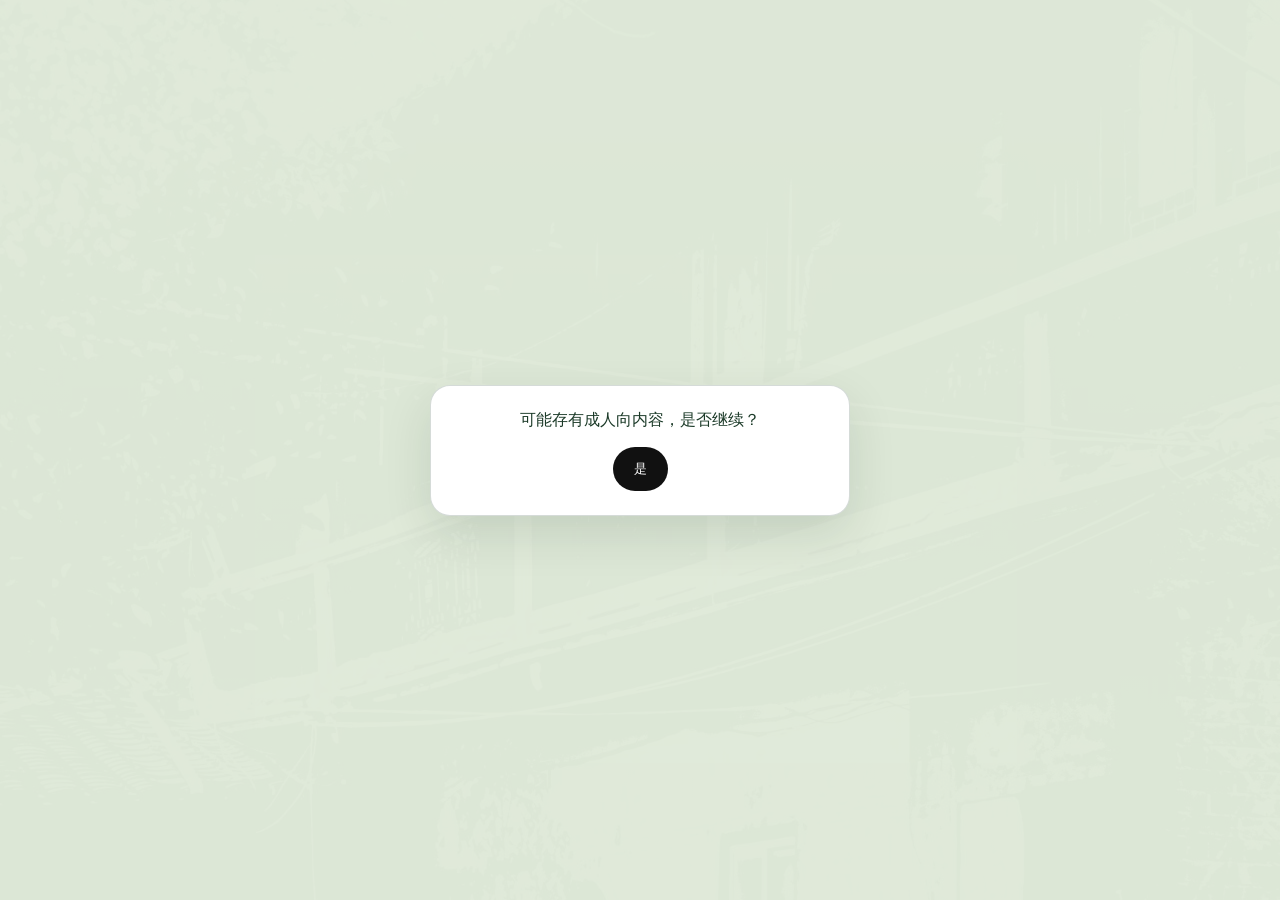
<file: index.html>
<!DOCTYPE html>
<html lang="zh-CN">
<head>
  <meta charset="UTF-8">
  <meta name="viewport" content="width=device-width, initial-scale=1.0">
  <title>Lakis' ROOM</title>
  <link rel="stylesheet" href="styles.css">
</head>
<body>
  <div id="gate" class="gate">
    <div class="gate__card">
      <p class="gate__text">可能存有成人向内容，是否继续？</p>
      <div class="gate__actions">
        <button id="gateEnter" class="button button--solid" type="button">是</button>
      </div>
    </div>
  </div>

  <main id="home" class="home hidden">
    <div class="home__top-actions">
      <a id="publishEntry" class="home__top-button" href="publish.html">发布</a>
      <a id="messageEntry" class="home__top-button hidden" href="messages.html">消息</a>
    </div>

    <div class="home__center">
      <div class="home__title-block">
        <h1 class="home__title">Lakis' ROOM</h1>
        <p class="home__corner-note">枕禾的小屋</p>
      </div>
      <img id="homeMainImage" class="home__image" src="棉花.jpg" alt="Lakis' ROOM">
      <p id="homeWelcome" class="home__subtitle">欢迎来访^^</p>
    </div>

    <div class="home__footer">
      <div class="home__search-row">
        <input id="searchInput" class="home__search" type="search" placeholder="搜索">
        <button id="homeSearchBtn" class="button button--solid" type="button">搜索</button>
      </div>
      <div class="home__categories">
        <button class="category" type="button" data-link="qingshui.html">清水</button>
        <button class="category" type="button" data-link="traffic.html">交通</button>
        <button class="category" type="button" data-link="guestbook.html">留言墙</button>
      </div>
      <a class="settings-link" href="settings.html">设置</a>
    </div>
  </main>

  <script src="config.js"></script>
  <script>
    (function () {
      const SUPABASE_URL = window.SUPABASE_URL;
      const SUPABASE_ANON_KEY = window.SUPABASE_ANON_KEY;
      const SESSION_KEY = "lakis_room_session";

      const gate = document.getElementById("gate");
      const home = document.getElementById("home");
      const enter = document.getElementById("gateEnter");
      const searchInput = document.getElementById("searchInput");
      const homeSearchBtn = document.getElementById("homeSearchBtn");
      const categories = document.querySelectorAll(".category");
      const publishEntry = document.getElementById("publishEntry");
      const messageEntry = document.getElementById("messageEntry");

      function getSession() {
        try {
          const raw = localStorage.getItem(SESSION_KEY);
          if (!raw) return null;
          const session = JSON.parse(raw);
          if (!session || !session.access_token || !session.expires_at) return null;
          if (Date.now() / 1000 > session.expires_at) return null;
          return session;
        } catch {
          return null;
        }
      }

      function refreshTopButtons() {
        const loggedIn = Boolean(getSession()?.access_token);
        if (messageEntry) messageEntry.classList.toggle("hidden", !loggedIn);
      }

      function normalizeCategory(value) {
        const raw = String(value || "").trim();
        const lower = raw.toLowerCase();
        if (lower === "pure" || raw.includes("清水")) return "pure";
        if (lower === "traffic" || raw.includes("交通")) return "traffic";
        return "";
      }

      function matchKeyword(item, keyword) {
        const tags = Array.isArray(item.tags) ? item.tags.join(" ") : String(item.tags || "");
        const text = [item.title, tags].join(" ").toLowerCase();
        return text.includes(keyword.toLowerCase());
      }

      async function checkAdminPermission() {
        if (!SUPABASE_URL || !SUPABASE_ANON_KEY) return false;
        const session = getSession();
        if (!session?.access_token || !session?.user?.email) return false;

        const url =
          `${SUPABASE_URL}/rest/v1/admins?select=email` +
          `&email=eq.${encodeURIComponent(session.user.email)}&limit=1`;

        try {
          const res = await fetch(url, {
            headers: {
              apikey: SUPABASE_ANON_KEY,
              Authorization: `Bearer ${session.access_token}`
            }
          });
          if (!res.ok) return false;
          const data = await res.json();
          return Array.isArray(data) && data.length > 0;
        } catch {
          return false;
        }
      }

      const openHome = () => {
        gate.classList.add("hidden");
        home.classList.remove("hidden");
        localStorage.setItem("lakis_gate_passed", "1");
      };

      const params = new URLSearchParams(window.location.search);
      const skipGate = params.get("skipGate") === "1";
      const hasPassed = localStorage.getItem("lakis_gate_passed") === "1";

      if (skipGate || hasPassed) {
        openHome();
      } else if (enter) {
        enter.addEventListener("click", openHome);
      }

      categories.forEach((btn) => {
        btn.addEventListener("click", () => {
          categories.forEach((item) => item.classList.remove("is-active"));
          btn.classList.add("is-active");
          const link = btn.dataset.link;
          if (link) {
            window.location.href = link;
            return;
          }
          const tag = btn.dataset.tag || "";
          if (searchInput) searchInput.value = tag;
        });
      });

      async function runSearch() {
        const keyword = (searchInput?.value || "").trim();
        if (!keyword) return;
        let rows = [];
        if (SUPABASE_URL && SUPABASE_ANON_KEY) {
          try {
            let res = await fetch(
              `${SUPABASE_URL}/rest/v1/articles?select=id,title,tags,category,created_at,is_private&or=(is_private.is.null,is_private.eq.false)&order=created_at.desc`,
              { headers: { apikey: SUPABASE_ANON_KEY } }
            );
            if (!res.ok) {
              res = await fetch(
                `${SUPABASE_URL}/rest/v1/articles?select=id,title,tags,category,created_at&order=created_at.desc`,
                { headers: { apikey: SUPABASE_ANON_KEY } }
              );
            }
            if (res.ok) {
              const data = await res.json();
              rows = Array.isArray(data) ? data : [];
            }
          } catch {
            rows = [];
          }
        }
        if (!rows.length && Array.isArray(window.ARTICLES)) {
          rows = window.ARTICLES.slice();
        }
        const matches = rows.filter((item) => matchKeyword(item, keyword));
        if (!rows.length) {
          window.location.href = `traffic.html?q=${encodeURIComponent(keyword)}`;
          return;
        }
        if (!matches.length) {
          window.alert("没有找到相关文章。");
          return;
        }
        const cat = normalizeCategory(matches[0].category);
        const target = cat === "pure" ? "qingshui.html" : "traffic.html";
        window.location.href = `${target}?q=${encodeURIComponent(keyword)}`;
      }

      if (homeSearchBtn) {
        homeSearchBtn.addEventListener("click", runSearch);
      }
      if (searchInput) {
        searchInput.addEventListener("keydown", (event) => {
          if (event.key === "Enter") {
            event.preventDefault();
            runSearch();
          }
        });
      }

      if (publishEntry) {
        publishEntry.addEventListener("click", async (event) => {
          event.preventDefault();
          const allowed = await checkAdminPermission();
          if (!allowed) {
            window.alert("抱歉，暂无权限。");
            return;
          }
          window.location.href = "publish.html";
        });
      }

      refreshTopButtons();
      window.addEventListener("focus", refreshTopButtons);
      window.addEventListener("storage", refreshTopButtons);
    })();
  </script>
</body>
</html>
</file>
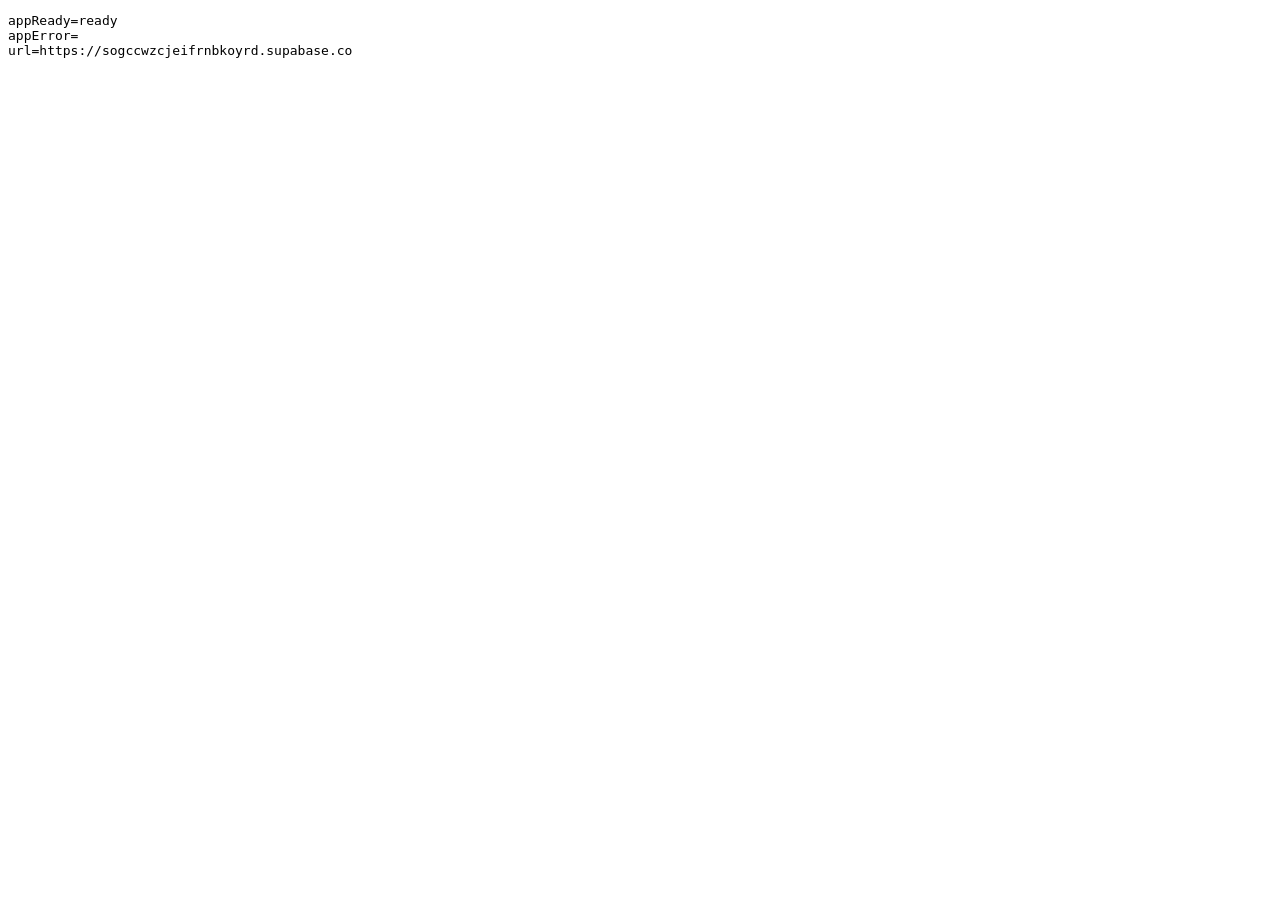
<file: debug.html>
<!DOCTYPE html>
<html lang="zh-CN">
<head>
  <meta charset="UTF-8">
  <meta name="viewport" content="width=device-width, initial-scale=1.0">
  <title>Debug</title>
</head>
<body>
  <pre id="out">loading</pre>
  <script src="config.js?v=7"></script>
  <script src="script.js?v=7"></script>
  <script>
    const out = document.getElementById("out");
    out.textContent = [
      `appReady=${window.__appReady}`,
      `appError=${window.__appError || ""}`,
      `url=${window.SUPABASE_URL || ""}`
    ].join("\n");
  </script>
</body>
</html>
</file>
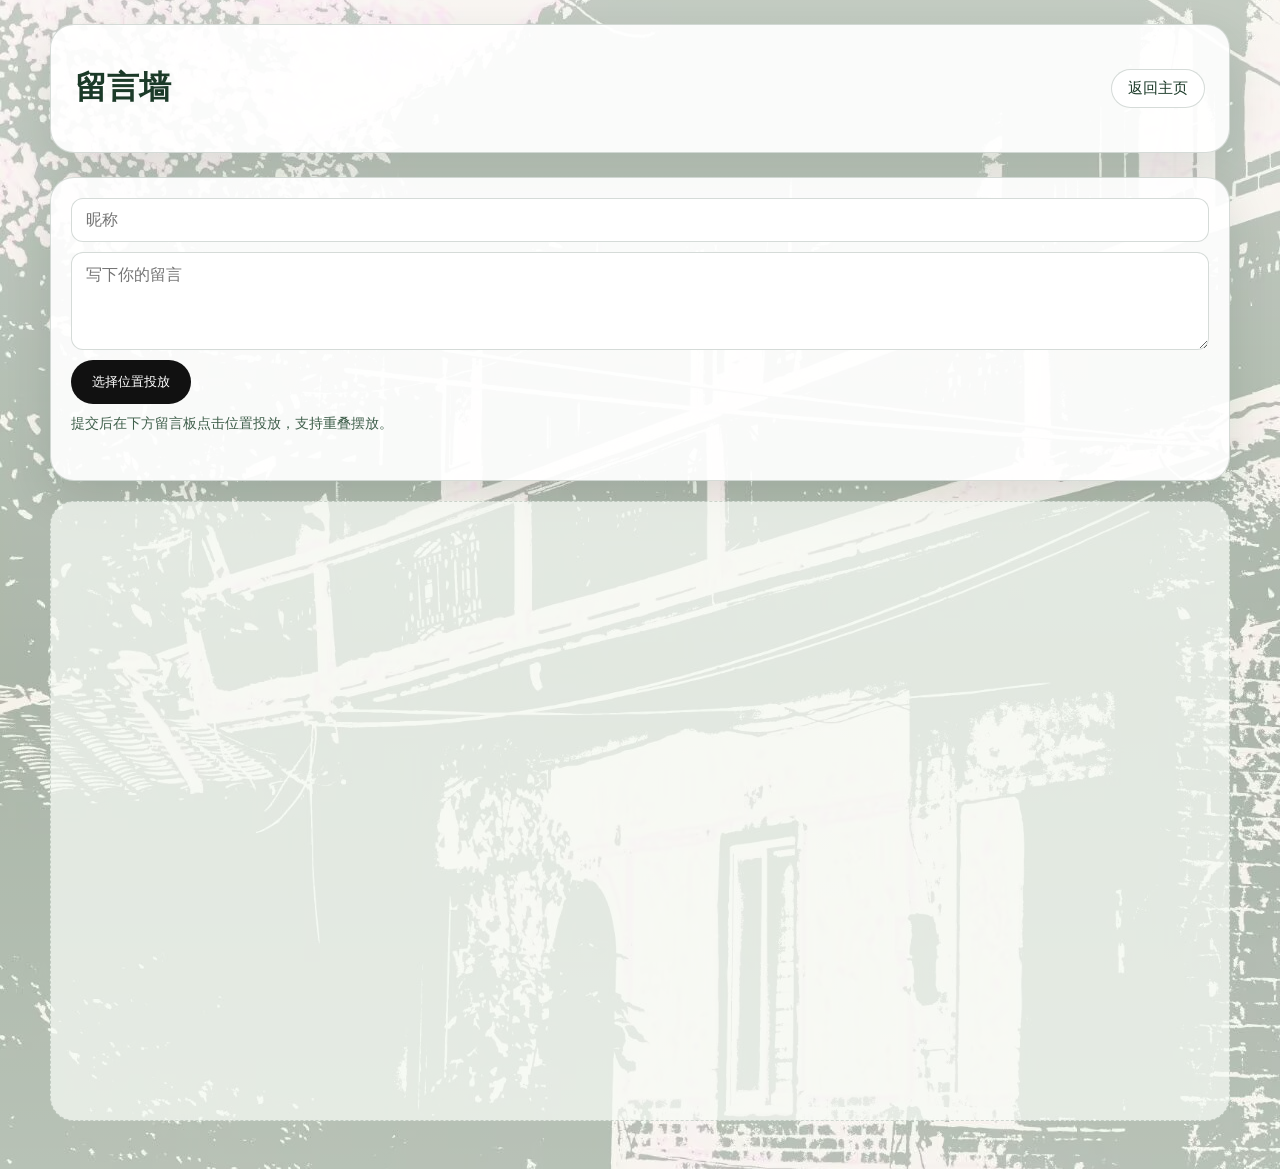
<file: guestbook.html>
﻿<!DOCTYPE html>
<html lang="zh-CN">
<head>
  <meta charset="UTF-8">
  <meta name="viewport" content="width=device-width, initial-scale=1.0">
  <title>Lakis' ROOM · 留言墙</title>
  <link rel="stylesheet" href="styles.css">
</head>
<body>
  <div class="page-shell">
    <header class="hero-min">
      <h1 class="hero-min__title">留言墙</h1>
      <a class="back-home" href="./index.html?skipGate=1">返回主页</a>
    </header>

    <section class="guestbook">
      <div class="guestbook__form">
        <input id="guestName" type="text" placeholder="昵称">
        <textarea id="guestMessage" rows="4" placeholder="写下你的留言"></textarea>
        <div class="guestbook__actions">
          <button id="guestSubmit" class="button button--solid" type="button">选择位置投放</button>
          <button id="guestClearAll" class="button button--ghost hidden" type="button">清空全部</button>
        </div>
        <div class="guestbook__hint">提交后在下方留言板点击位置投放，支持重叠摆放。</div>
        <div id="guestStatus" class="settings__status"></div>
      </div>
      <div id="guestWall" class="guestbook__wall"></div>
    </section>
  </div>

  <script src="config.js"></script>
  <script>
    const SUPABASE_URL = window.SUPABASE_URL;
    const SUPABASE_ANON_KEY = window.SUPABASE_ANON_KEY;
    const NAME_STORAGE_KEY = "lakis_room_comment_name";
    const SESSION_KEY = "lakis_room_session";
    const LOCAL_KEY = "lakis_room_guestbook_local";
    const HIDDEN_KEY = "lakis_room_guestbook_hidden_ids";
    const GUESTBOOK_TITLE = "留言墙";

    const nameInput = document.getElementById("guestName");
    const messageInput = document.getElementById("guestMessage");
    const submitButton = document.getElementById("guestSubmit");
    const clearAllButton = document.getElementById("guestClearAll");
    const wall = document.getElementById("guestWall");
    const statusEl = document.getElementById("guestStatus");

    let isAdmin = false;
    let guestbookArticleId = null;
    let notesCache = [];
    let pendingNote = null;
    let ghostNoteEl = null;
    let topZ = Date.now();

    function formatDate(value) {
      if (!value) return "";
      const date = new Date(value);
      if (Number.isNaN(date.getTime())) return String(value);
      return date.toISOString().slice(0, 10);
    }

    function loadSavedName() {
      try {
        return localStorage.getItem(NAME_STORAGE_KEY) || "";
      } catch {
        return "";
      }
    }

    function saveName(value) {
      try {
        localStorage.setItem(NAME_STORAGE_KEY, value);
      } catch {
        // ignore
      }
    }

    function getSession() {
      try {
        const raw = localStorage.getItem(SESSION_KEY);
        if (!raw) return null;
        const session = JSON.parse(raw);
        if (!session || !session.access_token || !session.expires_at) return null;
        if (Date.now() / 1000 > session.expires_at) return null;
        return session;
      } catch {
        return null;
      }
    }

    function loadLocalNotes() {
      try {
        const raw = localStorage.getItem(LOCAL_KEY);
        const data = raw ? JSON.parse(raw) : [];
        return Array.isArray(data) ? data : [];
      } catch {
        return [];
      }
    }

    function saveLocalNotes(list) {
      try {
        localStorage.setItem(LOCAL_KEY, JSON.stringify(list));
      } catch {
        // ignore
      }
    }

    function removeLocalNoteById(id) {
      const list = loadLocalNotes().filter((item) => String(item.id) !== String(id));
      saveLocalNotes(list);
      return list;
    }

    function loadHiddenIds() {
      try {
        const raw = localStorage.getItem(HIDDEN_KEY);
        const list = raw ? JSON.parse(raw) : [];
        return new Set(Array.isArray(list) ? list.map((v) => String(v)) : []);
      } catch {
        return new Set();
      }
    }

    function saveHiddenIds(set) {
      try {
        localStorage.setItem(HIDDEN_KEY, JSON.stringify(Array.from(set)));
      } catch {
        // ignore
      }
    }

    function markHiddenIds(ids) {
      const hidden = loadHiddenIds();
      ids.forEach((id) => {
        if (id != null) hidden.add(String(id));
      });
      saveHiddenIds(hidden);
    }

    function unmarkHiddenIds(ids) {
      const hidden = loadHiddenIds();
      ids.forEach((id) => {
        if (id != null) hidden.delete(String(id));
      });
      saveHiddenIds(hidden);
    }

    async function archiveGuestbookNote(id) {
      if (!SUPABASE_URL || !SUPABASE_ANON_KEY || !id) return true;
      try {
        await apiFetch(`/rest/v1/comments?id=eq.${id}`, {
          method: "PATCH",
          body: { comment_type: "guestbook_archived" },
          auth: true
        });
        return true;
      } catch {
        return false;
      }
    }

    function clamp(num, min, max) {
      return Math.max(min, Math.min(max, num));
    }

    function nextTopZ() {
      topZ = Math.max(topZ + 1, Date.now());
      return topZ;
    }

    function bringNoteToFront(noteEl) {
      if (!noteEl || !noteEl.classList || !noteEl.classList.contains("guest-note")) return;
      noteEl.style.zIndex = String(nextTopZ());
      if (noteEl.parentNode === wall) {
        wall.appendChild(noteEl);
      }
    }

    function wallMetrics() {
      return {
        width: Math.max(1, wall.clientWidth),
        height: Math.max(1, wall.clientHeight),
        left: wall.getBoundingClientRect().left + wall.clientLeft,
        top: wall.getBoundingClientRect().top + wall.clientTop
      };
    }

    function clampWithinWall(x, y, noteWidth, noteHeight) {
      const metrics = wallMetrics();
      return {
        x: clamp(x, 0, Math.max(0, metrics.width - noteWidth)),
        y: clamp(y, 0, Math.max(0, metrics.height - noteHeight))
      };
    }

    function placeByCenter(clientX, clientY, noteWidth, noteHeight) {
      const metrics = wallMetrics();
      const rawX = clientX - metrics.left - noteWidth / 2;
      const rawY = clientY - metrics.top - noteHeight / 2;
      return clampWithinWall(rawX, rawY, noteWidth, noteHeight);
    }

    function toMeta(item, index = 0) {
      const fallback = {
        x: 8 + (index % 7) * 11,
        y: 8 + Math.floor(index / 7) * 13,
        z: Date.now() + index
      };
      const raw = item && item.selection_text ? String(item.selection_text) : "";
      if (!raw) return fallback;
      try {
        const parsed = JSON.parse(raw);
        const x = Number(parsed.x);
        const y = Number(parsed.y);
        const z = Number(parsed.z);
        return {
          x: Number.isFinite(x) ? clamp(x, 0, 100) : fallback.x,
          y: Number.isFinite(y) ? clamp(y, 0, 100) : fallback.y,
          z: Number.isFinite(z) ? z : fallback.z
        };
      } catch {
        return fallback;
      }
    }

    function applySavedPosition(noteEl, meta) {
      const metrics = wallMetrics();
      const noteWidth = noteEl.offsetWidth || 220;
      const noteHeight = noteEl.offsetHeight || 120;
      const rawX = (Number(meta?.x) || 0) / 100 * metrics.width;
      const rawY = (Number(meta?.y) || 0) / 100 * metrics.height;
      const p = clampWithinWall(rawX, rawY, noteWidth, noteHeight);
      noteEl.style.left = `${p.x}px`;
      noteEl.style.top = `${p.y}px`;
    }

    function createGhostIfNeeded() {
      if (!pendingNote) return null;
      if (!ghostNoteEl) {
        ghostNoteEl = document.createElement("div");
        ghostNoteEl.className = "guest-note guest-note--ghost";
        ghostNoteEl.innerHTML = `
          <div class="guest-note__meta">
            <span></span>
            <span></span>
          </div>
          <div class="guest-note__content"></div>
        `;
        wall.appendChild(ghostNoteEl);
      }
      const authorEl = ghostNoteEl.querySelector(".guest-note__meta span");
      const contentEl = ghostNoteEl.querySelector(".guest-note__content");
      if (authorEl) authorEl.textContent = pendingNote.author || "Anonymous";
      if (contentEl) contentEl.textContent = pendingNote.content || "";
      return ghostNoteEl;
    }

    function removeGhost() {
      if (ghostNoteEl && ghostNoteEl.parentNode) {
        ghostNoteEl.parentNode.removeChild(ghostNoteEl);
      }
      ghostNoteEl = null;
    }

    function updateGhost(clientX, clientY) {
      if (!pendingNote) return;
      const ghost = createGhostIfNeeded();
      if (!ghost) return;
      const noteWidth = ghost.offsetWidth || 220;
      const noteHeight = ghost.offsetHeight || 120;
      const p = placeByCenter(clientX, clientY, noteWidth, noteHeight);
      ghost.style.left = `${p.x}px`;
      ghost.style.top = `${p.y}px`;
      ghost.style.zIndex = `${Date.now()}`;
    }

    async function apiFetch(path, { method = "GET", body, auth = false } = {}) {
      const headers = { apikey: SUPABASE_ANON_KEY };
      const session = getSession();
      if (auth && session?.access_token) {
        headers.Authorization = `Bearer ${session.access_token}`;
      }
      if (body) headers["Content-Type"] = "application/json";
      const res = await fetch(`${SUPABASE_URL}${path}`, {
        method,
        headers,
        body: body ? JSON.stringify(body) : undefined
      });
      const text = await res.text();
      let data;
      try {
        data = text ? JSON.parse(text) : null;
      } catch {
        data = text;
      }
      if (!res.ok) {
        const message = typeof data === "object" && data?.message ? data.message : (res.statusText || "Request failed");
        throw new Error(message);
      }
      return data;
    }

    async function loadGuestbookArticleId() {
      if (!SUPABASE_URL || !SUPABASE_ANON_KEY) return null;
      try {
        const data = await apiFetch(
          `/rest/v1/articles?select=id,title&title=eq.${encodeURIComponent(GUESTBOOK_TITLE)}&limit=1`
        );
        guestbookArticleId = Array.isArray(data) && data[0] ? data[0].id : null;
        return guestbookArticleId;
      } catch {
        guestbookArticleId = null;
        return null;
      }
    }

    async function ensureGuestbookArticle() {
      if (guestbookArticleId) return guestbookArticleId;
      await loadGuestbookArticleId();
      if (guestbookArticleId) return guestbookArticleId;
      if (!isAdmin) return null;

      try {
        await apiFetch(`/rest/v1/articles`, {
          method: "POST",
          auth: true,
          body: {
            title: GUESTBOOK_TITLE,
            category: "留言墙",
            tags: ["留言墙"],
            summary: "",
            content: ""
          }
        });
      } catch {
        // ignore
      }
      await loadGuestbookArticleId();
      return guestbookArticleId;
    }

    async function checkAdmin() {
      const session = getSession();
      if (!session?.user?.email || !SUPABASE_URL || !SUPABASE_ANON_KEY) {
        isAdmin = false;
        clearAllButton.classList.add("hidden");
        return;
      }
      try {
        const data = await apiFetch(
          `/rest/v1/admins?select=email&email=eq.${encodeURIComponent(session.user.email)}&limit=1`,
          { auth: true }
        );
        isAdmin = Array.isArray(data) && data.length > 0;
      } catch {
        isAdmin = false;
      }
      clearAllButton.classList.toggle("hidden", !isAdmin);
    }

    function renderNotes(list) {
      wall.innerHTML = "";
      const items = list
        .map((item, index) => ({ ...item, _meta: toMeta(item, index) }))
        .sort((a, b) => (a._meta.z || 0) - (b._meta.z || 0));
      topZ = Math.max(
        Date.now(),
        ...items.map((item) => Number(item?._meta?.z) || 0)
      );

      items.forEach((item) => {
        const note = document.createElement("div");
        note.className = "guest-note";
        note.style.zIndex = String(item._meta.z || 1);

        const name = item.author || "Anonymous";
        const time = formatDate(item.created_at);
        const content = item.content || "";
        const deleteButton =
          isAdmin && item.id
            ? `<div class="guest-note__actions"><button class="guest-note__delete" type="button" data-id="${item.id}">删除</button></div>`
            : "";

        note.innerHTML = `
          <div class="guest-note__meta">
            <span>${name}</span>
            <span>${time}</span>
          </div>
          <div class="guest-note__content"></div>
          ${deleteButton}
        `;

        const contentEl = note.querySelector(".guest-note__content");
        if (contentEl) contentEl.textContent = content;
        note.addEventListener("pointerdown", (event) => {
          if (pendingNote) return;
          if (event.target && event.target.closest(".guest-note__delete")) return;
          bringNoteToFront(note);
        });
        wall.appendChild(note);
        applySavedPosition(note, item._meta);
      });

      if (isAdmin) {
        wall.querySelectorAll(".guest-note__delete").forEach((button) => {
          button.addEventListener("click", async () => {
            const id = button.getAttribute("data-id");
            if (!id) return;
            const ok = window.confirm("删除这条留言吗？");
            if (!ok) return;
            markHiddenIds([id]);
            const card = button.closest(".guest-note");
            if (card) card.remove();
            statusEl.textContent = "已删除。";

            if (String(id).startsWith("local-")) {
              notesCache = removeLocalNoteById(id);
              return;
            }
            const okSync = await archiveGuestbookNote(id);
            if (!okSync) statusEl.textContent = "已从墙面删除（云端同步失败）";
          });
        });
      }
    }

    async function loadNotes() {
      if (!SUPABASE_URL || !SUPABASE_ANON_KEY) {
        const hidden = loadHiddenIds();
        notesCache = loadLocalNotes().filter((item) => !hidden.has(String(item.id)));
        renderNotes(notesCache);
        return;
      }

      await ensureGuestbookArticle();
      if (!guestbookArticleId) {
        const hidden = loadHiddenIds();
        notesCache = loadLocalNotes().filter((item) => !hidden.has(String(item.id)));
        renderNotes(notesCache);
        return;
      }

      try {
        const data = await apiFetch(
          `/rest/v1/comments?select=*&article_id=eq.${guestbookArticleId}&comment_type=eq.guestbook&order=created_at.asc`
        );
        const hidden = loadHiddenIds();
        notesCache = (Array.isArray(data) ? data : []).filter((item) => !hidden.has(String(item.id)));
        renderNotes(notesCache);
      } catch {
        const hidden = loadHiddenIds();
        notesCache = loadLocalNotes().filter((item) => !hidden.has(String(item.id)));
        renderNotes(notesCache);
      }
    }

    function startPlaceMode() {
      const authorValue = nameInput.value.trim();
      const content = messageInput.value.trim();
      if (!content) return;

      const author = authorValue || "Anonymous";
      if (authorValue) saveName(authorValue);

      pendingNote = { author, content };
      wall.classList.add("is-placing");
      createGhostIfNeeded();
      statusEl.textContent = "请在下方留言板点击投放位置。";
    }

    async function placePendingNote(clientX, clientY) {
      if (!pendingNote) return;
      const ghost = createGhostIfNeeded();
      const noteWidth = ghost ? (ghost.offsetWidth || 220) : 220;
      const noteHeight = ghost ? (ghost.offsetHeight || 120) : 120;
      const p = placeByCenter(clientX, clientY, noteWidth, noteHeight);
      const metrics = wallMetrics();
      const meta = {
        x: Number(((p.x / metrics.width) * 100).toFixed(2)),
        y: Number(((p.y / metrics.height) * 100).toFixed(2)),
        z: Date.now()
      };

      if (!SUPABASE_URL || !SUPABASE_ANON_KEY) {
        const notes = loadLocalNotes();
        notes.push({
          id: `local-${Date.now()}-${Math.random().toString(16).slice(2)}`,
          author: pendingNote.author,
          content: pendingNote.content,
          created_at: new Date().toISOString(),
          comment_type: "guestbook",
          selection_text: JSON.stringify(meta)
        });
        saveLocalNotes(notes);
        notesCache = notes;
        renderNotes(notesCache);
        pendingNote = null;
        removeGhost();
        wall.classList.remove("is-placing");
        messageInput.value = "";
        statusEl.textContent = "已放置。";
        return;
      }

      try {
        await ensureGuestbookArticle();
        if (!guestbookArticleId) {
          throw new Error("留言墙未初始化");
        }
        await apiFetch(`/rest/v1/comments`, {
          method: "POST",
          body: {
            article_id: guestbookArticleId,
            author: pendingNote.author,
            content: pendingNote.content,
            comment_type: "guestbook",
            selection_text: JSON.stringify(meta)
          },
          auth: false
        });
      } catch (err) {
        statusEl.textContent = `提交失败：${err.message}`;
        pendingNote = null;
        removeGhost();
        wall.classList.remove("is-placing");
        return;
      }

      pendingNote = null;
      removeGhost();
      wall.classList.remove("is-placing");
      messageInput.value = "";
      statusEl.textContent = "已放置。";
      await loadNotes();
    }

    async function clearAllNotes() {
      if (!isAdmin) {
        statusEl.textContent = "仅管理员可清空。";
        return;
      }
      const ok = window.confirm("确认清空留言墙全部便利贴？");
      if (!ok) return;

      const idsToHide = notesCache.map((item) => String(item.id)).filter(Boolean);
      markHiddenIds(idsToHide);
      notesCache = [];
      renderNotes(notesCache);
      pendingNote = null;
      removeGhost();
      wall.classList.remove("is-placing");

      if (!SUPABASE_URL || !SUPABASE_ANON_KEY) {
        saveLocalNotes([]);
        statusEl.textContent = "已清空。";
        return;
      }

      try {
        await ensureGuestbookArticle();
        if (!guestbookArticleId) throw new Error("留言墙未初始化");
        let synced = true;
        for (const id of idsToHide) {
          if (String(id).startsWith("local-")) continue;
          const okSync = await archiveGuestbookNote(id);
          if (!okSync) synced = false;
        }
        statusEl.textContent = synced ? "已清空。" : "已清空（云端同步部分失败）";
      } catch {
        statusEl.textContent = "已清空（云端同步失败）";
      }
    }

    const savedName = loadSavedName();
    if (savedName) nameInput.value = savedName;

    nameInput.addEventListener("input", (event) => {
      const value = event.target.value.trim();
      if (value) saveName(value);
    });

    submitButton.addEventListener("click", startPlaceMode);
    clearAllButton.addEventListener("click", clearAllNotes);

    wall.addEventListener("mousemove", (event) => {
      if (!pendingNote) return;
      updateGhost(event.clientX, event.clientY);
    });

    wall.addEventListener("click", (event) => {
      if (!pendingNote) return;
      placePendingNote(event.clientX, event.clientY);
    });


    window.addEventListener("keydown", (event) => {
      if (event.key !== "Escape" || !pendingNote) return;
      pendingNote = null;
      removeGhost();
      wall.classList.remove("is-placing");
      statusEl.textContent = "";
    });

    window.addEventListener("resize", () => {
      if (pendingNote && ghostNoteEl) {
        const rect = wall.getBoundingClientRect();
        updateGhost(rect.left + rect.width / 2, rect.top + rect.height / 2);
      }
      if (notesCache.length) {
        renderNotes(notesCache);
      }
    });

    window.addEventListener("focus", () => {
      checkAdmin();
    });

    document.addEventListener("visibilitychange", () => {
      if (!document.hidden) checkAdmin();
    });

    window.addEventListener("storage", (event) => {
      if (event.key === SESSION_KEY) checkAdmin();
    });

    (async () => {
      await checkAdmin();
      await loadNotes();
    })();
  </script>
</body>
</html>
</file>
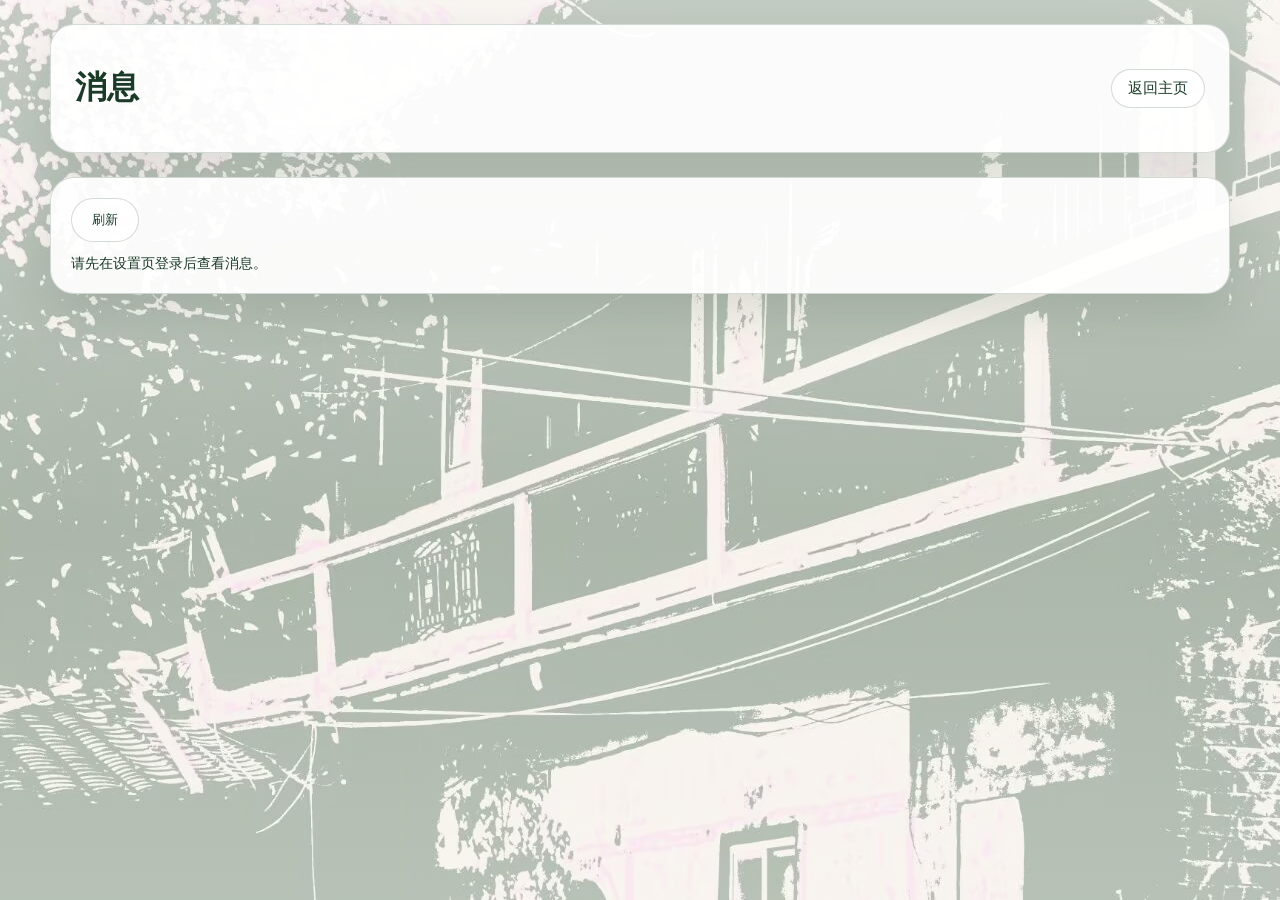
<file: messages.html>
﻿<!DOCTYPE html>
<html lang="zh-CN">
<head>
  <meta charset="UTF-8">
  <meta name="viewport" content="width=device-width, initial-scale=1.0">
  <title>Lakis' ROOM · 消息</title>
  <link rel="stylesheet" href="styles.css">
</head>
<body>
  <div class="page-shell">
    <header class="hero-min">
      <h1 class="hero-min__title">消息</h1>
      <a class="back-home" href="./index.html?skipGate=1">返回主页</a>
    </header>

    <section class="messages">
      <div class="settings__card">
        <div class="settings__actions">
          <button id="reloadMessages" class="button button--ghost" type="button">刷新</button>
        </div>
        <div id="messagesStatus" class="settings__status"></div>
      </div>
      <div id="messagesList"></div>
    </section>
  </div>

  <script src="config.js"></script>
  <script>
    const SUPABASE_URL = window.SUPABASE_URL;
    const SUPABASE_ANON_KEY = window.SUPABASE_ANON_KEY;
    const SESSION_KEY = "lakis_room_session";
    const HIDDEN_MESSAGES_KEY = "lakis_room_hidden_messages";

    const reloadButton = document.getElementById("reloadMessages");
    const statusEl = document.getElementById("messagesStatus");
    const listEl = document.getElementById("messagesList");

    function loadHiddenMessages() {
      try {
        const raw = localStorage.getItem(HIDDEN_MESSAGES_KEY);
        const list = raw ? JSON.parse(raw) : [];
        return new Set(Array.isArray(list) ? list.map((v) => String(v)) : []);
      } catch {
        return new Set();
      }
    }

    function saveHiddenMessages(set) {
      try {
        localStorage.setItem(HIDDEN_MESSAGES_KEY, JSON.stringify(Array.from(set)));
      } catch {
        // ignore
      }
    }

    function markHiddenMessage(id) {
      const set = loadHiddenMessages();
      set.add(String(id));
      saveHiddenMessages(set);
    }

    function unmarkHiddenMessage(id) {
      const set = loadHiddenMessages();
      set.delete(String(id));
      saveHiddenMessages(set);
    }

    function getSession() {
      try {
        const raw = localStorage.getItem(SESSION_KEY);
        if (!raw) return null;
        const session = JSON.parse(raw);
        if (!session || !session.access_token || !session.expires_at) return null;
        if (Date.now() / 1000 > session.expires_at) return null;
        return session;
      } catch {
        return null;
      }
    }

    async function apiFetch(path, { method = "GET", body, auth = false } = {}) {
      const headers = { apikey: SUPABASE_ANON_KEY };
      const session = getSession();
      if (auth && session?.access_token) headers.Authorization = `Bearer ${session.access_token}`;
      if (body) headers["Content-Type"] = "application/json";

      const res = await fetch(`${SUPABASE_URL}${path}`, {
        method,
        headers,
        body: body ? JSON.stringify(body) : undefined
      });
      const text = await res.text();
      let data = null;
      try {
        data = text ? JSON.parse(text) : null;
      } catch {
        data = text;
      }
      if (!res.ok) {
        const message = typeof data === "object" && data?.message ? data.message : (res.statusText || "Request failed");
        throw new Error(message);
      }
      return data;
    }

    async function checkAdmin() {
      const session = getSession();
      if (!session?.user?.email) return false;
      try {
        const rows = await apiFetch(
          `/rest/v1/admins?select=email&email=eq.${encodeURIComponent(session.user.email)}&limit=1`,
          { auth: true }
        );
        return Array.isArray(rows) && rows.length > 0;
      } catch {
        return false;
      }
    }

    function formatDate(value) {
      if (!value) return "";
      const d = new Date(value);
      if (Number.isNaN(d.getTime())) return String(value);
      const y = d.getFullYear();
      const m = String(d.getMonth() + 1).padStart(2, "0");
      const day = String(d.getDate()).padStart(2, "0");
      const hh = String(d.getHours()).padStart(2, "0");
      const mm = String(d.getMinutes()).padStart(2, "0");
      return `${y}-${m}-${day} ${hh}:${mm}`;
    }

        function typeLabel(type) {
      if (type === "guestbook") return "留言";
      if (type === "guestbook_archived") return "留言（已从墙面清空）";
      if (type === "selection") return "划线评论";
      if (type === "chapter") return "章节评论";
      return "评论";
    }

    function escapeHtml(value) {
      return String(value || "")
        .replaceAll("&", "&amp;")
        .replaceAll("<", "&lt;")
        .replaceAll(">", "&gt;");
    }

        async function loadMessages() {
      if (!SUPABASE_URL || !SUPABASE_ANON_KEY) {
        statusEl.textContent = "当前未配置 Supabase。";
        listEl.innerHTML = "";
        return;
      }

      const session = getSession();
      if (!session?.access_token) {
        statusEl.textContent = "请先在设置页登录后查看消息。";
        listEl.innerHTML = "";
        return;
      }

      statusEl.textContent = "加载中...";
      try {
        const [comments, articles, isAdmin] = await Promise.all([
          apiFetch(`/rest/v1/comments?select=id,article_id,author,content,comment_type,selection_text,paragraph_index,created_at&order=created_at.desc&limit=500`, { auth: false }),
          apiFetch(`/rest/v1/articles?select=id,title&limit=1000`, { auth: false }),
          checkAdmin()
        ]);

        const hidden = loadHiddenMessages();
        const commentRows = (Array.isArray(comments) ? comments : []).filter((item) => !hidden.has(String(item.id)));
        const articleRows = Array.isArray(articles) ? articles : [];
        const articleMap = new Map(articleRows.map((a) => [String(a.id), String(a.title || "")]));

        if (!commentRows.length) {
          statusEl.textContent = "暂无消息。";
          listEl.innerHTML = "";
          return;
        }

        listEl.innerHTML = commentRows.map((item) => {
          const type = item.comment_type || "general";
          const title = type === "guestbook" || type === "guestbook_archived"
            ? "留言墙"
            : (articleMap.get(String(item.article_id || "")) || "文章");
          const author = item.author || "匿名";
          const time = formatDate(item.created_at);
          const content = escapeHtml(item.content || "");
          const extra = type === "selection" && item.selection_text
            ? `<div class="selection-note">选中：${escapeHtml(item.selection_text)}</div>`
            : "";
          const action = isAdmin
            ? `<div class="settings__actions"><button class="button button--ghost message-delete" data-id="${item.id}" type="button">删除</button></div>`
            : "";

          return `
            <article class="message-item" data-id="${item.id}">
              <div class="message-item__meta">
                <span class="message-item__title">${escapeHtml(title)}</span>
                <span class="message-item__type">${typeLabel(type)}</span>
              </div>
              <div class="message-item__meta">
                <span>${escapeHtml(author)}</span>
                <span>${time}</span>
              </div>
              ${extra}
              <p class="message-item__content">${content}</p>
              ${action}
            </article>
          `;
        }).join("");

        if (isAdmin) {
          listEl.querySelectorAll(".message-delete").forEach((button) => {
            button.addEventListener("click", async () => {
              const id = button.getAttribute("data-id");
              if (!id) return;
              const ok = window.confirm("确定删除这条消息吗？");
              if (!ok) return;
              try {
                await apiFetch(`/rest/v1/comments?id=eq.${id}`, { method: "DELETE", auth: true });
                unmarkHiddenMessage(id);
                await loadMessages();
              } catch (err) {
                markHiddenMessage(id);
                const card = button.closest(".message-item");
                if (card) card.remove();
                statusEl.textContent = "删除已应用到当前界面（数据库策略限制已自动兜底）。";
              }
            });
          });
        }

        statusEl.textContent = `共 ${commentRows.length} 条消息`;
      } catch (err) {
        statusEl.textContent = `加载失败：${err.message}`;
      }
    }
    reloadButton.addEventListener("click", loadMessages);
    loadMessages();
  </script>
</body>
</html>
</file>
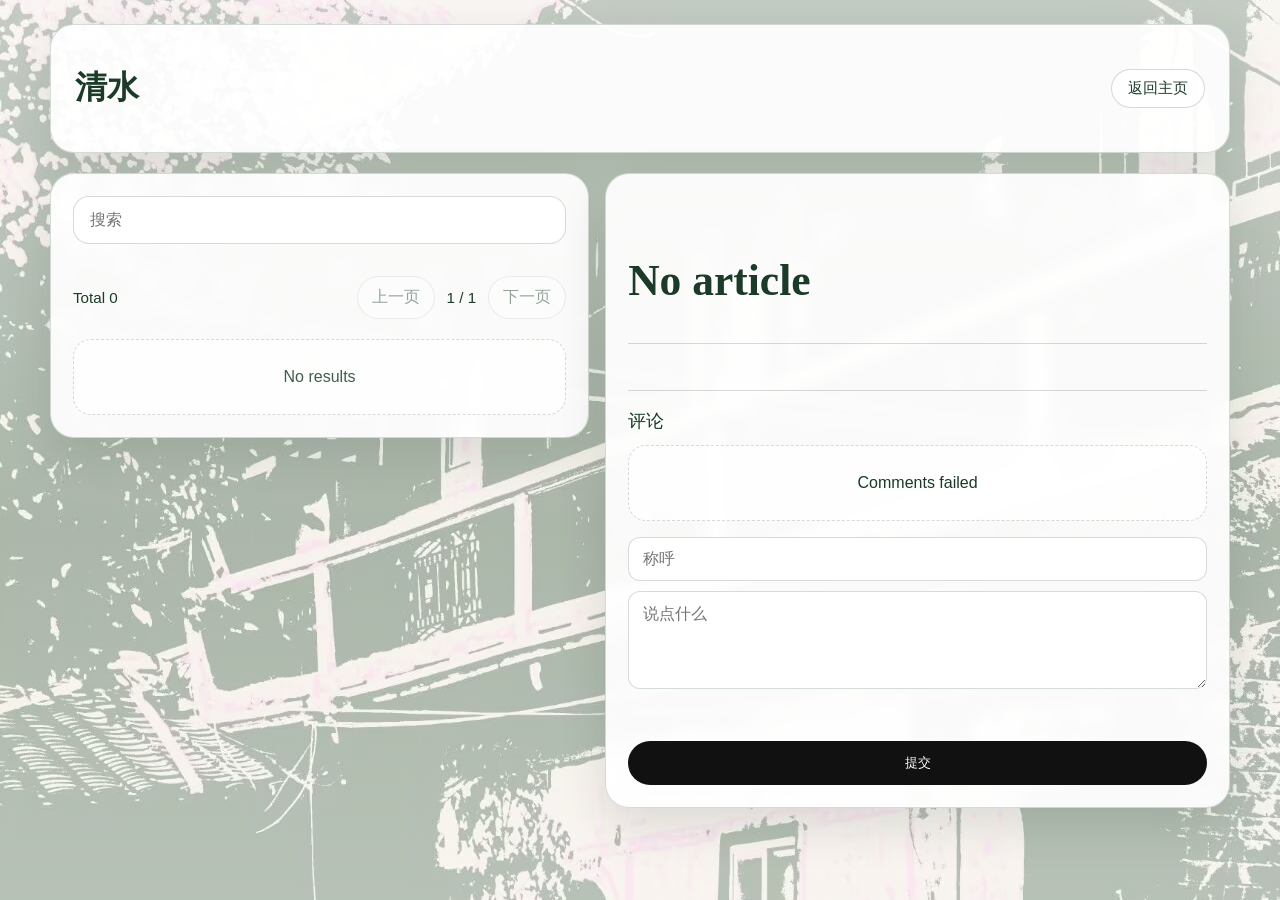
<file: qingshui.html>
<!DOCTYPE html>
<html lang="zh-CN">
<head>
  <meta charset="UTF-8">
  <meta name="viewport" content="width=device-width, initial-scale=1.0">
  <title>Lakis' ROOM · 清水</title>
  <link rel="stylesheet" href="styles.css">
</head>
<body data-comments-readonly="false" data-scope-category="pure" data-disable-tags="true" data-preview-only="true">
  <div class="page-shell">
    <header class="hero-min">
      <h1 class="hero-min__title">清水</h1>
      <a class="back-home" href="./index.html?skipGate=1">返回主页</a>
    </header>

    <main class="content-grid">
      <section class="library">
        <div class="library__toolbar">
          <div class="library__row">
            <input id="searchInput" type="search" placeholder="搜索">
          </div>
          <div id="tagFilters" class="tag-filters"></div>
          <div class="library__footer">
            <p id="totalCount" class="library__count"></p>
            <div class="pagination">
              <button id="prevPage" class="page-button" type="button">上一页</button>
              <span id="pageInfo" class="page-info"></span>
              <button id="nextPage" class="page-button" type="button">下一页</button>
            </div>
          </div>
        </div>
        <div id="article-list" class="article-list"></div>
      </section>

      <article class="reader">
        <div class="reader__meta">
          <p id="readerCategory" class="reader__category"></p>
          <p id="readerDate" class="reader__date"></p>
        </div>
        <h4 id="readerTitle" class="reader__title"></h4>
        <p id="readerIntro" class="reader__intro"></p>
        <div id="readerActions" class="reader__actions"></div>
        <div id="readerContent" class="reader__content"></div>

        <section class="comments">
          <div class="comments__header">
            <span class="comments__title">评论</span>
            <span id="commentsCount" class="comments__count"></span>
          </div>
          <div id="commentsList" class="comments__list"></div>
          <form id="commentForm" class="comments__form">
            <input id="commentAuthor" type="text" placeholder="称呼">
            <textarea id="commentContent" rows="4" placeholder="说点什么"></textarea>
            <p id="commentError" class="error hidden"></p>
            <p id="commentStatus" class="status"></p>
            <button class="button button--solid" type="submit">提交</button>
          </form>
        </section>
      </article>
    </main>
  </div>

  <template id="articleCardTemplate">
    <button class="article-card" type="button">
      <div class="article-card__top">
        <span class="article-card__category"></span>
        <span class="article-card__date"></span>
      </div>
      <h5 class="article-card__title"></h5>
      <p class="article-card__summary"></p>
      <div class="article-card__tags"></div>
    </button>
  </template>

  <div id="selectionPopover" class="selection-popover hidden" aria-hidden="true">
    <p id="selectionPreview" class="selection-popover__preview"></p>
    <form id="selectionForm" class="selection-form">
      <input id="selectionAuthor" type="text" placeholder="称呼">
      <textarea id="selectionComment" rows="3" placeholder="针对划线写评论"></textarea>
      <button class="button button--solid" type="submit">提交划线评论</button>
    </form>
  </div>

  <script src="articles-data.js"></script>
  <script src="config.js"></script>
  <script src="script.js"></script>
</body>
</html>
</file>
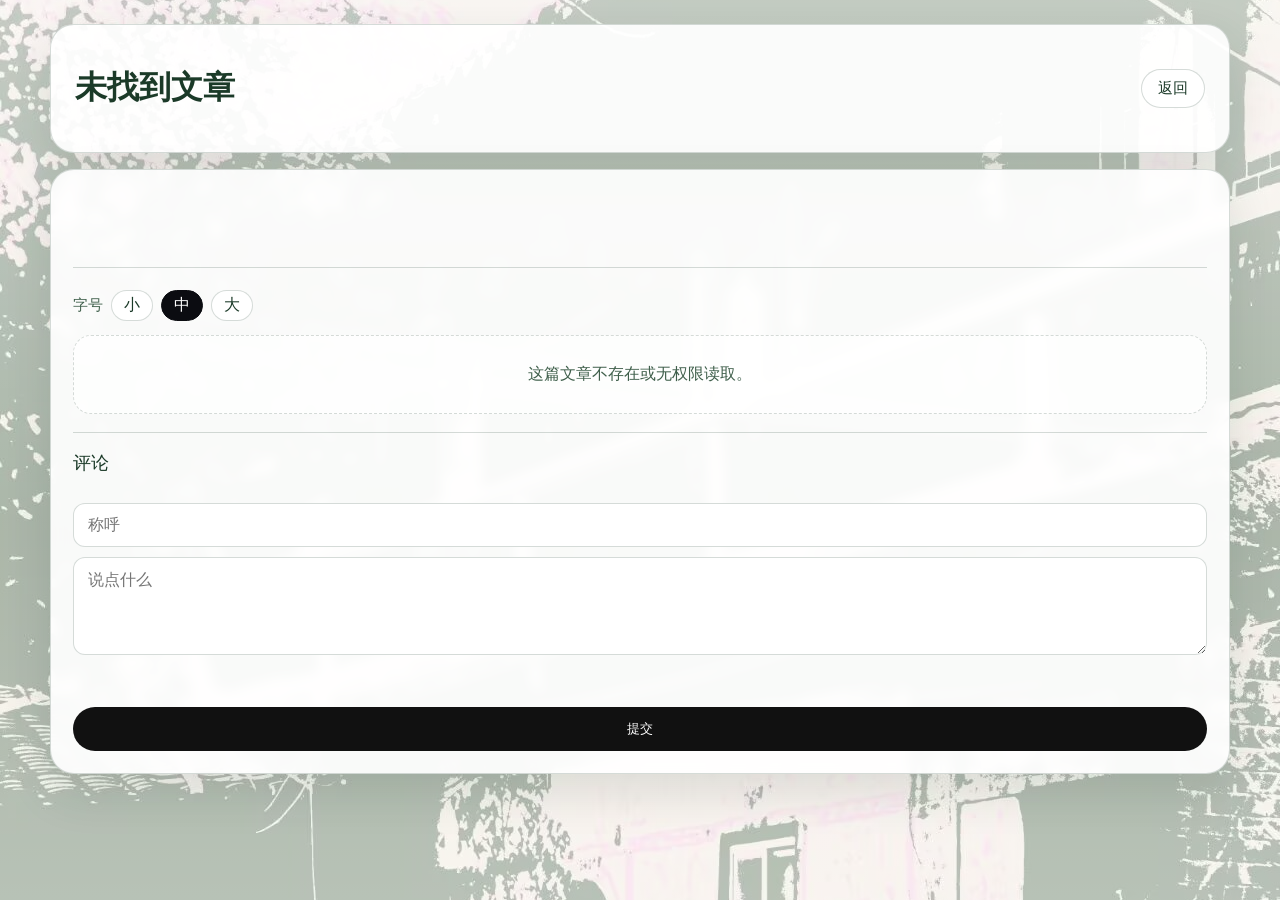
<file: read.html>
﻿<!DOCTYPE html>
<html lang="zh-CN">
<head>
  <meta charset="UTF-8">
  <meta name="viewport" content="width=device-width, initial-scale=1.0">
  <title>Lakis' ROOM - 阅读全文</title>
  <link rel="stylesheet" href="styles.css">
  <style>
    .read-chapter-title {
      font-family: "KaiTi", "Kaiti SC", "STKaiti", serif;
      font-size: 1.6rem;
      margin: 0 0 16px;
      color: var(--accent);
    }
    .read-font-size {
      display: flex;
      align-items: center;
      gap: 8px;
      margin: 4px 0 14px;
    }
    .read-font-size__label {
      color: var(--muted);
      font-size: 0.92rem;
    }
    .read-font-size__btn {
      border: 1px solid var(--line);
      border-radius: 999px;
      background: #fff;
      color: var(--text);
      padding: 4px 12px;
      font: inherit;
      cursor: pointer;
    }
    .read-font-size__btn.is-active {
      background: #0b0c11;
      color: #fff;
      border-color: #0b0c11;
    }
    .chapter-jump {
      display: inline-flex;
      gap: 8px;
      align-items: center;
      margin-left: 8px;
    }
    .chapter-jump select {
      border: 1px solid var(--line);
      border-radius: 999px;
      background: #fff;
      color: var(--text);
      padding: 6px 12px;
      font: inherit;
    }
    #readContent[data-font-size="small"] p {
      font-size: 1.02rem;
    }
    #readContent[data-font-size="medium"] p {
      font-size: 1.12rem;
    }
    #readContent[data-font-size="large"] p {
      font-size: 1.24rem;
    }
  </style>
</head>
<body>
  <div class="page-shell">
    <header class="hero-min">
      <h1 id="readTitle" class="hero-min__title">阅读全文</h1>
      <a id="readBack" class="back-home" href="./index.html?skipGate=1">返回</a>
    </header>

    <article class="reader" style="margin-top:16px;">
      <div class="reader__meta">
        <p id="readCategory" class="reader__category"></p>
        <p id="readDate" class="reader__date"></p>
      </div>
      <p id="readSummary" class="reader__intro"></p>
      <div class="read-font-size" aria-label="正文字号">
        <span class="read-font-size__label">字号</span>
        <button id="fontSizeSmall" class="read-font-size__btn" type="button">小</button>
        <button id="fontSizeMedium" class="read-font-size__btn" type="button">中</button>
        <button id="fontSizeLarge" class="read-font-size__btn" type="button">大</button>
      </div>
      <div id="readContent" class="reader__content"></div>
      <div id="chapterNav" class="chapter-nav hidden">
        <button id="prevChapter" class="chapter-button" type="button">上一章</button>
        <span id="chapterInfo" class="chapter-nav__info"></span>
        <div class="chapter-jump">
          <select id="chapterJumpSelect" aria-label="章节跳转"></select>
          <button id="chapterJumpBtn" class="chapter-button" type="button">跳转</button>
        </div>
        <button id="nextChapter" class="chapter-button" type="button">下一章</button>
      </div>

      <section class="comments" style="margin-top:18px;">
        <div class="comments__header">
          <span class="comments__title">评论</span>
          <span id="readCommentsCount" class="comments__count"></span>
        </div>
        <div id="readCommentsList" class="comments__list"></div>
        <form id="readCommentForm" class="comments__form">
          <input id="readCommentAuthor" type="text" placeholder="称呼">
          <textarea id="readCommentContent" rows="4" placeholder="说点什么"></textarea>
          <p id="readCommentError" class="error hidden"></p>
          <p id="readCommentStatus" class="status"></p>
          <button class="button button--solid" type="submit">提交</button>
        </form>
      </section>
    </article>
  </div>

  <div id="selectionPopover" class="selection-popover hidden" aria-hidden="true">
    <p id="selectionPreview" class="selection-popover__preview"></p>
    <form id="selectionForm" class="selection-form">
      <input id="selectionAuthor" type="text" placeholder="称呼">
      <textarea id="selectionComment" rows="3" placeholder="针对划线写评论"></textarea>
      <button class="button button--solid" type="submit">提交划线评论</button>
    </form>
  </div>

  <script src="articles-data.js"></script>
  <script src="config.js"></script>
  <script>
    const SUPABASE_URL = window.SUPABASE_URL;
    const SUPABASE_ANON_KEY = window.SUPABASE_ANON_KEY;
    const params = new URLSearchParams(window.location.search);
    const id = params.get("id");
    const back = params.get("back");

    const titleEl = document.getElementById("readTitle");
    const backEl = document.getElementById("readBack");
    const categoryEl = document.getElementById("readCategory");
    const dateEl = document.getElementById("readDate");
    const summaryEl = document.getElementById("readSummary");
    const contentEl = document.getElementById("readContent");
    const chapterNav = document.getElementById("chapterNav");
    const prevBtn = document.getElementById("prevChapter");
    const nextBtn = document.getElementById("nextChapter");
    const chapterInfo = document.getElementById("chapterInfo");
    const chapterJumpSelect = document.getElementById("chapterJumpSelect");
    const chapterJumpBtn = document.getElementById("chapterJumpBtn");
    const commentsCountEl = document.getElementById("readCommentsCount");
    const commentsListEl = document.getElementById("readCommentsList");
    const commentFormEl = document.getElementById("readCommentForm");
    const commentAuthorEl = document.getElementById("readCommentAuthor");
    const commentContentEl = document.getElementById("readCommentContent");
    const commentErrorEl = document.getElementById("readCommentError");
    const commentStatusEl = document.getElementById("readCommentStatus");
    const selectionPopover = document.getElementById("selectionPopover");
    const selectionPreview = document.getElementById("selectionPreview");
    const selectionForm = document.getElementById("selectionForm");
    const selectionAuthor = document.getElementById("selectionAuthor");
    const selectionComment = document.getElementById("selectionComment");
    const fontSizeSmall = document.getElementById("fontSizeSmall");
    const fontSizeMedium = document.getElementById("fontSizeMedium");
    const fontSizeLarge = document.getElementById("fontSizeLarge");

    let chapters = [];
    let hasExplicitChapters = false;
    let currentChapter = 0;
    let articleId = id;
    let isAdmin = false;
    let selectionState = null;
    let selectionAnchorRect = null;
    let copyHintTimer = null;
    let selectionCheckTimer = null;
    const READ_FONT_SIZE_KEY = "lakis_room_read_font_size";
    const allowedFontSizes = ["small", "medium", "large"];

    if (back && backEl) backEl.href = back;

    function formatDate(value) {
      if (!value) return "";
      const d = new Date(value);
      if (Number.isNaN(d.getTime())) return String(value);
      return d.toISOString().slice(0, 10);
    }

    function escapeHtml(value) {
      return String(value || "")
        .replaceAll("&", "&amp;")
        .replaceAll("<", "&lt;")
        .replaceAll(">", "&gt;")
        .replaceAll('"', "&quot;")
        .replaceAll("'", "&#39;");
    }

    function extractTextFromUnknown(input) {
      if (input == null) return "";
      if (typeof input === "string") return input.trim();
      if (Array.isArray(input)) return input.map((item) => extractTextFromUnknown(item)).filter(Boolean).join("\n\n").trim();
      if (typeof input === "object") {
        return extractTextFromUnknown(
          input.content || input.text || input.body || input.article_content || input.paragraphs || input.chapters
        );
      }
      return String(input).trim();
    }

        function isChapterHeading(text) {
      const t = String(text || "").trim();
      if (!t) return false;
      if (/^第[一二三四五六七八九十百千万零〇两0-9]+章(?:\s+.*)?$/.test(t)) return true;
      if (/^[一二三四五六七八九十百千万零〇两0-9]+[、．.]\s*.+$/.test(t)) return true;
      if (/^[（(][一二三四五六七八九十百千万零〇两0-9]+[)）]\s*.+$/.test(t)) return true;
      if (/^chapter\s+[0-9ivxlcdm]+(?:\s*[:\-]?\s*.*)?$/i.test(t)) return true;
      return false;
    }

    function normalizeChapterHeading(text) {
      const t = String(text || "").trim().replace(/\s+/g, " ");
      if (!t) return "";
      if (/^第[一二三四五六七八九十百千万零〇两0-9]+章/.test(t)) return t;

      const style1 = t.match(/^([一二三四五六七八九十百千万零〇两0-9]+)[、．.]\s*(.*)$/);
      if (style1) {
        const suffix = style1[2] ? ` ${style1[2]}` : "";
        return `第${style1[1]}章${suffix}`;
      }

      const style2 = t.match(/^[（(]([一二三四五六七八九十百千万零〇两0-9]+)[)）]\s*(.*)$/);
      if (style2) {
        const suffix = style2[2] ? ` ${style2[2]}` : "";
        return `第${style2[1]}章${suffix}`;
      }

      const style3 = t.match(/^chapter\s+([0-9ivxlcdm]+)(?:\s*[:\-]?\s*(.*))?$/i);
      if (style3) {
        const suffix = style3[2] ? ` ${style3[2]}` : "";
        return `Chapter ${style3[1]}${suffix}`;
      }

      return t;
    }

    function isChapterHeadingSmart(text, { isFirstLine = false } = {}) {
      const t = String(text || "").trim();
      if (!t) return false;
      const compactLen = t.replace(/\s+/g, "").length;
      if (compactLen > 36) return false;
      if (/[。！？；;!?]$/.test(t)) return false;
      if (/^第[一二三四五六七八九十百千万零〇两0-9]+章(?:\s+.*)?$/.test(t)) return true;
      if (/^chapter\s+[0-9ivxlcdm]+(?:\s*[:\-]?\s*.*)?$/i.test(t)) return true;
      if (isFirstLine) return false;
      if (/^[一二三四五六七八九十百千万零〇两0-9]+[、．.]\s*.+$/.test(t)) return true;
      if (/^[（(][一二三四五六七八九十百千万零〇两0-9]+[)）]\s*.+$/.test(t)) return true;
      return false;
    }
    function splitChapters(rawText) {
      const raw = String(rawText || "").trim();
      if (!raw) return { chapters: [], explicit: false };
      const lines = raw.split(/\r?\n/);
      const trimmedLines = lines.map((line) => line.trim());
      const firstNonEmptyIndex = trimmedLines.findIndex(Boolean);
      const headingCount = trimmedLines.reduce((count, line, idx) => {
        return isChapterHeadingSmart(line, { isFirstLine: idx === firstNonEmptyIndex }) ? count + 1 : count;
      }, 0);
      if (headingCount < 2) {
        return {
          explicit: false,
          chapters: [{
            title: "",
            paragraphs: raw.split(/\n\s*\n/g).map((p) => p.trim()).filter(Boolean)
          }]
        };
      }
      const chunks = [];
      let current = { title: "", paragraphs: [] };
      let explicit = false;

      function pushCurrent() {
        if (!current.title && !current.paragraphs.length) return;
        chunks.push({
          title: current.title || `第${chunks.length + 1}章`,
          paragraphs: current.paragraphs.slice()
        });
      }

      lines.forEach((line, idx) => {
        const t = line.trim();
        const isChapterTitle = isChapterHeadingSmart(t, { isFirstLine: idx === firstNonEmptyIndex });
        if (isChapterTitle) {
          explicit = true;
          pushCurrent();
          current = { title: normalizeChapterHeading(t), paragraphs: [] };
          return;
        }
        if (!t) return;
        current.paragraphs.push(t);
      });

      pushCurrent();
      if (!chunks.length) {
        return {
          explicit: false,
          chapters: [{ title: "", paragraphs: raw.split(/\n\s*\n/g).map((p) => p.trim()).filter(Boolean) }]
        };
      }

      return { chapters: chunks, explicit };
    }

    function hideSelectionPopover(force = false) {
      if (!selectionPopover) return;
      const active = document.activeElement;
      if (!force && active && selectionPopover.contains(active)) return;
      selectionPopover.classList.add("hidden");
      selectionPopover.setAttribute("aria-hidden", "true");
      selectionState = null;
      selectionAnchorRect = null;
    }

    function getKeyboardInset() {
      const vv = window.visualViewport;
      if (!vv) return 0;
      const diff = window.innerHeight - (vv.height + vv.offsetTop);
      return diff > 0 ? diff : 0;
    }

    function placeSelectionPopoverFromRect(rect) {
      if (!selectionPopover || !rect) return;
      const keyboardInset = getKeyboardInset();
      const popoverWidth = Math.min(320, Math.max(260, selectionPopover.offsetWidth || 320));
      const maxLeft = Math.max(12, window.innerWidth - popoverWidth - 12);
      const left = Math.max(12, Math.min(rect.left, maxLeft));

      const popoverHeight = selectionPopover.offsetHeight || 220;
      const preferTop = rect.bottom + 8;
      const maxTop = Math.max(8, window.innerHeight - keyboardInset - popoverHeight - 12);
      const top = Math.max(8, Math.min(preferTop, maxTop));

      selectionPopover.style.top = `${top}px`;
      selectionPopover.style.left = `${left}px`;
    }

    function placeSelectionPopover() {
      placeSelectionPopoverFromRect(selectionAnchorRect);
    }

    function getSavedReadFontSize() {
      try {
        const value = localStorage.getItem(READ_FONT_SIZE_KEY);
        return allowedFontSizes.includes(value) ? value : "medium";
      } catch {
        return "medium";
      }
    }

    function setReadFontSize(size) {
      const value = allowedFontSizes.includes(size) ? size : "medium";
      contentEl.dataset.fontSize = value;
      fontSizeSmall.classList.toggle("is-active", value === "small");
      fontSizeMedium.classList.toggle("is-active", value === "medium");
      fontSizeLarge.classList.toggle("is-active", value === "large");
      try {
        localStorage.setItem(READ_FONT_SIZE_KEY, value);
      } catch {
        // ignore
      }
    }

    function showSelectionPopover(range, paragraphIndex, text) {
      if (!selectionPopover || !selectionPreview) return;
      const rect = range.getBoundingClientRect();
      const rects = typeof range.getClientRects === "function" ? range.getClientRects() : null;
      const fallbackRect = rects && rects.length ? rects[0] : null;
      const targetRect =
        rect && (rect.width > 0 || rect.height > 0)
          ? rect
          : fallbackRect;
      if (!targetRect) return;
      selectionAnchorRect = {
        left: targetRect.left,
        bottom: targetRect.bottom
      };
      selectionPreview.textContent = text.length > 120 ? `${text.slice(0, 120)}...` : text;
      selectionPopover.classList.remove("hidden");
      selectionPopover.setAttribute("aria-hidden", "false");
      selectionState = { paragraphIndex, text };
      placeSelectionPopover();
    }

    function handleSelection() {
      const selection = window.getSelection();
      if (!selection || selection.isCollapsed) {
        const active = document.activeElement;
        if (!active || !selectionPopover || !selectionPopover.contains(active)) {
          hideSelectionPopover();
        }
        return;
      }
      const range = selection.getRangeAt(0);
      const container = range.commonAncestorContainer;
      const element = container.nodeType === 1 ? container : container.parentElement;
      const paragraph = element ? element.closest("p[data-paragraph]") : null;
      if (!paragraph || !contentEl.contains(paragraph)) {
        hideSelectionPopover();
        return;
      }
      const text = selection.toString().trim();
      if (!text) {
        hideSelectionPopover();
        return;
      }
      const paragraphIndex = Number(paragraph.dataset.paragraph || 0);
      showSelectionPopover(range, paragraphIndex, text);
    }

    function showNoCopyHint() {
      if (isAdmin || !commentStatusEl) return;
      commentStatusEl.textContent = "游客不可复制正文";
      if (copyHintTimer) window.clearTimeout(copyHintTimer);
      copyHintTimer = window.setTimeout(() => {
        if (!isAdmin && commentStatusEl.textContent === "游客不可复制正文") {
          commentStatusEl.textContent = "";
        }
      }, 1600);
    }

    function hasContentSelection() {
      const selection = window.getSelection();
      if (!selection || !selection.rangeCount) return false;
      const anchor = selection.anchorNode;
      const focus = selection.focusNode;
      const resolve = (node) => (node && node.nodeType === 1 ? node : node?.parentElement);
      const a = resolve(anchor);
      const f = resolve(focus);
      return Boolean((a && contentEl.contains(a)) || (f && contentEl.contains(f)));
    }

    function bindVisitorNoCopy() {
      const block = (event) => {
        if (isAdmin) return;
        event.preventDefault();
        showNoCopyHint();
      };
      contentEl.addEventListener("copy", block);
      contentEl.addEventListener("cut", block);
      contentEl.addEventListener("dragstart", block);
      contentEl.addEventListener("contextmenu", (event) => {
        if (isAdmin) return;
        const isTouchLike = window.matchMedia && window.matchMedia("(pointer: coarse)").matches;
        if (isTouchLike) return;
        event.preventDefault();
        showNoCopyHint();
      });
      document.addEventListener("keydown", (event) => {
        if (isAdmin) return;
        const key = String(event.key || "").toLowerCase();
        if ((event.ctrlKey || event.metaKey) && (key === "c" || key === "x") && hasContentSelection()) {
          event.preventDefault();
          showNoCopyHint();
        }
      });
    }

    function renderChapter() {
      if (!chapters.length) {
        contentEl.innerHTML = '<div class="empty-state">娌℃湁鍐呭</div>';
        chapterNav.classList.add("hidden");
        return;
      }
      const chapter = chapters[currentChapter];
      const heading = hasExplicitChapters ? `<h2 class="read-chapter-title">${escapeHtml(chapter.title)}</h2>` : "";
      const paragraphs = chapter.paragraphs.map((p, index) => `<p data-paragraph="${index}">${escapeHtml(p)}</p>`);
      contentEl.innerHTML = [heading, ...paragraphs].join("");
      hideSelectionPopover();

      if (hasExplicitChapters && chapters.length > 1) {
        chapterNav.classList.remove("hidden");
        chapterInfo.textContent = `${currentChapter + 1} / ${chapters.length}`;
        prevBtn.disabled = currentChapter <= 0;
        nextBtn.disabled = currentChapter >= chapters.length - 1;
        chapterJumpSelect.innerHTML = chapters
          .map((chapter, index) => {
            const title = String(chapter.title || `第${index + 1}章`).trim();
            const label = title.length > 18 ? `${title.slice(0, 18)}...` : title;
            return `<option value="${index}">${index + 1}. ${escapeHtml(label)}</option>`;
          })
          .join("");
        chapterJumpSelect.value = String(currentChapter);
      } else {
        chapterNav.classList.add("hidden");
      }
    }

    function jumpToChapter(index) {
      const nextIndex = Number(index);
      if (!Number.isInteger(nextIndex)) return;
      if (nextIndex < 0 || nextIndex >= chapters.length) return;
      currentChapter = nextIndex;
      renderChapter();
      window.scrollTo({ top: 0, behavior: "smooth" });
    }

    prevBtn.addEventListener("click", () => {
      if (currentChapter <= 0) return;
      currentChapter -= 1;
      renderChapter();
      window.scrollTo({ top: 0, behavior: "smooth" });
    });

    nextBtn.addEventListener("click", () => {
      if (currentChapter >= chapters.length - 1) return;
      currentChapter += 1;
      renderChapter();
      window.scrollTo({ top: 0, behavior: "smooth" });
    });
    chapterJumpBtn.addEventListener("click", () => {
      jumpToChapter(chapterJumpSelect.value);
    });
    chapterJumpSelect.addEventListener("change", () => {
      jumpToChapter(chapterJumpSelect.value);
    });

    function getSession() {
      try {
        const raw = localStorage.getItem("lakis_room_session");
        if (!raw) return null;
        const session = JSON.parse(raw);
        if (!session || !session.access_token || !session.expires_at) return null;
        if (Date.now() / 1000 > session.expires_at) return null;
        return session;
      } catch {
        return null;
      }
    }

    async function apiFetch(path, options = {}) {
      const headers = { apikey: SUPABASE_ANON_KEY, ...(options.headers || {}) };
      const session = getSession();
      if (options.auth && session?.access_token) headers.Authorization = `Bearer ${session.access_token}`;
      const res = await fetch(`${SUPABASE_URL}${path}`, {
        method: options.method || "GET",
        headers,
        body: options.body ? JSON.stringify(options.body) : undefined
      });
      const text = await res.text();
      let data = null;
      try {
        data = text ? JSON.parse(text) : null;
      } catch {
        data = text;
      }
      if (!res.ok) throw new Error((data && data.message) || res.statusText || "请求失败");
      return data;
    }

    async function checkAdmin() {
      const session = getSession();
      if (!session?.user?.email) {
        isAdmin = false;
        return;
      }
      try {
        const rows = await apiFetch(
          `/rest/v1/admins?select=email&email=eq.${encodeURIComponent(session.user.email)}&limit=1`,
          { auth: true }
        );
        isAdmin = Array.isArray(rows) && rows.length > 0;
      } catch {
        isAdmin = false;
      }
    }

    function loadSavedName() {
      try {
        return localStorage.getItem("lakis_room_comment_name") || "";
      } catch {
        return "";
      }
    }

    function saveName(value) {
      try {
        localStorage.setItem("lakis_room_comment_name", value);
      } catch {
        // ignore
      }
    }

    async function loadComments() {
      if (!SUPABASE_URL || !SUPABASE_ANON_KEY || !articleId) return;
      try {
        const data = await apiFetch(`/rest/v1/comments?select=*&article_id=eq.${articleId}&order=created_at.desc&limit=80`);
        const rows = Array.isArray(data)
          ? data.filter((r) => String(r.comment_type || "general") !== "guestbook")
          : [];
        commentsCountEl.textContent = rows.length ? `${rows.length}` : "0";
        if (!rows.length) {
          commentsListEl.innerHTML = '<div class="empty-state">暂无评论</div>';
          return;
        }
        commentsListEl.innerHTML = rows
          .map((c) => {
            const hasSelection = c.comment_type === "selection" && c.selection_text;
            const selectionLabel = hasSelection
              ? `<p class="selection-note">${escapeHtml(c.selection_text)}</p>`
              : "";
            return `
              <div class="comment">
                <div class="comment__meta">
                  <span>${escapeHtml(c.author || "匿名")}</span>
                  <span>${formatDate(c.created_at)}</span>
                </div>
                ${selectionLabel}
                <p class="comment__content">${escapeHtml(c.content || "")}</p>
                ${isAdmin ? `<button class="comment__delete" data-id="${c.id}" type="button">删除</button>` : ""}
              </div>
            `;
          })
          .join("");
        if (isAdmin) {
          commentsListEl.querySelectorAll(".comment__delete").forEach((btn) => {
            btn.addEventListener("click", async () => {
              const cid = btn.getAttribute("data-id");
              if (!cid) return;
              const ok = window.confirm("确定删除这条评论吗？");
              if (!ok) return;
              try {
                await apiFetch(`/rest/v1/comments?id=eq.${cid}`, { method: "DELETE", auth: true });
                await loadComments();
              } catch {
                // ignore
              }
            });
          });
        }
      } catch {
        commentsCountEl.textContent = "";
        commentsListEl.innerHTML = '<div class="empty-state">评论加载失败</div>';
      }
    }

    async function submitComment(event) {
      event.preventDefault();
      if (!SUPABASE_URL || !SUPABASE_ANON_KEY || !articleId) return;
      const authorInput = (commentAuthorEl.value || "").trim();
      const author = authorInput || "匿名";
      const content = (commentContentEl.value || "").trim();
      if (!content) return;
      if (authorInput) saveName(authorInput);
      commentErrorEl.classList.add("hidden");
      commentErrorEl.textContent = "";
      commentStatusEl.textContent = "提交中...";
      try {
        await apiFetch(`/rest/v1/comments`, {
          method: "POST",
          headers: { "Content-Type": "application/json" },
          body: { article_id: articleId, author, content, comment_type: "general" }
        });
      } catch (err) {
        commentErrorEl.textContent = `提交失败：${err.message}`;
        commentErrorEl.classList.remove("hidden");
        commentStatusEl.textContent = "";
        return;
      }
      commentContentEl.value = "";
      commentStatusEl.textContent = "已提交。";
      await loadComments();
    }

    async function submitSelectionComment(event) {
      event.preventDefault();
      if (!SUPABASE_URL || !SUPABASE_ANON_KEY || !articleId || !selectionState) return;
      const authorInput = (selectionAuthor.value || "").trim();
      const author = authorInput || "匿名";
      const content = (selectionComment.value || "").trim();
      if (!content) return;
      if (authorInput) saveName(authorInput);
      try {
        await apiFetch(`/rest/v1/comments`, {
          method: "POST",
          headers: { "Content-Type": "application/json" },
          body: {
            article_id: articleId,
            author,
            content,
            comment_type: "selection",
            paragraph_index: selectionState.paragraphIndex,
            selection_text: selectionState.text
          }
        });
      } catch {
        return;
      }
      selectionComment.value = "";
      hideSelectionPopover(true);
      await loadComments();
    }

    async function loadArticle() {
      let article = null;
      let contentText = "";

      if (id && SUPABASE_URL && SUPABASE_ANON_KEY) {
        let rows = [];
        if (isAdmin) {
          rows = await apiFetch(`/rest/v1/articles?select=*&id=eq.${encodeURIComponent(id)}&limit=1`, { auth: true });
        } else {
          try {
            rows = await apiFetch(`/rest/v1/articles?select=*&id=eq.${encodeURIComponent(id)}&or=(is_private.is.null,is_private.eq.false)&limit=1`);
          } catch {
            rows = await apiFetch(`/rest/v1/articles?select=*&id=eq.${encodeURIComponent(id)}&limit=1`);
          }
        }
        if (Array.isArray(rows) && rows[0]) {
          if (!isAdmin && rows[0].is_private === true) {
            article = null;
          } else {
            article = rows[0];
            contentText = extractTextFromUnknown(rows[0].content || rows[0].body || rows[0].text || rows[0].chapters);
          }
        }
      }

      if (!article && Array.isArray(window.ARTICLES) && id) {
        article = window.ARTICLES.find((item) => String(item.id) === String(id)) || null;
        if (article) contentText = extractTextFromUnknown(article.content || article.body || article.text || article.chapters);
      }

      if (!article) {
        titleEl.textContent = "未找到文章";
        contentEl.innerHTML = '<div class="empty-state">这篇文章不存在或无权限读取。</div>';
        return;
      }

      titleEl.textContent = article.title || "阅读全文";
      categoryEl.textContent = article.category || "";
      dateEl.textContent = formatDate(article.date || article.created_at);
      summaryEl.textContent = article.summary || "";
      articleId = article.id || articleId;

      if (!contentText && summaryEl.textContent) contentText = summaryEl.textContent;
      const parsed = splitChapters(contentText);
      chapters = parsed.chapters;
      hasExplicitChapters = parsed.explicit;
      currentChapter = 0;
      renderChapter();
      await loadComments();
    }

    const savedName = loadSavedName();
    if (savedName) {
      commentAuthorEl.value = savedName;
      if (selectionAuthor) selectionAuthor.value = savedName;
    }

    commentAuthorEl.addEventListener("input", (event) => {
      const v = event.target.value.trim();
      if (v) saveName(v);
    });
    if (selectionAuthor) {
      selectionAuthor.addEventListener("input", (event) => {
        const v = event.target.value.trim();
        if (v) saveName(v);
      });
      selectionAuthor.addEventListener("focus", () => {
        window.setTimeout(placeSelectionPopover, 80);
      });
    }
    if (selectionComment) {
      selectionComment.addEventListener("focus", () => {
        window.setTimeout(placeSelectionPopover, 80);
      });
    }

    commentFormEl.addEventListener("submit", submitComment);
    if (selectionForm) selectionForm.addEventListener("submit", submitSelectionComment);
    fontSizeSmall.addEventListener("click", () => setReadFontSize("small"));
    fontSizeMedium.addEventListener("click", () => setReadFontSize("medium"));
    fontSizeLarge.addEventListener("click", () => setReadFontSize("large"));
    contentEl.addEventListener("mouseup", handleSelection);
    contentEl.addEventListener("touchend", () => {
      window.setTimeout(handleSelection, 80);
    }, { passive: true });
    document.addEventListener("selectionchange", () => {
      if (selectionCheckTimer) window.clearTimeout(selectionCheckTimer);
      selectionCheckTimer = window.setTimeout(() => {
        const selection = window.getSelection();
        if (!selection || selection.isCollapsed) {
          const active = document.activeElement;
          if (!active || !selectionPopover || !selectionPopover.contains(active)) {
            hideSelectionPopover();
          }
          return;
        }
        const anchor = selection.anchorNode;
        const focus = selection.focusNode;
        const resolveEl = (node) => (node && node.nodeType === 1 ? node : node?.parentElement);
        const a = resolveEl(anchor);
        const f = resolveEl(focus);
        if ((a && contentEl.contains(a)) || (f && contentEl.contains(f))) {
          handleSelection();
        }
      }, 120);
    });
    bindVisitorNoCopy();
    setReadFontSize(getSavedReadFontSize());

    document.addEventListener("mousedown", (event) => {
      if (!selectionPopover) return;
      if (!selectionPopover.contains(event.target)) hideSelectionPopover();
    });
    if (window.visualViewport) {
      window.visualViewport.addEventListener("resize", placeSelectionPopover);
      window.visualViewport.addEventListener("scroll", placeSelectionPopover);
    } else {
      window.addEventListener("resize", placeSelectionPopover);
      window.addEventListener("scroll", placeSelectionPopover, { passive: true });
    }

    checkAdmin().then(loadArticle);
  </script>
</body>
</html>
</file>
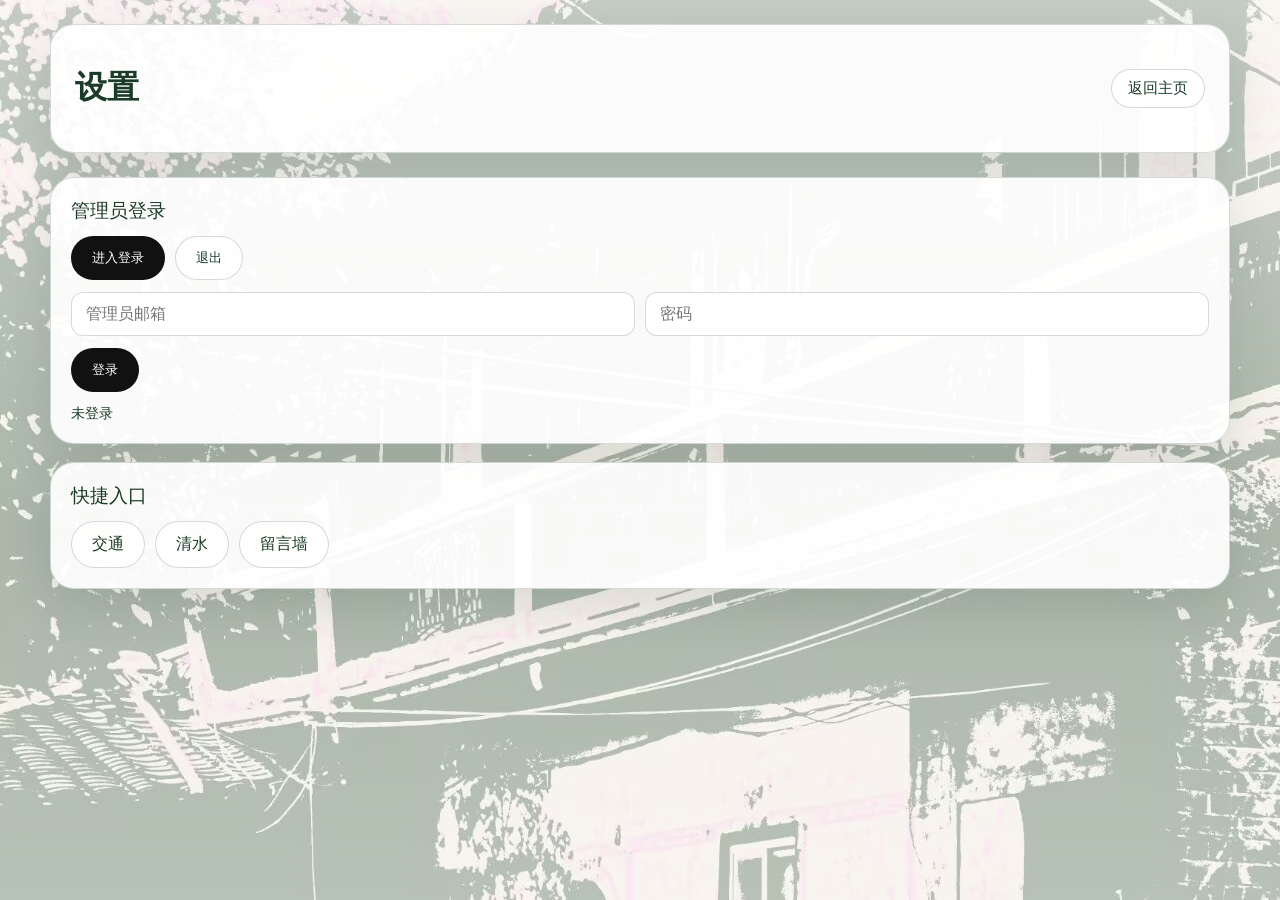
<file: settings.html>
<!DOCTYPE html>
<html lang="zh-CN">
<head>
  <meta charset="UTF-8">
  <meta name="viewport" content="width=device-width, initial-scale=1.0">
  <title>Lakis' ROOM - 设置</title>
  <link rel="stylesheet" href="styles.css">
</head>
<body>
  <div class="page-shell">
    <header class="hero-min">
      <h1 class="hero-min__title">设置</h1>
      <a class="back-home" href="./index.html?skipGate=1">返回主页</a>
    </header>

    <section class="settings">
      <div class="settings__card">
        <div class="settings__title">管理员登录</div>
        <div class="settings__actions">
          <button id="settingsShowLogin" class="button button--solid" type="button">进入登录</button>
          <button id="settingsLogout" class="button button--ghost" type="button">退出</button>
        </div>
        <div id="settingsLoginPanel" class="settings__login hidden">
          <div class="settings__row">
            <input id="settingsEmail" type="email" placeholder="管理员邮箱">
            <input id="settingsPassword" type="password" placeholder="密码">
          </div>
          <div class="settings__actions">
            <button id="settingsLogin" class="button button--solid" type="button">登录</button>
          </div>
        </div>
        <div id="settingsStatus" class="settings__status"></div>
      </div>

      <div id="appearanceCard" class="settings__card hidden">
        <div class="settings__title">外观设置（管理员）</div>
        <div class="settings__row">
          <div>
            <label>全站背景图</label>
            <input id="bgImageFile" type="file" accept="image/*">
          </div>
          <div>
            <label>主页圆形图</label>
            <input id="homeImageFile" type="file" accept="image/*">
          </div>
        </div>
        <div class="settings__row">
          <input id="welcomeTextInput" type="text" placeholder="欢迎语（主页）">
          <div class="settings__actions">
            <input id="themeColorPicker" type="color" value="#1b3a28" style="width:56px;height:44px;padding:2px;">
            <input id="themeColorHex" type="text" value="#1b3a28" placeholder="#1b3a28">
          </div>
        </div>
        <div class="settings__row">
          <div class="settings__actions">
            <input id="contentColorPicker" type="color" value="#3f5f4b" style="width:56px;height:44px;padding:2px;">
            <input id="contentColorHex" type="text" value="#3f5f4b" placeholder="正文字体颜色 #3f5f4b">
          </div>
        </div>
        <div class="settings__actions">
          <button class="button button--ghost color-swatch" data-color="#1b3a28" type="button">墨绿</button>
          <button class="button button--ghost color-swatch" data-color="#243b53" type="button">青灰</button>
          <button class="button button--ghost color-swatch" data-color="#4a2f1f" type="button">棕墨</button>
          <button class="button button--ghost color-swatch" data-color="#2c2c2c" type="button">墨黑</button>
        </div>
        <div class="settings__actions">
          <button id="appearanceSave" class="button button--solid" type="button">保存外观</button>
          <button id="appearanceReset" class="button button--ghost" type="button">恢复默认</button>
        </div>
        <div id="appearanceStatus" class="settings__status"></div>
      </div>

      <div class="settings__card">
        <div class="settings__title">快捷入口</div>
        <div class="settings__actions">
          <a class="button button--ghost" href="./traffic.html">交通</a>
          <a class="button button--ghost" href="./qingshui.html">清水</a>
          <a class="button button--ghost" href="./guestbook.html">留言墙</a>
        </div>
      </div>
    </section>
  </div>

  <script src="config.js"></script>
  <script>
    const SUPABASE_URL = window.SUPABASE_URL;
    const SUPABASE_ANON_KEY = window.SUPABASE_ANON_KEY;
    const SESSION_KEY = "lakis_room_session";

    const showLoginButton = document.getElementById("settingsShowLogin");
    const loginPanel = document.getElementById("settingsLoginPanel");
    const emailInput = document.getElementById("settingsEmail");
    const passwordInput = document.getElementById("settingsPassword");
    const loginButton = document.getElementById("settingsLogin");
    const logoutButton = document.getElementById("settingsLogout");
    const statusEl = document.getElementById("settingsStatus");

    const appearanceCard = document.getElementById("appearanceCard");
    const bgImageFile = document.getElementById("bgImageFile");
    const homeImageFile = document.getElementById("homeImageFile");
    const welcomeTextInput = document.getElementById("welcomeTextInput");
    const themeColorPicker = document.getElementById("themeColorPicker");
    const themeColorHex = document.getElementById("themeColorHex");
    const contentColorPicker = document.getElementById("contentColorPicker");
    const contentColorHex = document.getElementById("contentColorHex");
    const appearanceSave = document.getElementById("appearanceSave");
    const appearanceReset = document.getElementById("appearanceReset");
    const appearanceStatus = document.getElementById("appearanceStatus");

    function getSession() {
      try {
        const raw = localStorage.getItem(SESSION_KEY);
        if (!raw) return null;
        const session = JSON.parse(raw);
        if (!session || !session.access_token || !session.expires_at) return null;
        if (Date.now() / 1000 > session.expires_at) return null;
        return session;
      } catch {
        return null;
      }
    }

    function setSession(session) {
      try {
        localStorage.setItem(SESSION_KEY, JSON.stringify(session));
      } catch {}
    }

    function clearSession() {
      try {
        localStorage.removeItem(SESSION_KEY);
      } catch {}
    }

    async function apiFetch(path, { method = "GET", body, auth = false } = {}) {
      const headers = { apikey: SUPABASE_ANON_KEY };
      const session = getSession();
      if (auth && session?.access_token) headers.Authorization = `Bearer ${session.access_token}`;
      if (body) headers["Content-Type"] = "application/json";
      const res = await fetch(`${SUPABASE_URL}${path}`, {
        method,
        headers,
        body: body ? JSON.stringify(body) : undefined
      });
      const text = await res.text();
      let data;
      try { data = text ? JSON.parse(text) : null; } catch { data = text; }
      if (!res.ok) {
        const message = typeof data === "object" && data?.message ? data.message : (res.statusText || "Request failed");
        throw new Error(message);
      }
      return data;
    }

    async function authLogin(email, password) {
      const data = await apiFetch(`/auth/v1/token?grant_type=password`, {
        method: "POST",
        body: { email, password }
      });
      const session = {
        access_token: data.access_token,
        refresh_token: data.refresh_token,
        expires_at: Math.floor(Date.now() / 1000) + data.expires_in,
        user: data.user
      };
      setSession(session);
      return session;
    }

    async function checkAdmin() {
      const session = getSession();
      if (!session?.user?.email) return false;
      try {
        const rows = await apiFetch(
          `/rest/v1/admins?select=email&email=eq.${encodeURIComponent(session.user.email)}&limit=1`,
          { auth: true }
        );
        return Array.isArray(rows) && rows.length > 0;
      } catch {
        return false;
      }
    }

    async function fileToDataUrl(file) {
      return new Promise((resolve, reject) => {
        const reader = new FileReader();
        reader.onload = () => resolve(String(reader.result || ""));
        reader.onerror = () => reject(new Error("读取图片失败"));
        reader.readAsDataURL(file);
      });
    }

    function normalizeHexColor(value) {
      const text = String(value || "").trim();
      const m = text.match(/^#([0-9a-fA-F]{3}|[0-9a-fA-F]{6})$/);
      if (!m) return "";
      const hex = m[1];
      if (hex.length === 3) return `#${hex.split("").map((c) => c + c).join("").toLowerCase()}`;
      return `#${hex.toLowerCase()}`;
    }

    function syncAppearanceInputs() {
      if (!window.LAKIS_APPEARANCE) return;
      const cfg = window.LAKIS_APPEARANCE.get();
      welcomeTextInput.value = cfg.welcomeText || "";
      const color = normalizeHexColor(cfg.themeTextColor) || "#1b3a28";
      themeColorPicker.value = color;
      themeColorHex.value = color;
      const contentColor = normalizeHexColor(cfg.contentTextColor) || "#3f5f4b";
      contentColorPicker.value = contentColor;
      contentColorHex.value = contentColor;
    }

    async function saveAppearance() {
      if (!window.LAKIS_APPEARANCE) return;
      appearanceStatus.textContent = "保存中...";
      try {
        const patch = {};
        const welcome = String(welcomeTextInput.value || "").trim();
        patch.welcomeText = welcome || "欢迎来访^^";

        const color = normalizeHexColor(themeColorHex.value) || normalizeHexColor(themeColorPicker.value);
        if (!color) {
          appearanceStatus.textContent = "颜色格式不正确（请使用 #RRGGBB）";
          return;
        }
        patch.themeTextColor = color;
        const contentColor = normalizeHexColor(contentColorHex.value) || normalizeHexColor(contentColorPicker.value);
        if (!contentColor) {
          appearanceStatus.textContent = "正文字体颜色格式不正确（请使用 #RRGGBB）";
          return;
        }
        patch.contentTextColor = contentColor;

        if (bgImageFile.files && bgImageFile.files[0]) {
          patch.backgroundImage = await fileToDataUrl(bgImageFile.files[0]);
        }
        if (homeImageFile.files && homeImageFile.files[0]) {
          patch.homeImage = await fileToDataUrl(homeImageFile.files[0]);
        }

        window.LAKIS_APPEARANCE.update(patch);
        syncAppearanceInputs();
        bgImageFile.value = "";
        homeImageFile.value = "";
        appearanceStatus.textContent = "已保存。";
      } catch (err) {
        appearanceStatus.textContent = `保存失败：${err.message || "未知错误"}`;
      }
    }

    function resetAppearance() {
      if (!window.LAKIS_APPEARANCE) return;
      window.LAKIS_APPEARANCE.reset();
      syncAppearanceInputs();
      bgImageFile.value = "";
      homeImageFile.value = "";
      appearanceStatus.textContent = "已恢复默认。";
    }

    async function renderStatus() {
      const session = getSession();
      const loggedIn = Boolean(session?.access_token);

      if (!SUPABASE_URL || !SUPABASE_ANON_KEY) {
        statusEl.textContent = "当前未配置 Supabase。";
        showLoginButton.disabled = true;
        loginButton.disabled = true;
        logoutButton.disabled = true;
        appearanceCard.classList.add("hidden");
        return;
      }

      showLoginButton.classList.toggle("hidden", loggedIn);
      logoutButton.disabled = !loggedIn;
      loginPanel.classList.toggle("hidden", loggedIn);
      loginButton.disabled = loggedIn;

      let isAdmin = false;
      if (loggedIn) isAdmin = await checkAdmin();

      if (!loggedIn) {
        statusEl.textContent = "未登录";
      } else if (!isAdmin) {
        statusEl.textContent = `已登录，但不是管理员：${session.user?.email || ""}`;
      } else {
        statusEl.textContent = `管理员已登录：${session.user?.email || ""}`;
      }

      appearanceCard.classList.toggle("hidden", !isAdmin);
      if (isAdmin) syncAppearanceInputs();
    }

    showLoginButton.addEventListener("click", () => {
      loginPanel.classList.remove("hidden");
      emailInput.focus();
    });

    loginButton.addEventListener("click", async () => {
      const email = emailInput.value.trim();
      const password = passwordInput.value;
      if (!email || !password) return;
      statusEl.textContent = "登录中...";
      try {
        await authLogin(email, password);
        passwordInput.value = "";
      } catch (err) {
        statusEl.textContent = `登录失败：${err.message}`;
        return;
      }
      await renderStatus();
    });

    logoutButton.addEventListener("click", async () => {
      clearSession();
      await renderStatus();
    });

    themeColorPicker.addEventListener("input", () => {
      themeColorHex.value = themeColorPicker.value;
    });
    themeColorHex.addEventListener("input", () => {
      const c = normalizeHexColor(themeColorHex.value);
      if (c) themeColorPicker.value = c;
    });
    contentColorPicker.addEventListener("input", () => {
      contentColorHex.value = contentColorPicker.value;
    });
    contentColorHex.addEventListener("input", () => {
      const c = normalizeHexColor(contentColorHex.value);
      if (c) contentColorPicker.value = c;
    });
    document.querySelectorAll(".color-swatch").forEach((btn) => {
      btn.addEventListener("click", () => {
        const c = normalizeHexColor(btn.getAttribute("data-color"));
        if (!c) return;
        themeColorPicker.value = c;
        themeColorHex.value = c;
      });
    });
    appearanceSave.addEventListener("click", saveAppearance);
    appearanceReset.addEventListener("click", resetAppearance);

    renderStatus();
  </script>
</body>
</html>
</file>
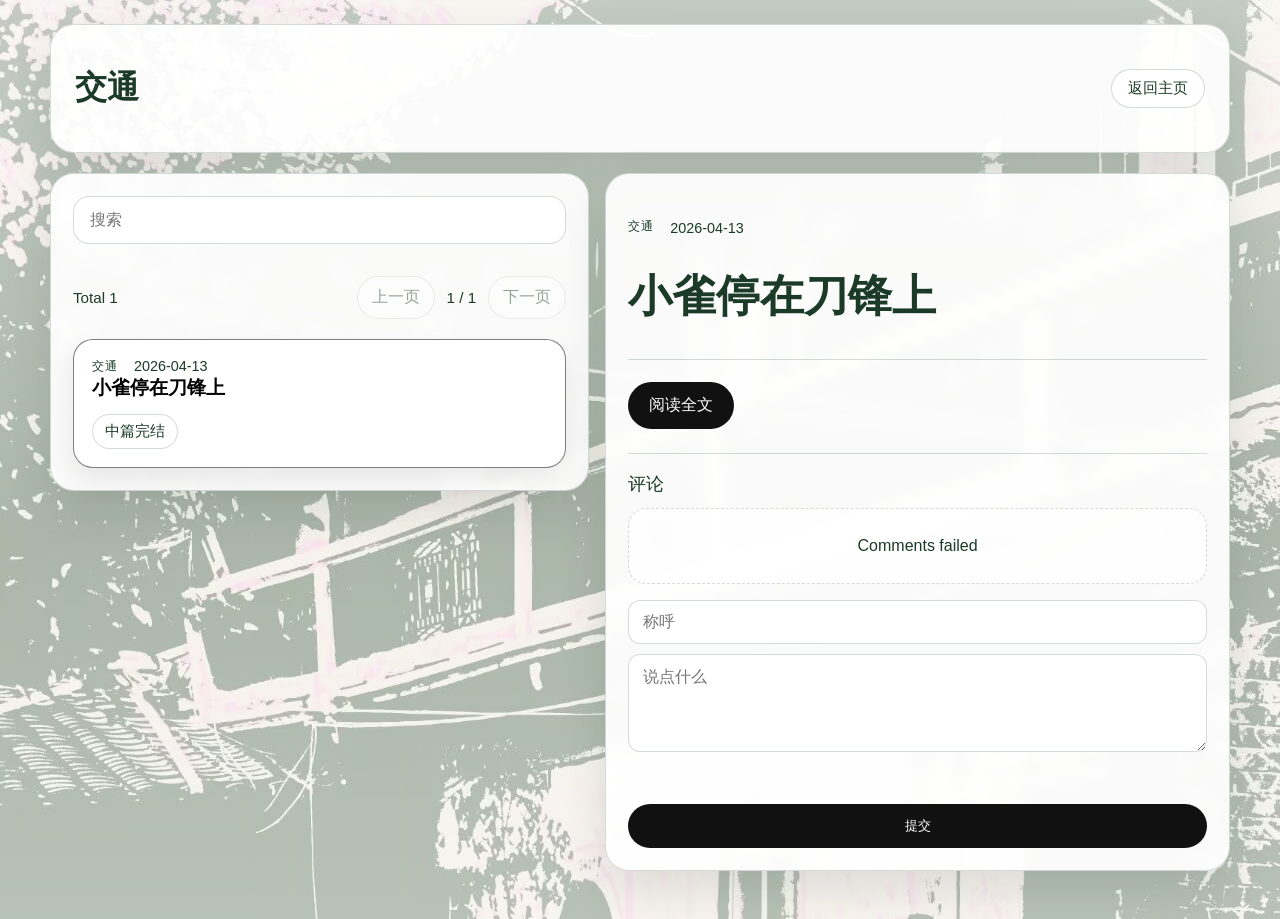
<file: traffic.html>
<!DOCTYPE html>
<html lang="zh-CN">
<head>
  <meta charset="UTF-8">
  <meta name="viewport" content="width=device-width, initial-scale=1.0">
  <title>Lakis' ROOM · 交通</title>
  <link rel="stylesheet" href="styles.css">
</head>
<body data-comments-readonly="false" data-scope-category="traffic" data-disable-tags="true" data-preview-only="true">
  <div class="page-shell">
    <header class="hero-min">
      <h1 class="hero-min__title">交通</h1>
      <a class="back-home" href="./index.html?skipGate=1">返回主页</a>
    </header>

    <main class="content-grid">
      <section class="library">
        <div class="library__toolbar">
          <div class="library__row">
            <input id="searchInput" type="search" placeholder="搜索">
          </div>
          <div id="tagFilters" class="tag-filters"></div>
          <div class="library__footer">
            <p id="totalCount" class="library__count"></p>
            <div class="pagination">
              <button id="prevPage" class="page-button" type="button">上一页</button>
              <span id="pageInfo" class="page-info"></span>
              <button id="nextPage" class="page-button" type="button">下一页</button>
            </div>
          </div>
        </div>
        <div id="article-list" class="article-list"></div>
      </section>

      <article class="reader">
        <div class="reader__meta">
          <p id="readerCategory" class="reader__category"></p>
          <p id="readerDate" class="reader__date"></p>
        </div>
        <h4 id="readerTitle" class="reader__title"></h4>
        <p id="readerIntro" class="reader__intro"></p>
        <div id="readerActions" class="reader__actions"></div>
        <div id="readerContent" class="reader__content"></div>

        <section class="comments">
          <div class="comments__header">
            <span class="comments__title">评论</span>
            <span id="commentsCount" class="comments__count"></span>
          </div>
          <div id="commentsList" class="comments__list"></div>
          <form id="commentForm" class="comments__form">
            <input id="commentAuthor" type="text" placeholder="称呼">
            <textarea id="commentContent" rows="4" placeholder="说点什么"></textarea>
            <p id="commentError" class="error hidden"></p>
            <p id="commentStatus" class="status"></p>
            <button class="button button--solid" type="submit">提交</button>
          </form>
        </section>
      </article>
    </main>
  </div>

  <template id="articleCardTemplate">
    <button class="article-card" type="button">
      <div class="article-card__top">
        <span class="article-card__category"></span>
        <span class="article-card__date"></span>
      </div>
      <h5 class="article-card__title"></h5>
      <p class="article-card__summary"></p>
      <div class="article-card__tags"></div>
    </button>
  </template>

  <div id="selectionPopover" class="selection-popover hidden" aria-hidden="true">
    <p id="selectionPreview" class="selection-popover__preview"></p>
    <form id="selectionForm" class="selection-form">
      <input id="selectionAuthor" type="text" placeholder="称呼">
      <textarea id="selectionComment" rows="3" placeholder="针对划线写评论"></textarea>
      <button class="button button--solid" type="submit">提交划线评论</button>
    </form>
  </div>

  <script src="articles-data.js"></script>
  <script src="config.js"></script>
  <script src="script.js"></script>
</body>
</html>
</file>
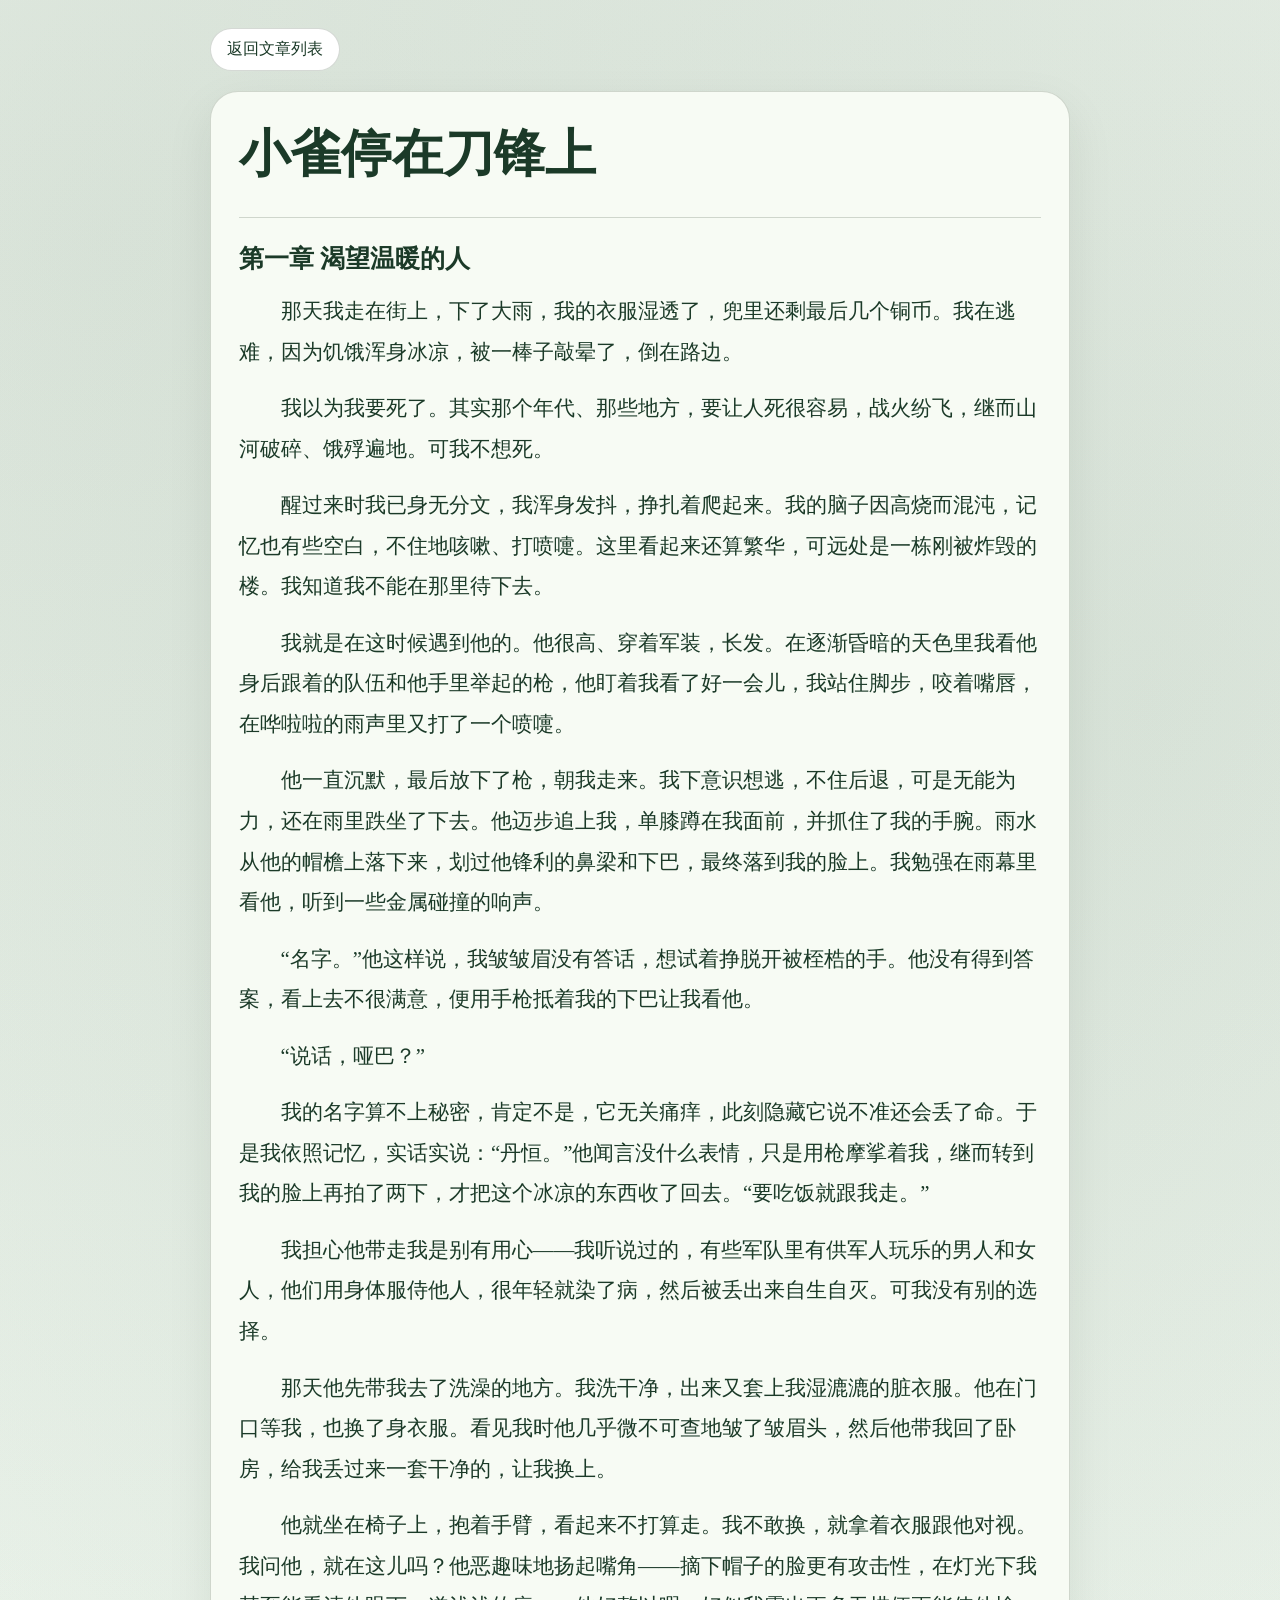
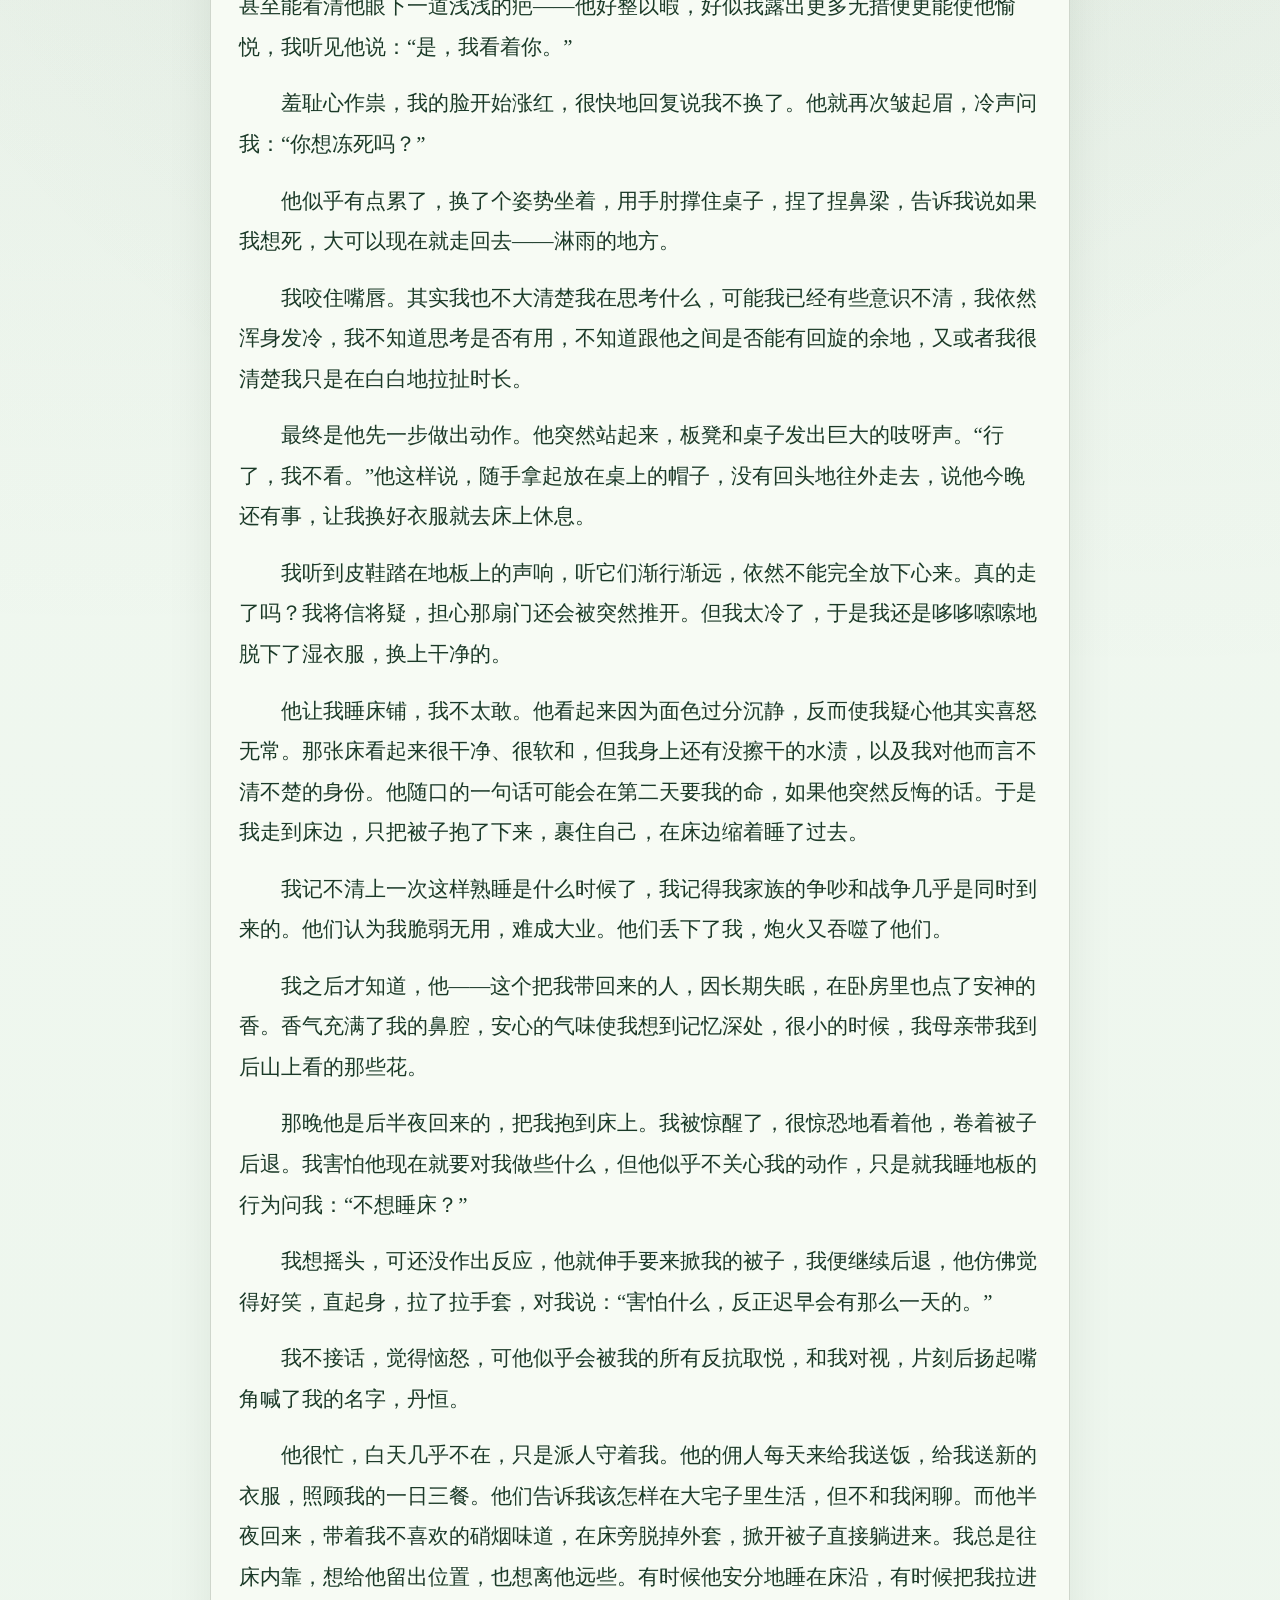
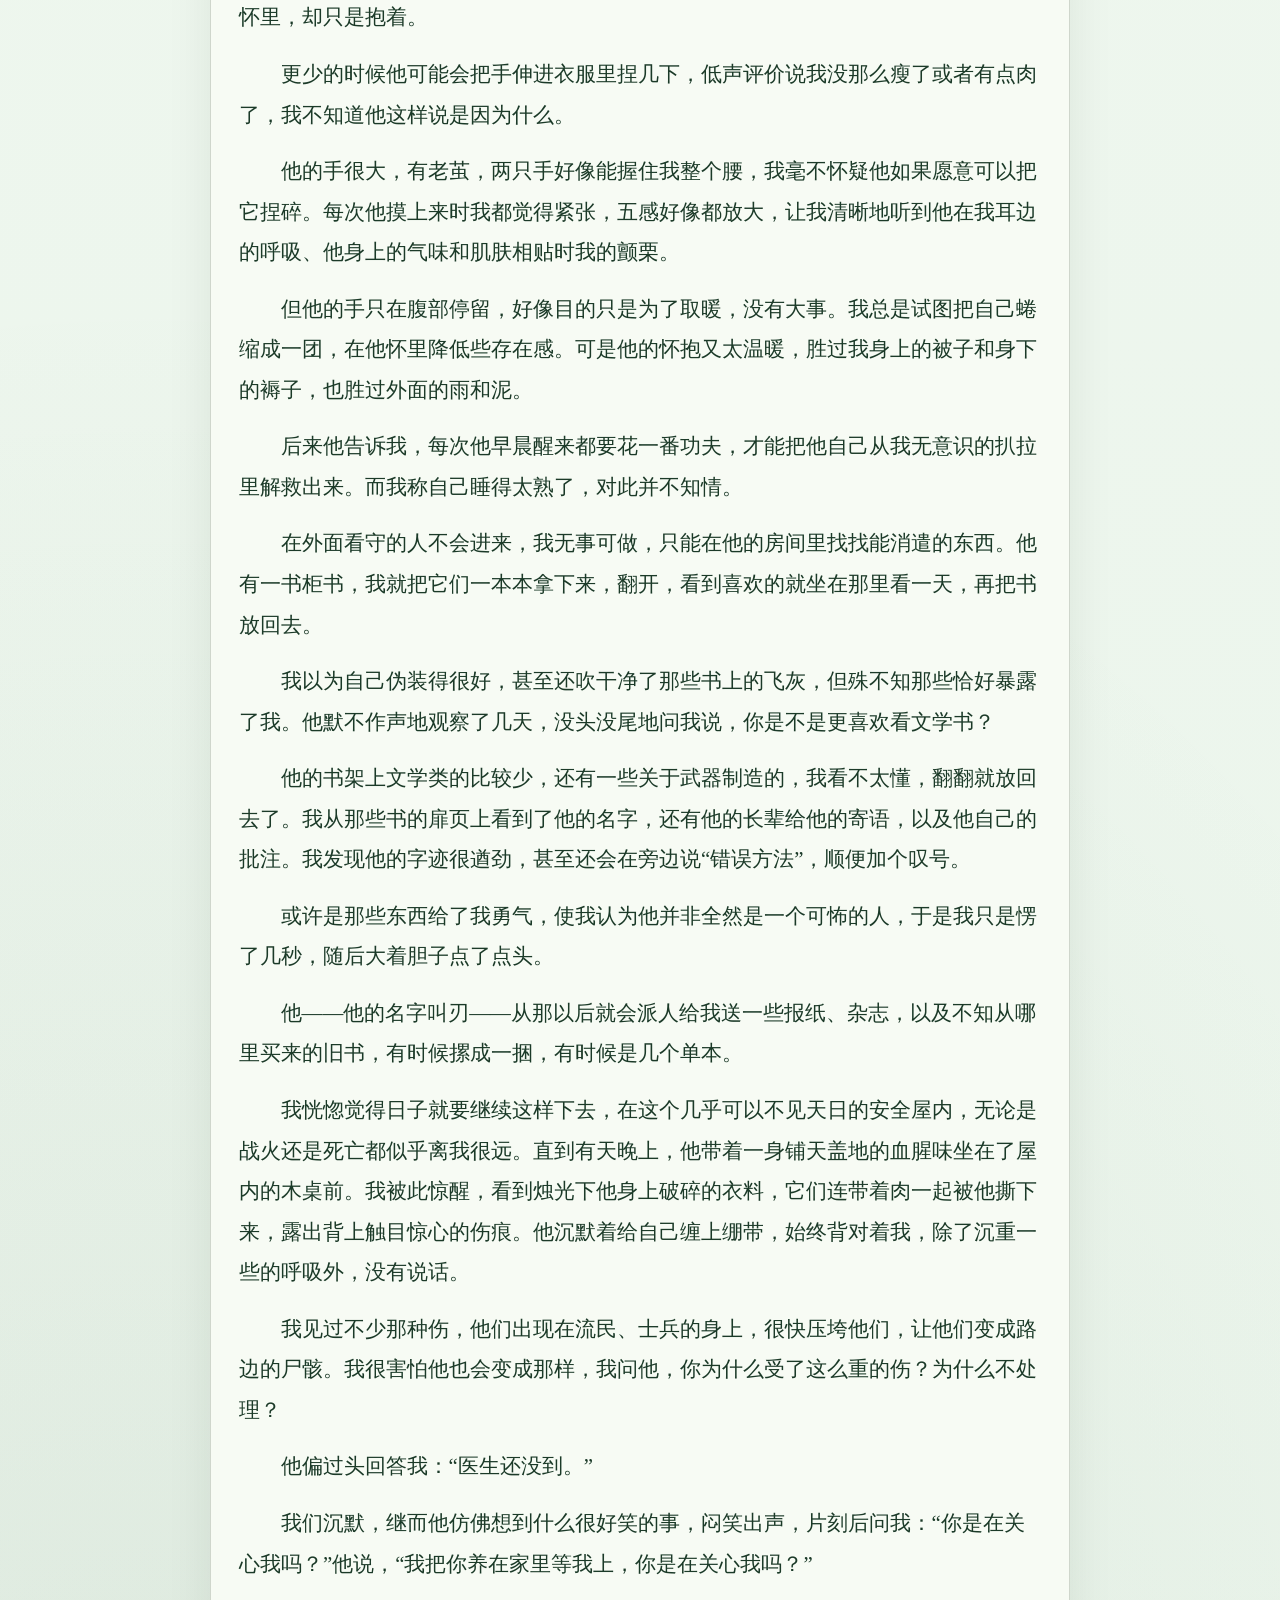
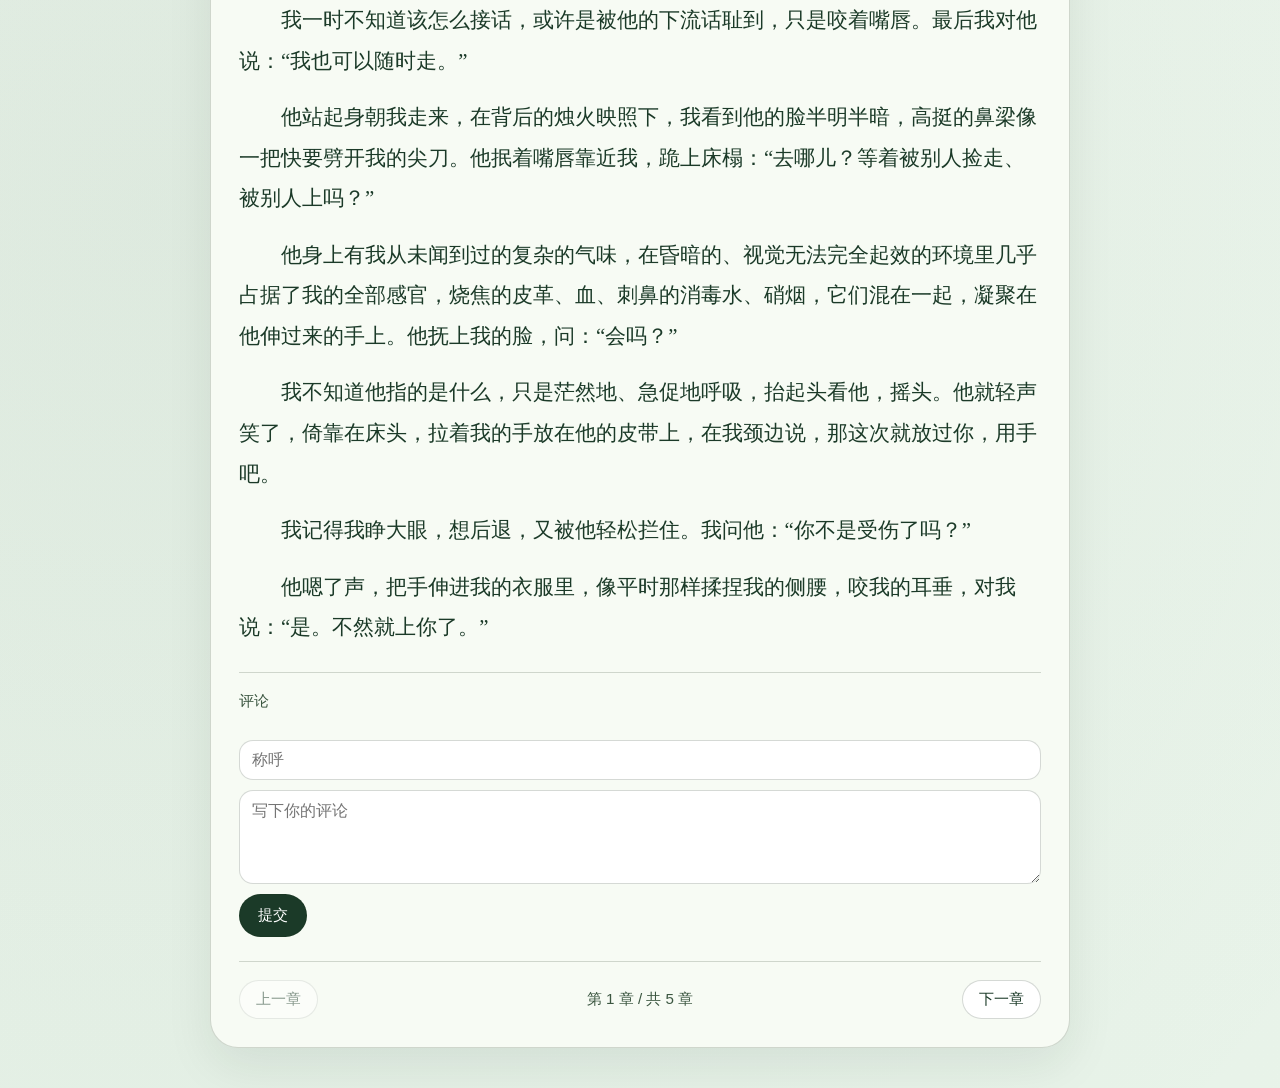
<file: 小雀停在刀锋上.html>
﻿<!DOCTYPE html>
<html lang="zh-CN">
<head>
  <meta charset="UTF-8">
  <meta name="viewport" content="width=device-width, initial-scale=1.0">
  <title>小雀停在刀锋上</title>
  <style>
    :root {
      --bg: #e9f4ea;
      --paper: #f7fbf4;
      --text: #17301b;
      --muted: #3b5640;
      --line: rgba(23,48,27,0.18);
      --accent: #0f2514;
      --shadow: 0 18px 48px rgba(15,37,20,0.08);
    }
    * { box-sizing: border-box; }
    .hidden { display: none !important; }
    body {
      margin: 0;
      font-family: "Segoe UI", "PingFang SC", "Microsoft YaHei", sans-serif;
      color: var(--text);
      background:
        radial-gradient(circle at 8% 4%, rgba(18,60,26,0.10), transparent 35%),
        radial-gradient(circle at 90% 12%, rgba(18,60,26,0.08), transparent 30%),
        radial-gradient(circle at 12% 85%, rgba(18,60,26,0.06), transparent 30%),
        linear-gradient(180deg, #f3f9f2 0%, var(--bg) 100%);
    }
    .wrap {
      width: min(860px, calc(100% - 32px));
      margin: 0 auto;
      padding: 28px 0 40px;
    }
    .paper {
      background: var(--paper);
      border: 1px solid var(--line);
      border-radius: 28px;
      padding: 28px;
      box-shadow: var(--shadow);
    }
    .topbar {
      display: flex;
      justify-content: space-between;
      align-items: center;
      gap: 16px;
      margin-bottom: 20px;
    }
    .back {
      text-decoration: none;
      color: var(--text);
      border: 1px solid var(--line);
      border-radius: 999px;
      padding: 10px 16px;
      background: #fff;
    }
    h1, h2 {
      font-family: "STSong", "SimSun", "Songti SC", serif;
      margin: 0;
    }
    h1 {
      font-size: clamp(2rem, 4vw, 3.4rem);
      margin-bottom: 10px;
    }
    h2 {
      margin-top: 0;
      margin-bottom: 16px;
      font-size: 1.55rem;
      color: var(--accent);
      font-family: "KaiTi", "Kaiti SC", "STKaiti", serif;
    }
    .chapter {
      display: none;
    }
    .chapter.is-active {
      display: block;
    }
    .chapter p:last-child {
      margin-bottom: 0;
    }
    .chapter-nav {
      display: flex;
      align-items: center;
      justify-content: space-between;
      gap: 12px;
      margin-top: 24px;
      padding-top: 18px;
      border-top: 1px solid var(--line);
    }
    .chapter-nav__info {
      color: var(--muted);
      font-size: 0.95rem;
    }
    .chapter-button {
      border: 1px solid var(--line);
      background: #fff;
      color: var(--text);
      border-radius: 999px;
      padding: 8px 16px;
      cursor: pointer;
      font-size: 0.95rem;
    }
    .chapter-button:disabled {
      opacity: 0.5;
      cursor: not-allowed;
    }
    .chapter-comments {
      margin-top: 24px;
      padding-top: 18px;
      border-top: 1px solid var(--line);
    }
    .chapter-comments__header {
      display: flex;
      align-items: center;
      justify-content: space-between;
      margin-bottom: 12px;
      color: var(--muted);
      font-size: 0.95rem;
    }
    .chapter-comments__list {
      display: grid;
      gap: 12px;
      margin-bottom: 16px;
    }
    .chapter-comment {
      border: 1px solid var(--line);
      border-radius: 16px;
      padding: 12px 14px;
      background: rgba(255, 255, 255, 0.7);
    }
    .chapter-comment__meta {
      display: flex;
      justify-content: space-between;
      font-size: 0.85rem;
      color: var(--muted);
      margin-bottom: 6px;
    }
    .chapter-comment__selection {
      font-size: 0.9rem;
      color: var(--accent);
      margin-bottom: 6px;
    }
    .chapter-comment__content {
      margin: 0;
      font-size: 1.05rem;
      line-height: 1.8;
      text-indent: 0;
      font-family: "STSong", "Songti SC", "SimSun", serif;
    }
    .chapter-comments__form {
      display: grid;
      gap: 10px;
    }
    .chapter-comments__form input,
    .chapter-comments__form textarea {
      width: 100%;
      border: 1px solid var(--line);
      border-radius: 14px;
      padding: 10px 12px;
      font-size: 1rem;
      font-family: "STSong", "Songti SC", "SimSun", serif;
      background: #fff;
      color: var(--text);
    }
    .chapter-comments__form button {
      border: 1px solid var(--line);
      border-radius: 999px;
      padding: 10px 18px;
      background: var(--text);
      color: #fff;
      cursor: pointer;
      font-size: 0.95rem;
      justify-self: start;
    }
    .selection-popover {
      position: fixed;
      max-width: 320px;
      background: #fff;
      border: 1px solid var(--line);
      border-radius: 16px;
      padding: 12px;
      box-shadow: var(--shadow);
      z-index: 3000;
    }
    .selection-popover__preview {
      font-size: 0.85rem;
      color: var(--muted);
      margin: 0 0 8px;
    }
    .selection-popover__form {
      display: grid;
      gap: 8px;
    }
    .selection-popover__form input,
    .selection-popover__form textarea {
      width: 100%;
      border: 1px solid var(--line);
      border-radius: 12px;
      padding: 8px 10px;
      font-size: 0.9rem;
      font-family: "STSong", "Songti SC", "SimSun", serif;
    }
    .selection-popover__form button {
      border: 1px solid var(--line);
      border-radius: 999px;
      padding: 8px 14px;
      background: var(--text);
      color: #fff;
      cursor: pointer;
      font-size: 0.9rem;
    }
    .eyebrow {
      margin: 0 0 8px;
      color: var(--muted);
      letter-spacing: 0.08em;
      text-transform: uppercase;
      font-size: 0.8rem;
    }
    .intro {
      margin: 0 0 24px;
      color: var(--muted);
      line-height: 1.9;
      padding-bottom: 18px;
      border-bottom: 1px solid var(--line);
    }
    p {
      margin: 0 0 16px;
      line-height: 1.95;
      font-size: 1.3rem;
      font-weight: 400;
      font-family: "STSong", "Songti SC", "SimSun", serif;
      text-indent: 2em;
    }
    @media (max-width: 640px) {
      .paper { padding: 18px; border-radius: 22px; }
      .topbar { flex-direction: column; align-items: flex-start; }
    }
  </style>
</head>
<body>
  <div class="wrap">
    <div class="topbar">
      <a id="readBack" class="back" href="./traffic.html">返回文章列表</a>
    </div>
    <article class="paper">
      <h1>小雀停在刀锋上</h1>
      <p class="intro"></p>
      <section class="chapter" data-chapter="1">
        <h2>第一章 渴望温暖的人</h2>
        <p>那天我走在街上，下了大雨，我的衣服湿透了，兜里还剩最后几个铜币。我在逃难，因为饥饿浑身冰凉，被一棒子敲晕了，倒在路边。</p>
        <p>我以为我要死了。其实那个年代、那些地方，要让人死很容易，战火纷飞，继而山河破碎、饿殍遍地。可我不想死。</p>
        <p>醒过来时我已身无分文，我浑身发抖，挣扎着爬起来。我的脑子因高烧而混沌，记忆也有些空白，不住地咳嗽、打喷嚏。这里看起来还算繁华，可远处是一栋刚被炸毁的楼。我知道我不能在那里待下去。</p>
        <p>我就是在这时候遇到他的。他很高、穿着军装，长发。在逐渐昏暗的天色里我看他身后跟着的队伍和他手里举起的枪，他盯着我看了好一会儿，我站住脚步，咬着嘴唇，在哗啦啦的雨声里又打了一个喷嚏。</p>
        <p>他一直沉默，最后放下了枪，朝我走来。我下意识想逃，不住后退，可是无能为力，还在雨里跌坐了下去。他迈步追上我，单膝蹲在我面前，并抓住了我的手腕。雨水从他的帽檐上落下来，划过他锋利的鼻梁和下巴，最终落到我的脸上。我勉强在雨幕里看他，听到一些金属碰撞的响声。</p>
        <p>“名字。”他这样说，我皱皱眉没有答话，想试着挣脱开被桎梏的手。他没有得到答案，看上去不很满意，便用手枪抵着我的下巴让我看他。</p>
        <p>“说话，哑巴？”</p>
        <p>我的名字算不上秘密，肯定不是，它无关痛痒，此刻隐藏它说不准还会丢了命。于是我依照记忆，实话实说：“丹恒。”他闻言没什么表情，只是用枪摩挲着我，继而转到我的脸上再拍了两下，才把这个冰凉的东西收了回去。“要吃饭就跟我走。”</p>
        <p>我担心他带走我是别有用心——我听说过的，有些军队里有供军人玩乐的男人和女人，他们用身体服侍他人，很年轻就染了病，然后被丢出来自生自灭。可我没有别的选择。</p>
        <p>那天他先带我去了洗澡的地方。我洗干净，出来又套上我湿漉漉的脏衣服。他在门口等我，也换了身衣服。看见我时他几乎微不可查地皱了皱眉头，然后他带我回了卧房，给我丢过来一套干净的，让我换上。</p>
        <p>他就坐在椅子上，抱着手臂，看起来不打算走。我不敢换，就拿着衣服跟他对视。我问他，就在这儿吗？他恶趣味地扬起嘴角——摘下帽子的脸更有攻击性，在灯光下我甚至能看清他眼下一道浅浅的疤——他好整以暇，好似我露出更多无措便更能使他愉悦，我听见他说：“是，我看着你。”</p>
        <p>羞耻心作祟，我的脸开始涨红，很快地回复说我不换了。他就再次皱起眉，冷声问我：“你想冻死吗？”</p>
        <p>他似乎有点累了，换了个姿势坐着，用手肘撑住桌子，捏了捏鼻梁，告诉我说如果我想死，大可以现在就走回去——淋雨的地方。</p>
        <p>我咬住嘴唇。其实我也不大清楚我在思考什么，可能我已经有些意识不清，我依然浑身发冷，我不知道思考是否有用，不知道跟他之间是否能有回旋的余地，又或者我很清楚我只是在白白地拉扯时长。</p>
        <p>最终是他先一步做出动作。他突然站起来，板凳和桌子发出巨大的吱呀声。“行了，我不看。”他这样说，随手拿起放在桌上的帽子，没有回头地往外走去，说他今晚还有事，让我换好衣服就去床上休息。</p>
        <p>我听到皮鞋踏在地板上的声响，听它们渐行渐远，依然不能完全放下心来。真的走了吗？我将信将疑，担心那扇门还会被突然推开。但我太冷了，于是我还是哆哆嗦嗦地脱下了湿衣服，换上干净的。</p>
        <p>他让我睡床铺，我不太敢。他看起来因为面色过分沉静，反而使我疑心他其实喜怒无常。那张床看起来很干净、很软和，但我身上还有没擦干的水渍，以及我对他而言不清不楚的身份。他随口的一句话可能会在第二天要我的命，如果他突然反悔的话。于是我走到床边，只把被子抱了下来，裹住自己，在床边缩着睡了过去。</p>
        <p>我记不清上一次这样熟睡是什么时候了，我记得我家族的争吵和战争几乎是同时到来的。他们认为我脆弱无用，难成大业。他们丢下了我，炮火又吞噬了他们。</p>
        <p>我之后才知道，他——这个把我带回来的人，因长期失眠，在卧房里也点了安神的香。香气充满了我的鼻腔，安心的气味使我想到记忆深处，很小的时候，我母亲带我到后山上看的那些花。</p>
        <p>那晚他是后半夜回来的，把我抱到床上。我被惊醒了，很惊恐地看着他，卷着被子后退。我害怕他现在就要对我做些什么，但他似乎不关心我的动作，只是就我睡地板的行为问我：“不想睡床？”</p>
        <p>我想摇头，可还没作出反应，他就伸手要来掀我的被子，我便继续后退，他仿佛觉得好笑，直起身，拉了拉手套，对我说：“害怕什么，反正迟早会有那么一天的。”</p>
        <p>我不接话，觉得恼怒，可他似乎会被我的所有反抗取悦，和我对视，片刻后扬起嘴角喊了我的名字，丹恒。</p>
        <p>他很忙，白天几乎不在，只是派人守着我。他的佣人每天来给我送饭，给我送新的衣服，照顾我的一日三餐。他们告诉我该怎样在大宅子里生活，但不和我闲聊。而他半夜回来，带着我不喜欢的硝烟味道，在床旁脱掉外套，掀开被子直接躺进来。我总是往床内靠，想给他留出位置，也想离他远些。有时候他安分地睡在床沿，有时候把我拉进怀里，却只是抱着。</p>
        <p>更少的时候他可能会把手伸进衣服里捏几下，低声评价说我没那么瘦了或者有点肉了，我不知道他这样说是因为什么。</p>
        <p>他的手很大，有老茧，两只手好像能握住我整个腰，我毫不怀疑他如果愿意可以把它捏碎。每次他摸上来时我都觉得紧张，五感好像都放大，让我清晰地听到他在我耳边的呼吸、他身上的气味和肌肤相贴时我的颤栗。</p>
        <p>但他的手只在腹部停留，好像目的只是为了取暖，没有大事。我总是试图把自己蜷缩成一团，在他怀里降低些存在感。可是他的怀抱又太温暖，胜过我身上的被子和身下的褥子，也胜过外面的雨和泥。</p>
        <p>后来他告诉我，每次他早晨醒来都要花一番功夫，才能把他自己从我无意识的扒拉里解救出来。而我称自己睡得太熟了，对此并不知情。</p>
        <p>在外面看守的人不会进来，我无事可做，只能在他的房间里找找能消遣的东西。他有一书柜书，我就把它们一本本拿下来，翻开，看到喜欢的就坐在那里看一天，再把书放回去。</p>
        <p>我以为自己伪装得很好，甚至还吹干净了那些书上的飞灰，但殊不知那些恰好暴露了我。他默不作声地观察了几天，没头没尾地问我说，你是不是更喜欢看文学书？</p>
        <p>他的书架上文学类的比较少，还有一些关于武器制造的，我看不太懂，翻翻就放回去了。我从那些书的扉页上看到了他的名字，还有他的长辈给他的寄语，以及他自己的批注。我发现他的字迹很遒劲，甚至还会在旁边说“错误方法”，顺便加个叹号。</p>
        <p>或许是那些东西给了我勇气，使我认为他并非全然是一个可怖的人，于是我只是愣了几秒，随后大着胆子点了点头。</p>
        <p>他——他的名字叫刃——从那以后就会派人给我送一些报纸、杂志，以及不知从哪里买来的旧书，有时候摞成一捆，有时候是几个单本。</p>
        <p>我恍惚觉得日子就要继续这样下去，在这个几乎可以不见天日的安全屋内，无论是战火还是死亡都似乎离我很远。直到有天晚上，他带着一身铺天盖地的血腥味坐在了屋内的木桌前。我被此惊醒，看到烛光下他身上破碎的衣料，它们连带着肉一起被他撕下来，露出背上触目惊心的伤痕。他沉默着给自己缠上绷带，始终背对着我，除了沉重一些的呼吸外，没有说话。</p>
        <p>我见过不少那种伤，他们出现在流民、士兵的身上，很快压垮他们，让他们变成路边的尸骸。我很害怕他也会变成那样，我问他，你为什么受了这么重的伤？为什么不处理？</p>
        <p>他偏过头回答我：“医生还没到。”</p>
        <p>我们沉默，继而他仿佛想到什么很好笑的事，闷笑出声，片刻后问我：“你是在关心我吗？”他说，“我把你养在家里等我上，你是在关心我吗？”</p>
        <p>我一时不知道该怎么接话，或许是被他的下流话耻到，只是咬着嘴唇。最后我对他说：“我也可以随时走。”</p>
        <p>他站起身朝我走来，在背后的烛火映照下，我看到他的脸半明半暗，高挺的鼻梁像一把快要劈开我的尖刀。他抿着嘴唇靠近我，跪上床榻：“去哪儿？等着被别人捡走、被别人上吗？”</p>
        <p>他身上有我从未闻到过的复杂的气味，在昏暗的、视觉无法完全起效的环境里几乎占据了我的全部感官，烧焦的皮革、血、刺鼻的消毒水、硝烟，它们混在一起，凝聚在他伸过来的手上。他抚上我的脸，问：“会吗？”</p>
        <p>我不知道他指的是什么，只是茫然地、急促地呼吸，抬起头看他，摇头。他就轻声笑了，倚靠在床头，拉着我的手放在他的皮带上，在我颈边说，那这次就放过你，用手吧。</p>
        <p>我记得我睁大眼，想后退，又被他轻松拦住。我问他：“你不是受伤了吗？”</p>
        <p>他嗯了声，把手伸进我的衣服里，像平时那样揉捏我的侧腰，咬我的耳垂，对我说：“是。不然就上你了。”</p>
      </section>

      <section class="chapter" data-chapter="2">
        <h2>第二章 到底是怎样的离别</h2>
        <p>刃和被他带回家的青年丹恒会在家里做爱。</p>
        <p>性事通常是由刃主导的，这显而易见。但只用彼此的手和嘴疏解，还没有更进一步。</p>
        <p>他们的第一次在那个刃受伤后的夜晚，疼痛使刃眼眶发热，在他心里的是一股近乎破坏的激情和冲动，他眼前闪过焦黑的战场，他喜欢丹恒那双眼睛，他也恨不得立刻就将性器塞进青年的嘴唇。</p>
        <p>可他到底还是没有那样做，在短暂的交谈后，他捏着青年的手，套弄自己发烫的性器，在交融的呼吸里抬着丹恒的脸接吻。身上的痛被快感逐渐麻痹，他们唇齿交合，含不住的涎水从青年下巴上不停地掉下去。丹恒浑身都在发烫，窒息感和铁锈味让他翻着眼流眼泪。</p>
        <p>丹恒疑心自己要死了，他好像在这个气味里短暂离开了他以为的、安全的床榻，他在恐慌里啜泣，近乎虚脱，往前一扑伏在床头，大口大口地呼吸。刃也深呼吸了几下，才拍拍他的腰，起身，把身上简单地处理过后，很快就又回来，把他从床上捞起来。</p>
        <p>他用香膏帮青年打开了后穴，把还带着皮质手套的手指伸进去，很快找到了敏感点。丹恒起初挣扎得很厉害，刃就拍他的脸让他安静，进而将另一只手伸进他的嘴里。</p>
        <p>“含好了。”男人这样说。丹恒于是开始舔咬他的手指，他撑在青年脸颊上的手摸到不断增多的液体，却没有听见明显的哭声。他加快了手上的动作，让后穴也开始流水，青年的前端高高地立起来，很快射在他自己的小腹上。</p>
        <p>他问丹恒为什么不哭出来。</p>
        <p>他其实看不太清丹恒的神情，烛火快要被从窗户刮进来的风吹熄，那一晚的月亮也不太亮。于是刃凑近他，用唇走过丹恒湿润的脸，舌头舔过的位置都是咸咸的眼泪，他听见丹恒用还在发抖的声音轻轻说，你伤得很严重。</p>
        <p>刃愣住，偏头看见青年半合的眼和颤抖的睫毛，他几乎是落荒而逃。那天晚上，他吩咐旁人给丹恒送去换洗的衣服和热水，最后也没有回房间。</p>
        <p>那次后青年对他的态度依旧如常，就好像这个插曲从不曾发生过。他依然给他送去他想要看的书和报纸，安排好他的生活，依然在某些晚上钻进床铺，抱紧他。</p>
        <p>丹恒看起来没有生气，没有因他那晚的不告而别而产生芥蒂，甚至没有问他为什么。他还会在他抱紧他时转过身，告诉他说，刃，今晚你需要吗？</p>
        <p>刃握住他的手制止他，而丹恒摇摇头，对他说，没关系，我是自愿的。</p>
        <p>他分不清这是不是真话。</p>
        <p>稚嫩的青年——哪里都稚嫩，他没有一点经验，像开在凌晨的花，身上全是没干的露水。他稍微一碰就流眼泪，轻轻一揉就流水，用本该捏笔的手解开他的裤带，将它握住，套弄，之后是舔、吞吃，抬起眼来看他，脸贴在他紧绷的小腹。他从那双和他对视的眼睛里看见晶莹的眼泪，但眼泪里没有悲伤或者哀切。</p>
        <p>他还是喜欢他的眼睛，可是又害怕看见那双眼睛，于是他把他脸朝下摁在床铺里，把他的腰臀抬起来，捏住他的后颈，伏在他身上玩弄他的后穴。青年总是发抖，身体夸张地溢出汗水，肩骨耸起，身下的床单被自己渗出的水液、眼泪和唾液沾湿一大片，被翻过来时能看见脸上很久都消不掉的红晕和仍然上翻的眼睛。</p>
        <p>刃也不敢问他喜不喜欢。这似乎是一种强迫和默认，被迫的服从，无论答案是什么，结果都是一样的。单方面的发泄无法被反抗，刃想，就像他一开始说过的那样，或许他这就是他把他捡回来的目的，没有别的。</p>
        <p>有时候刃会闲下来，回家时站在房门口。丹恒看见了，就喊他进来。青年在看书，刃给他买了太多，他一时间看不完。他又让他给自己买了笔墨，偶尔还会写点东西。刃坐在一旁看着他写。</p>
        <p>他们不说话，偶尔说也只是一两句。夜晚的事情是一种心照不宣，刃惊讶于他的好脾气，他们面对面这样坐着，好像是认识了许多年的友人。</p>
        <p>丹恒还照着一些小书，给他用纸折过一些小玩意。青年手巧，折出来栩栩如生，连他都自愧弗如。他把东西交到他手里，问他好看吗，他说好看，丹恒就低着头笑一下。那些日子正好是初秋，院子里有一棵落叶的树，他们隔着窗子看那些金黄的叶子往下落，他捡了几片回来，给丹恒做书签。</p>
        <p>后来的某天，事情发生得太快了，他根本来不及反应。他还在外面作战，忽然听有人来报，说他的房子也被攻击了。</p>
        <p>他没有办法回去，只能继续，血、夕阳，半边通红的天，灰蒙蒙的地面。终于结束了，他拖着身体往回赶，几乎没有思考，只是身体反应。为什么要这么久，他从马上跨下来，院子里横七竖八地倒着人，他听见自己在大声喊他的名字，但没有人回答他。于是他哑着嗓子，觉得自己的声音怪异得可怕，他吩咐下属分头防守，清理残军，一定要找到。</p>
        <p>他无法接受那双绿眼睛会就此闭上，怎么会那样？</p>
        <p>房内没有人，床上整齐地叠着被子，桌上还摆着一本没看完的书，旁边是他做的那枚书签，门口是一大摊鲜血。他快要停住呼吸，大脑尖锐地刺痛起来。丹恒？他大声喊。怎么会这样？他想。昨天，明明昨天……</p>
        <p>过了不知多久——或许只是片刻，他的身体在过量的情绪里僵直，浑身冰凉，感受不到时间流逝——他忽然听到那个熟悉的声音在叫他的名字，于是他立刻转身，看到那个身影站在走廊尽头，身上是大片的血迹，手上拿着他曾经交给他的一把匕首。</p>
        <p>那把匕首——有天他们像疯了一般地做爱，刃的性器磨破了他的腿根，丹恒哭了出来，于是他从外套里摸出匕首，递给他，说，你杀了我吧，如果你真的这么恨我。丹恒只是摇着头，哭着把匕首丢到了床下，后来又被刃捡起来，让他收好，如果他有一天还是想杀了他的话。</p>
        <p>他的视线失焦再聚焦，看见青年小心翼翼地朝他走来，又叫了他一声。“刃？”丹恒这样说，“你…你还好吗？”</p>
        <p>他不知道自己露出了什么表情，是不是吓到了他，他冲过去，一把将他搂进怀里，青年吓得举远了匕首。刃说不出话，只是收紧手臂，触摸他的体温，还活着、还活着，太好了。</p>
        <p>“有人攻击了这里，”丹恒说，“安全了吗？”</p>
        <p>安全了。他说，安全了，丹恒。</p>
        <p>丹恒把他的脑袋抱在怀里，他把他摁在床榻上，天色逐渐暗了下来。可以吗？他问，可以吗？丹恒？他从来没有在床上问过这样的问题，这才是第一次，他掀起青年的衣服，吸吮他的双乳，丹恒在他的舔吻里流泪，可以，他回答，可以。</p>
        <p>他像一只幼犬，丹恒的乳房是他的养料，他靠它获得养分、不知餍足。他在上面疯狂地留下痕迹，直到丹恒轻声哭泣，他问他，疼吗？</p>
        <p>刃知道丹恒会回答什么。不疼。他肯定会这样说——果然，丹恒只是抱紧了他，摇头，避开了他身上受伤的地方。丹恒今天受伤不重，只是有些淤青，刃不想看见它们，只是拿嘴唇摩挲，舔咬，闷哼从青年的胸腔发出来，他松开牙齿。“丹恒。”他叫他，没什么目的，只是唤回他的注意力，“丹恒。”</p>
        <p>丹恒的眼睛水盈盈的，在夜色里反射出仅有的光线，好像一轮月亮。他凑上去和他接吻，丹恒捧住他的脸，刃的手加快了速度，直到丹恒射在他们之间，肚腹、胸口，甚至还有自己的下巴。</p>
        <p>他的东西对丹恒来说或许实在是太大了，进去时青年近乎昏厥，额头上冷汗涔涔，手指在刃的手臂上抓出血痕。但他依然咬紧了嘴唇，不发一言，脆弱的脖颈高高仰起，月白的玉。他主动来向刃索吻，把闷哼和呻吟都堵在彼此口中，舌尖来回翻卷，在刃终于一捅到底时，丹恒猛地挺身抵上了刃的身体，接着又重重摔下床铺，浑身痉挛着颤抖，水液从后穴流出，又被尽数堵了回去。</p>
        <p>青年小腹酸胀，陌生的快感和痛感在撕裂他的神经，他一面在挣扎一面在迎合，被那柄凶器肢解。可他无处可去，只得将刃当成自己的浮萍才能浮上水面，他呜咽着搂住男人的肩膀，将脸也埋了进去。</p>
        <p>频率很快，男人的腰精壮有力，鼠蹊部在动作中不断撞上他的大腿根，融化的错觉，他像正在燃烧的蜡烛，刃是点燃他、炙烤他的火焰。</p>
        <p>丹恒的小腹被顶出了很明显的痕迹，被男人摁下去，便很快发着抖从前端也流出水液。他觉得自己好像坏掉了，在和男人的交合里竟迫切地想要被填满、被占有，于是他学着，像之前一样捧起男人握住他手腕的另一只手，把那些指节一个个含进嘴里，甚至放任他们压住自己的唇舌，像另一个穴口。</p>
        <p>刃又把丹恒翻了过去，丹恒勉力撑起手臂，他或许想要逃走，但无处可去——一直如此，他再次被压在身下，腰贴近床面，臀部却高高地抬起来，他仰起头偏过脸去和刃接吻。外面的月亮似乎破开了云层，刃感受到那种柔和清冷的光线笼罩住了他们，像一层轻柔的纱。</p>
        <p>雨夜那晚，雨最后停了吗，有月亮吗？刃想，他不太记得了。</p>
        <p>丹恒在激烈的性事中逐渐神志不清，他在拥抱里勉强用双腿勾住了刃的腰，展开身体任那些亲吻和啃咬像雨点一样落在自己身上。他浑身湿透，却并不感到寒冷。他想，没有关系。</p>
        <p>他快要晕过去了，过量的快感灌入他的身体，他承受不住，又哭又叫，直到力气散尽。他迷迷糊糊地，在睡梦里暂时丧失了五感，因此也并不知道，性事的最后，刃咬着他的耳朵，流着眼泪对他说，离开我吧，丹恒。</p>
      </section>

      <section class="chapter" data-chapter="3">
        <h2>第三章 倦鸟难归</h2>
        <p>●</p>
        <p>黑发的青年在战争全面爆发前曾是小村庄的老师，写得一手好钢笔字，戴着黑框眼镜，春夏喜欢穿一件宽松的、洗的发白的蓝色衬衫，长得很清秀。他总是独来独往，似乎没什么交心朋友，但性格很好。</p>
        <p>村庄里的孩子，无论是否足够听话，往往都能在毕业前得到他的亲笔信——那并非什么值钱的东西，但村庄里没有第二个人能写出来。他的钢笔字娟秀、但力透纸背。他引经据典，诗词歌赋信手拈来，小孩子们崇拜他，就围在他身边，丹恒老师，丹恒老师。</p>
        <p>他还拿钱，赶集时去镇子里给大家买东西，带村子里的人去。大家问他的钱从哪来，他也不回答。他说他一个人用钱少，还是要大家一起吃饱饭。</p>
        <p>丹恒老师——那年刚满二十四岁，没有成家，家里只摆着和另一个男人的合照。去做客的人们看见了，也没有问起过他们的关系。兄弟，再不济朋友，或是曾经一起念书的同学。丹恒老师的关系网简单得要命，一只手都数得过来，还能是谁？</p>
        <p>照片里的男人一头长发，穿着军装，没看镜头，垂眼看着丹恒，看着有点冷漠，但嘴角是挂着笑的。丹恒被他揽在怀里，对着镜头外扬起嘴唇，两个人凑得很近。</p>
        <p>丹恒老师每月有两天的假期，多数时间会陪着父老乡亲，但有半天时间会闭门谢客，一般在上午。下午的时候，丹恒老师会进城一趟，他要专门去镇子里的邮政代办点，寄花更多钱的挂号信。</p>
        <p>代办点设在药铺，药铺的主人眼熟那个单薄瘦弱的漂亮青年，他总是挎着帆布包，拿出一个包好的信封，买了最大最漂亮的邮票。“贵？嗯，没关系的。”丹恒这样对他说，“我希望他能收到。”</p>
        <p>那些日子，丹恒老师寄出去很多信，也收到了很多信。厚厚的信封像鸟雀一样从那些地方飞进来。邮差到了，他总是亲自去取，给专门跑到村子里来的邮差更多小费。偶尔有疏漏，小孩子们就热心地帮忙拿到学校，再帮他把钱给出去。小孩子们说，丹恒老师，你的信到了！</p>
        <p>他红着脸接过去，很快装进包里。</p>
        <p>寄信人的名字是单名，叫刃。地址不太固定，哪里的都有。寄信的是不是爱人啊？他们猜，没成家的丹恒老师，有个远方的、总是在奔波的爱人。</p>
        <p>他的爱人是什么样？众说纷纭，要温柔、要漂亮、要体贴，奔波千里，是做什么的？丹恒听着这些，呆呆地摇头，好像都…或许有些能对上，他最多只是笑，暗暗地比对，又想半天，后笑得别过脸去。饱读诗书的丹恒老师到最后也没有说出任何冗长的形容，他很好，他只是这样说。</p>
        <p>人们厌恶战争，厌恶鲜血、厌恶枪炮、坦克，厌恶侵犯故乡的陌生人。但它停不下来，像蝗虫席卷。丹恒老师不喜欢提起战争，又不得不提起战争，每每说起，总是面色苍白。</p>
        <p>丹恒老师经历过战争吗？</p>
        <p>不，我没有。他说，把一些话很拼命地吞咽下去，我只是听说过。</p>
        <p>没有人问过丹恒为什么来这里，这个小村庄常年没有外人进来，也没人出去。在过去他们说不上富足，但也能勉强自给自足地吃饱饭。丹恒是突然来的，有一天他就出现在了村庄里，问大家缺不缺老师，他可以负责教学。正巧老教师太年迈了，于是丹恒很顺利地留了下来。丹恒老师是个外人，他们听不出他来自哪里，在一众父老乡亲里很突出，但没有人不喜欢他。丹恒和他们已经全然变成了一家人。</p>
        <p>经历过饥荒天灾之年的地界，熬过苦难，人们依然在和老天叫板，靠着勤劳维持基本的温饱。但小村庄在炮火下显得更脆弱，那是和人斗争，哪怕它曾经春秋冬夏都热热闹闹的，变成废墟也只是一夜的事。</p>
        <p>炮弹落下来，很快就有些人死了，残肢断臂留在路上，血像暗红色的油漆。硝烟吹散了哭嚎和尖叫，居民们只顾着四散奔逃，他们很恐慌，他们开始收拾，他们要沿着山到路一直跑，到另一个地方去避难。</p>
        <p>邮差小哥顶着炮火，最后一次给丹恒送信。那封信被揉得皱巴巴的，好像寄来就这样了。邮差顺口说，你和你爱人还没见上面啊？再不见面，在这世道，可就见不着了。</p>
        <p>丹恒接过去，拿手指摸索了一下粗糙的信封表面，没有说话。</p>
        <p>大部队起动那天，大多数人没有看见那个单薄的身影，唯一一个看见丹恒老师的似乎是一位赶羊的大娘，她在队伍行进后一个人回来赶她落下的羊群。她说，那天她一边甩着鞭子一边喊他，丹恒老师，快走了！</p>
        <p>而那个青年抓着布包，戴着帽子。他的房子被前天的炮弹炸塌了一半，他扒拉开房板，木着双眼，手里拿着一叠焦黑的废纸，一个看不出形状的木框。他看着大娘，张了张嘴，没发出声音，最终只是冲大娘挥了挥手，扔掉了手里的所有东西，转身跑向了后方来支援的军队。</p>
        <p>●</p>
        <p>/丹恒：</p>
        <p>不知道是否有机会再见面，战事越来越近了。</p>
        <p>收到的你的信我都好好保存起来了，我知道有很多都掉了，没有能拿到，有些时候两封信前言不搭后语。我总是很心痒，想知道你还说了些什么。我身边有一个很年轻的小士兵受了重伤，没办法上战场了，我就让他带着大部分信回了家，告诉他如果我牺牲了，请他把那些信烧掉，再埋进土里。丹恒，每次收到你的信我都很欣喜，我很高兴你是平安的，我希望你一直是平安的。</p>
        <p>我不喜欢脱离现实的任何幻想，都非常不切实际。但这些难眠的日子我总会想到我们在和平时代共处的情景。可那样的话我们会相遇吗？我不知道。</p>
        <p>因为担心那曾是你的噩梦，我从来不敢在你面前提起我们初遇的雨夜，你也好像从来没问过我为什么会把你带回来。也许你是害怕听到不好的答案。就像你没有提起过自己的过去一样，我也没有讲过我之前的故事。你大概从我的那些书里摸出了些蛛丝马迹，猜到我并非一开始就决定要做个军人。</p>
        <p>炮火摧毁了我的家乡，所以我也拿起了枪，战争和死亡接踵而至，它们带走了和我有关的所有人，在极度的悲伤后，我反而变得很漠然。世界几乎都变成了灰白色，包括那天夜晚，你身后的楼也象征着死亡。但你有一双生机勃勃的绿眼睛，让我想到小时候家乡门口树上的小鸟，它们一年四季都在那里。</p>
        <p>我是个自私的人，我也很恶劣，我想给自己的生活找一点意义。小时候我没有能留住那些小鸟，我偶尔能看见它们的尸体掉落在树下，可能是因为没能学会飞，也有可能环境不再适合它们生存。年幼的我也没有能保护他们的能力。</p>
        <p>所以现在，我很想留住你。</p>
        <p>我想把你一直拴在我身边，喜欢你所有表情、神态、动作，尤其是在我身边的时候，那些都是因为我。我逗弄、甚至玩弄你，看着你在我身下哭，又很乖地捏着我的手，问我可不可以不要走。</p>
        <p>丹恒，我想了太多死，死在什么时候我都没关系，但你总捧着我的脸说好好活下去，我就觉得，那还是暂时不要死了。</p>
        <p>我总是觉得和你待在一起的时间过得太快，我的感情又日渐膨胀，时间快要盛放不住它们。时间太少了，我们要做的事又太多了。</p>
        <p>曾经有一段时间——就像你看到的，我受人帮助，在学校学的是武器。我痴迷于此，它能让我心安。但就正如火药，它在和平年代可以用来制作孩子们的玩具，现在却只能夺走人的性命。那把刀是我送给自己的礼物，我告诉自己，上了战场就要把自己当成兵器，我不能为别人流泪，也不需要别人为我流泪。</p>
        <p>抱歉，讲了很多无关的事。按惯例，我应该写一些最近遇到的有趣的事，讲一讲我的近况。但眼下实在不乐观，所以一时说太多了。那么我们说回来吧。</p>
        <p>我很好，没有受很多伤，也没有生病。我觉得我是很幸运的，战争不会一直这样幸运，但不要太为我担心。</p>
        <p>对了，你之前说你的学生喜欢你的钢笔？那你有没有告诉他们是谁送给你的？寄给你的时候你还说那支笔太重了，现在能顺利使用了吗？我相信你。士兵们说总能看见我写信，我说我在写给我的妻子，他们很想见你一面。我就说，等到战争结束吧，我邀请他们来参加我们的婚礼，可以吗？你想穿婚纱吗？</p>
        <p>不过我先给他们看了你给我夹的书签，很漂亮。我记得以前你做过一些夹在我的书里，但你说它们干了会变脆，所以需要多做备用。那以后每年都做一些。</p>
        <p>我也很喜欢你的画，是新学的吗？右边那个是我吗？原来在你眼里我是这样。你画的自己好可爱，但我觉得你还是更像一只猫。「涂掉的涂鸦」算了，我不会画猫。你可以教我。</p>
        <p>你在的地方比我现在偏北，现在应该有点转凉了，记得多添衣服，银票在信封里。我还在路边看到了一朵花，也把它摘下来装进了信封里，但它有点凋谢了，很可惜。</p>
        <p>我要走了，只能写到这里。希望你能收到这封信。</p>
        <p>和你在一起的日子都很快乐。丹恒，如果我回不来的话…一定要「记住（涂掉）」「墨迹点」忘记我。你的生活会平静地继续下去。</p>
        <p>照顾好自己。</p>
        <p>刃</p>
        <p>「由于突遇战事，送信人牺牲，此信未能顺利寄出。」/</p>
      </section>

      <section class="chapter" data-chapter="4">
        <h2>第四章 是否是结束</h2>
        <p>我在病床上醒来时，听他们说战争已经要结束了。医院的护士告诉我，我昏迷了超过三天，但体征正常，他们都相信我会醒过来。那些护士脸上都带着喜悦的神色，摘下了白口罩，在我眼前拉开窗帘，很兴奋地讲话。</p>
        <p>一切都会好起来的！他们这样说。</p>
        <p>我在床上茫然呆坐，继而说我要出院，我认为我的身体已经好了，不必再占用资源。我不喜欢医院，不喜欢太过刺鼻的消毒水味，那天的的医院没有从前的悲哀，比我去过的所有医院都要快乐。战争即将结束的喜讯交口相传，好日子仿佛就在明天。这很好。我想。</p>
        <p>战争给我的腿留下了旧伤，我因此拿到了一笔钱，走到临近的车站，买了张车票。车子载着我，在几小时后到了一个小镇。我放空自己，什么也没想。我没有什么行李，孑然一身——如果说之前我还有什么牵挂的话，现在也几乎要没有了。</p>
        <p>我想起从小村庄离开的前几天，我最后一次收到了他的信，没有什么特别的，揉皱的信纸大概是出于无心的送信者。信里，他用很平淡的、与以往别无二致的口吻告诉我要注意安全、照顾好自己。但我知道我已经等不到他了，他所在的战区沦陷的消息写在了报纸上，而炮火已经燃到了我眼前。</p>
        <p>我厌恶那些东西，所以我曾告诉我的学生们我没有经历过战争，但其实不是那样。战争带走了我的亲人，哪怕他们之中的好多人并不爱我，我也从此没有了家。现在，战争还要带走他。</p>
        <p>而那时，恰逢一支军队到了眼前，我便申请加入了，他们接纳了我，但我到底没有实战经验，便让我进了宣传科，也负责一些战地新闻收集工作。我曾借职务之便翻阅过一些名册，试图在里面找到他的名字，无果。我也趁着几乎一切机会向周围人打听他的消息，但从没有人听说过他。战争的节奏太快，大家都太疲惫，我没有再接着问下去了。</p>
        <p>当年他为了我的安全，派人把我送到了一个离他很远的地方，他说炮弹暂时落不到这里，但他大概知道，我也找不到他。临走前他问我是否可以和他拍一张合照，我答应了下来。我们留下了两张，被他放在两个相框里，我带走了其中一份。</p>
        <p>那些年我们靠书信往来，这最初也是由他开始的。我以为他把我送走是要为了让我和他断绝关系，也暗自想过他是否是兴趣耗尽，可他很快寄来了银票、衣物，那是第一封信，没有称呼和落款，只是告诉我要保重身体，注意安全。最后说，他想知道我的近况。</p>
        <p>我很快给他回信，告诉他我一切都好，又说这不公平，我也需要得到他的信息。于是我们开始写信。我记得我在小村庄里的住处，那些平静的日子和我的回忆，我们在相隔千里的地方分享自己片刻的幸福。但它们在战争毁于一旦了。我咬住嘴唇，告诉自己没关系，还会再有的。</p>
        <p>直到现在，战争结束了。车停了下来，我快被颠得散架，拖着腿在路旁扶着膝盖喘息。这里是个小镇，有我很陌生的建筑和一张张从未见过的脸，这很好，我想，我在这里留了下来。</p>
        <p>没有办法评价这样的生活好还是不好，我并不是个很难适应的人，在哪里我都能活下来。如果当时没有遇到他，我可能也会有别的生路，这可能是我的另一个故事，但没有如果。有一些羁绊的发生是没有逻辑的，也没有前因后果。那之后我在梦里无数次想起那个雨夜，但每每想起，我的身上都并不是冰凉的雨点，而是与此截然相反的、他带给我的温度。</p>
        <p>我也开始用自己的办法寻找他，但就如之前一样，没有结果。时间日复一日，我说服自己、就快要说服自己，或者我几乎说服了自己。我试图找到证据来证明他至少活着，但那么多我以为快要摸到的线索总是突然中断，一个人实在太渺小了，他是，我也是。</p>
        <p>他曾寄给我的信已全部损毁、丢失在战争中，我只留下他的匕首，它也曾在一场战役里救了我一命，我拿它划开了一个敌人的喉咙，他的刀离我的心脏只有咫尺之遥，他的血喷溅到我的脸上。</p>
        <p>他曾用来给我寄信的那些地址，我把它们写在了我随身携带的笔记本里。我往这些地址寄信。我写给那些地方的邮局，拜托他们帮我找一个叫刃的人，可那些寄出去的信无一例外石沉大海，没有一点回音。</p>
        <p>有时候我会觉得有一点恍惚。我怀疑我记忆错乱了，我怀疑那些事只是我的一场梦。我只是简单地从家里跑了出来，我不曾遇见过他，那些地址或许都是我教书时从别的地方得来的，他从来没有出现过。战争带给太多人创伤和幻觉，我也是其中一个。</p>
        <p>我不太想活下去了，可我也不知道如何去死。仿佛还有东西在支撑着我，如果我仍然贪恋黑夜里、梦中的、残留的温度，我就应该继续下去。因此我强迫自己开始了新的工作，重新站上讲台。他们仍然称呼我为“丹恒老师”。</p>
        <p>我是幸运的，镇子里的人们都很朴实，偶尔他们会让我想起之前的小乡村，他们有截然不同又很相似的脸，在看向我时都让我觉得平和。他们不喜欢问我的过去，比较关心我的一日三餐。他们也似乎没有注意到我偶尔有些跛的右腿，只是会告诉我，通往我家的路会慢慢修好，必要时他们可以在上班路上载我一程。</p>
        <p>学校的孩子们仍然有旺盛的好奇心，但在他们扒拉着我的桌子，问我的信是寄给谁的时候，我已经可以脱口而出，说是给我的爱人。</p>
        <p>我的爱人。他总是在奔波，以前在，现在也在，我的信只是没办法及时追上他。我宁愿相信如此，相信他的身体、灵魂，只是没有找到栖息之处。</p>
        <p>时间会在两个极端的情况下近乎停滞，当你在过量的幸福下忘了思考，或者大脑在麻木的平静里疲于运转，我大概是后者。但我依然无法拒绝哪怕是陌生人的善意，在看到张灯结彩的景象时，我才意识到已经又是一个春节了。他们说，丹恒老师，快跟我们一起吧，外面好热闹呢。</p>
        <p>他们拉着我上了街，递给我一些小吃，外面有些冷，我的学生还给我拿了一条很醒目的红围巾，围得乱七八糟，大概有些滑稽。我久违地、发自内心地笑了笑，接过他们递给我的小吃。小孩子们都穿着很喜庆的红衣服，“丹恒老师，你怎么不穿红色啊？”</p>
        <p>我有些茫然，结结巴巴地说：“没有专门买过…”</p>
        <p>突然面对太多的人，我实在有些手足无措，但好在他们及时转移了话题，有人递给我一支毛笔，他们让我给他们写几副春联。</p>
        <p>可是我好久没写毛笔字了。我说，可能写得不太好。</p>
        <p>“没关系没关系！”围观的大家说，“我们都不会写，丹恒老师是文化人。更何况不就是图个彩头！”</p>
        <p>我跟着他们一起笑，提起笔。</p>
        <p>过了会儿，人群又一次吵闹起来，好像有人在说话，说什么，外面来了个高个子男人，听说我们在写春联，说自己也会写毛笔字，不然就过来一起写吧？</p>
        <p>“好啊。”我随口道，放下笔，把写好的那张交给旁边的人，抬起眼，“这样还可以多写…”</p>
        <p>我不记得我看到人群之外的那个人是什么反应了，也许我记得，但那一瞬间的情绪太复杂了，于是我便认为自己忘了。我呆呆地，若不是还有人在问他怎么不过来，只是这样站着，或许我和他还要对望好长一段时间。</p>
        <p>周围突然在我的世界里安静下来，我的腿最初像灌了铅，很快又似乎轻得像羽毛。我听见我耳边刮过猎猎风声，它们把我的头发、衣服吹起来，把我送到他身边去。我跑过人群，我的腿好疼，我咬着嘴唇忽略了它。路上的小石子绊了我一跤，我险些直接摔在地上，被冲过来的他抱起来。他紧紧地搂住我，深深地呼吸，像之前一样亲吻我的耳朵和侧颈。他身上有一股皂角的气味，手臂依然坚实有力。</p>
        <p>我们过了很久才分开，在他颤抖的、裹着绷带的手摸上我的面颊时，我才意识到我在哭，哭得沾湿了绷带，哭得说不出一句完整的话。</p>
        <p>他眼睛也红，但没有落下眼泪。他低头啄吻我的嘴唇，用比以前还沙哑的声音低低地说，丹恒，不要哭了，以后多跟我说话吧，大声一些说。</p>
        <p>身后有人在叫我，好像是我的学生。他们在我后面起哄，丹恒老师，这就是你的爱人吗？</p>
        <p>是。我哽咽着，转过脸点点头，我听到他接过我的话头，对他们说：是的，我就是他的丈夫。</p>
      </section>

      <section class="chapter" data-chapter="5">
        <h2>第五章 他和他，新生活</h2>
        <p>●</p>
        <p>小镇的商贩很早就注意到了他们——一个高大的、沉默得近乎冷漠的男人和他身旁清秀漂亮的青年，那个青年是很早就来了的、小镇上的老师，叫丹恒。他们出来买东西的时间不太固定，不过多是上午，不会太早，而且总一起出来。青年走在前面，那个男人穿着大衣，紧紧地跟在他身旁，偶尔扶住青年的腰或者手臂。</p>
        <p>今天他们来了自己的摊。商贩远远地瞧见，很快站起身来，问他们要点什么。</p>
        <p>“一盒雪花膏吧，你的手又裂开了。”青年说，偏过头，似乎是要去问男人的意见。商贩先是下意识主动接过了这个活，而正当他拿着商品准备介绍时，而青年轻声打断了他，很抱歉地说：“这是我的丈夫，他受了伤听不清，您可以跟我说。”</p>
        <p>男人没什么表情，他的目光甚至没有落到青年手里的东西上，反而只是注视着青年的眼睛和嘴唇。青年很快被看得面色发红，慌张地回头跟商贩说把它包起来，转而又问他，怎么了，是不舒服吗？</p>
        <p>虽然不太想用这个词形容一个男人，但商贩还是想说——和青年的对视让他脸上流露出近乎乖觉的神情，抬起一只手指了指自己的耳朵，丹恒立刻换了一副神态，刚刚可能有的一点嗔怪都消失不见，凑到男人耳边，“没有听见吗？我再说一遍？”</p>
        <p>被追问的男人不说话，只是顺势弯下腰把半张脸埋进青年的侧颈和头发里，垂着眼点了点头。这种距离在公共场合已经堪称过分亲密，但青年没有任何不适，他捧着男人的脸蹭了蹭，接过了商贩递给他们的东西，又说：“还要买点别的，家里常备药品告罄了。”</p>
        <p>他到底听到丹恒说什么了吗？商贩皱着眉，他不这样认为——他听到过一些传闻——好吧，就算没有听到，男人依然和丹恒凑在一起，鼻尖相抵，最后偏过头亲了亲他的嘴唇。旁若无人。商贩心想，恩爱鸳鸯。</p>
        <p>那些传闻——现在看来并不是传闻，丹恒老师在很早以前就提起过自己有一个爱人的事实。就像所有爱八卦的人一样，商贩也曾歪着脑袋听过那么一耳朵。</p>
        <p>丹恒老师来小镇的时候孤身一人，清隽、漂亮，但眉宇间总是忧愁的。他买下了一间很小的屋子，并不怎么出门。那时曾遇见并记住了他的人说，除了频繁出入邮局，他总是喜欢在雨天站在屋檐下，手里拿着一把伞，但那把伞从来没有撑开。他会等到雨停再回家，但如果雨一直不停，他也会淋着雨，在天黑之前返回。他们说那时候的丹恒总是浅浅地皱着眉头，不太和人交流，说话时总像在想别的事，总是飘忽。他们除了在必要的对话中得知他的名字，别的并不知情。</p>
        <p>后来，丹恒换了身衣服，去小镇的学校求职。他的状态似乎好了许多，但仍然没有太多表情。他们从那以后才知道他曾上过战场、也当过老师。学校很快聘用了他。他们说，当他第一次站上讲台，听到下面的学生喊他丹恒老师的时候，他脸上划过迷茫而恍惚的神情。他们猜他是想到了自己的过去。</p>
        <p>关于他的过去，除了他本人，还有他在很长一段时间都没有出现的爱人。孩子们天真无知，很多在战末出生，并不了解战争的残忍，就算猜得丹恒老师的爱人是一位军人，也依然对他说，那他一定会凯旋的！</p>
        <p>丹恒老师也总是浅浅地笑着，摸着孩子们的脑袋，回答说，是啊，我也是这样想的。</p>
        <p>他们都觉得他的爱人不会回来了，被战争吞噬的人不计其数。有些时候人们看见他孤独站着的身影，在许多个起了薄雾的早晨或者燃着晚霞的傍晚，他们或许都对这个青年产生了怜爱之情，他们想告诉他说，不要再等了，何不开始新的生活？可是他们又都说不出口。</p>
        <p>但他们没有想到，那个人真的回来了。他们说那天丹恒老师笑得很开心，又笑又哭，在他和小镇的人们一起过的第一个新年，在大家费尽心思把很多人敬爱的丹恒老师喊到街上后，有一个男人也出现在了小镇上。丹恒老师越过人群，扑过去抱住了他，那就是他的爱人。</p>
        <p>男人很高，有一张锋利俊朗的脸，一双多情却冷漠的眼睛，他让丹恒老师多了很多笑容。他们说他的确是位军人，曾经或许还是一个铁匠，手在战争中受了伤，却依然很巧。有时候会一起去邻居家帮一些必要的忙，现在也在镇上的铁匠铺做一些工作。</p>
        <p>除了手，男人的耳朵似乎也受了伤，听不清大家说话，只有凑到耳边或许才能听明白，但能站到那里的又只有丹恒。于是他总是和丹恒一起出门，在铁匠铺时便一言不发。</p>
        <p>丹恒老师的爱人是个男人，最初的确几乎出乎了所有人的意料，但大家很快又觉得，这没什么大不了的。没有什么比生死更重，他们现在跨过了生死，什么都不重要了。更要紧的是，他们的确相爱。</p>
        <p>就像商贩一开始看到的那样，他们总是并肩出现在街上，自如地走在大家的视线里。丹恒老师眉间的忧愁总算散去了，他戴着眼镜，眼镜后的绿眼睛总是亮晶晶的，在看向他的爱人时总是笑盈盈的。男人也一样。</p>
        <p>据说他们还要筹备婚礼。这句话是男人说的，他们曾停在一家裁缝铺门口，有人听见男人问丹恒，是想在婚礼上穿长裤还是裙子。丹恒不置可否，拉着他很快走开了。裁缝铺老板的儿子是丹恒的学生，老板说，如果丹恒老师要结婚的话，他可以免费给他们定做一套婚装。</p>
        <p>这就足够了，商贩心想，他也笑起来。小镇上的人都会很幸福，包括他们。</p>
        <p>●</p>
        <p>婚纱的事大概还要过上一阵子。小镇上的人逐渐多起来，小孩子也多了，丹恒工作忙，迟迟没有去定制。不过在那之前，他先等到了另一件衣服。</p>
        <p>那天刃下班回家，路过那家裁缝铺，他的视线被一条旗袍吸引，眼睛一亮，并决定立刻把它买下来。这中途他还回过家，因为他身上并没有足够多的钱。丹恒恰在家中，问他要去做什么，可以一同前去。而刃装作没有听见，匆匆出了门。</p>
        <p>那是一条经过改良的旗袍，和男人头发的颜色有些类似，布料舒服柔软、紧处收腰，有一条很漂亮的绿色坠子。裁缝铺的老板很得意，他说这是他近期最满意的作品，并介绍了他的的设计理念。这之后男人只是点点头接过旗袍，他才意识到他似乎听不见，颇有些遗憾。</p>
        <p>“等以后见着丹恒老师，我再跟他说一遍。”老板这样说，目送着男人离开裁缝铺，后知后觉，“旗袍买给谁呢？不会是丹恒老师吧？”</p>
        <p>他猜中了。但很可惜，作为设计者，他暂时大概也看不到丹恒穿那件旗袍的样子。</p>
        <p>丹恒声称这是他的底线，旗袍的岔口有些大了，并不适合他穿上街。而他的爱人在他面前举着旗袍，盯着他的嘴唇半晌，才耷拉下眉眼，问，那不可以穿给我看吗？</p>
        <p>他知道丹恒一定会同意的，事实也是如此。他亲手帮丹恒穿上了旗袍，并系上纽扣。他眼光很好，那件衣服稍微有些大了，但基本算得上合身，完全衬托出丹恒窈窕漂亮的身材，臀丘被勒得微微翘起，腰身仿佛盈盈一握。</p>
        <p>丹恒被他从身后抱住，他又开始亲吻丹恒的耳朵。这是他们之间的暗语，丹恒轻声反抗，说还没有吃晚饭，不知道刃是否有听见，他只是一直亲他的耳朵，一直到丹恒浑身发软，连声应下。</p>
        <p>他被男人摁在木桌上，从后面撩开了旗袍。多次交合的身体已经先一步渗出了水液，刃低声笑了笑，又帮他把前面的旗袍也卷起来搭在了桌上——还要穿出门的，丹恒老师。男人这样说，顺势握住了丹恒的性器，手也伸进了后穴。丹恒，你准备过吗？他现在说话黏黏糊糊的，不太清晰，但声音还是很低，丹恒受不了他这样说话，捏着他的手臂反驳：“没有…本来就是这样…”</p>
        <p>“本来就是？”这句话刃听见了，于是他愉悦地勾起了唇角，更放肆地顺着耳朵、侧脸、一路亲吻到下巴，再是嘴唇，“已经变成这样了吗？”</p>
        <p>他们之间的性事——就算一起先总是夹杂着复杂的泪和情感，也总是十分契合，更遑论现在。丹恒总羞于承认他对此事的热忱，但身体总是出卖他。熄了灯的夜晚，他趁男人无法看清他的神态，便放任自己沉沦，因快感而流出的、过量的眼泪，他不敢想象他那时是什么模样，不敢想象他若是面对一口铜镜，是否会因自己现在的模样而羞耻。</p>
        <p>但没关系，没有人能看见。他想，而且他面前是刃。</p>
        <p>战事在男人的身上留下了或许终身都不能抹去的伤疤，哪怕是现在他也总是缠着绷带，在做爱脱下衣物时也并不能完全取下来。过程里流出的汗液会浸湿他的绷带，他理所当然地要求丹恒帮他更换。而丹恒——如他所愿，总是因此而心疼，他便顺理成章地可以索求更多。</p>
        <p>丹恒无法继续思考了，男人因他的走神而佯装恼怒，咬了他的下唇，他不得不停下并警告他不可以过分，不然可能会影响他的工作。“工作…”刃暧昧地蹭蹭他的脸，将性器放到他的穴口，“他们都知道我。”</p>
        <p>那种磨蹭让他发痒，身体不知廉耻、食髓知味，很快流出更多爱液，仿佛是无声的邀请。丹恒向后挺着身体，踮起脚，让整个臀丘贴紧男人训练结实的小腹。他知道那里总会留下水痕，那让他面红耳热。</p>
        <p>男人很快放了进去，顺利地插到了底，碰到弯折的部分，丹恒发出一些难耐的哼声。“你可以动。”他说，可男人迟迟没有动静，他便不得不回头，重复一遍，“可以了，刃，可以……”</p>
        <p>他还没有说完，刃便很快捏住了他的腰，随着摇晃腰肢的动作，他不断将整根性器抽出再插入，汗水顺着微垂的头发落到丹恒身上，丹恒反手揽住他的脸，听他咬着牙说，丹恒老师，你怎么是这样的，你在床上，你在这些时候…</p>
        <p>是什么样？丹恒觉得好笑，他在冲撞里断断续续地问他。男人似乎觉得就这样仍然不够，把他翻过面抱在怀里，借着重量在怀里颠簸几下，分明已经听到了丹恒拔高的惊喘，仍恶劣地指了指自己的耳朵。</p>
        <p>丹恒熟悉那样的动作，他不免开始紧张起来，紧张的同时身体也流出更多蜜液，他不知道他瞬间的心跳加快是因为哪种。刃把他放在床铺上，抬高了他的腿，绷紧身体加快速度。丹恒最初只是抓着床单接受，很快便败下阵来——他似乎从没有在这件事上胜出过——男人直着身体，离他太远，他不得不试图坐起来才能摸到他的手或者别的地方，或者发出一些求饶的呻吟。</p>
        <p>他的胸口也开始发痒。今晚还没有，但在往常……几乎每次做爱，男人都会着迷地掀开他的衣服吻到他的胸乳，他深呼吸、舔吻，用牙齿衔住并摩挲，感受到丹恒的颤栗后再松开，向上亲吻他抬起的下巴和脖颈。丹恒总在这样的攻势下哭出声，他呢喃着说些胡话，喜欢或者…喜欢你。</p>
        <p>刃便总是凑近，把自己的耳朵贴在丹恒的胸口，一只毫无安全感的犬科生物，用小缺陷作为借口，不够聪明的技巧，但丹恒就算识破也无法怪罪。再说一遍。他这样说。再说一遍，丹恒。</p>
        <p>喜欢，喜欢…丹恒想，丹恒说。回忆还是现实，他大概现在仍在呢喃这句话，快感密密麻麻地爬上他的大脑。他快要受不了了。</p>
        <p>不行了，他这样说，双腿都在哆嗦，眼前一阵发花。丹恒眨着眼去看刃的表情，他果然依然只是勾了勾唇，歪歪脑袋指了指自己的耳朵。紧接着，在丹恒濒临极点的边缘伸手顺着他的小腹一路摁上去，直到丹恒射精，后腰离开床面，被刃托住，抬起来。</p>
        <p>丹恒喘不过气，抱在他身上，刃偏头去吻他，被他躲开了。“总是这样！”丹恒说，似是嗔怒，“总是拿这个…”他话没有能说完，男人的视线落在他的嘴唇上，很快垂下了睫毛，仿佛拒绝沟通，又很委屈一样的，他便硬生生把后半句话吞了下去，伸手捧起他的脸，逼他看着自己，换了句话。“好啦，好啦…我没说不可以，只是要注意……”</p>
        <p>刃仰起头，追着他的嘴唇，他们接了今晚的第二个吻，丹恒也在窒息里再次高潮，感受到刃的东西也留在了自己的身体里。</p>
        <p>“旗袍…旗袍！”丹恒喊他，刃咬了咬他的唇角，点点头，伸手帮他把旗袍脱了下来。</p>
        <p>夜晚还很长，他们现在还有很多时间。</p>
      </section>

      <div class="chapter-nav">
        <button id="chapterPrev" class="chapter-button" type="button">上一章</button>
        <span id="chapterInfo" class="chapter-nav__info"></span>
        <button id="chapterNext" class="chapter-button" type="button">下一章</button>
      </div>
    </article>
  </div>

  <div id="selectionPopover" class="selection-popover hidden" aria-hidden="true">
    <p id="selectionPreview" class="selection-popover__preview"></p>
    <form id="selectionForm" class="selection-popover__form">
      <input id="selectionAuthor" type="text" placeholder="称呼">
      <textarea id="selectionComment" rows="3" placeholder="针对划线写评论"></textarea>
      <button type="submit">提交</button>
    </form>
  </div>

  <script src="config.js"></script>
  <script>
    const chapters = Array.from(document.querySelectorAll(".chapter"));
    const prevButton = document.getElementById("chapterPrev");
    const nextButton = document.getElementById("chapterNext");
    const infoEl = document.getElementById("chapterInfo");
    let currentIndex = 0;
    const SUPABASE_URL = window.SUPABASE_URL;
    const SUPABASE_ANON_KEY = window.SUPABASE_ANON_KEY;
    const params = new URLSearchParams(window.location.search);
    const backEl = document.getElementById("readBack");
    const back = params.get("back");
    if (backEl && back) {
      backEl.href = back;
    }
    const NAME_STORAGE_KEY = "lakis_room_comment_name";
    const selectionPopover = document.getElementById("selectionPopover");
    const selectionPreview = document.getElementById("selectionPreview");
    const selectionForm = document.getElementById("selectionForm");
    const selectionAuthor = document.getElementById("selectionAuthor");
    const selectionComment = document.getElementById("selectionComment");
    const chapterUI = new Map();
    let articleId = null;
    let chapterRanges = [];
    let selectionState = null;

    function renderChapter() {
      chapters.forEach((chapter, index) => {
        chapter.classList.toggle("is-active", index === currentIndex);
      });
      infoEl.textContent = `第 ${currentIndex + 1} 章 / 共 ${chapters.length} 章`;
      prevButton.disabled = currentIndex === 0;
      nextButton.disabled = currentIndex === chapters.length - 1;
    }

    function formatDate(value) {
      if (!value) return "";
      const date = new Date(value);
      if (Number.isNaN(date.getTime())) return String(value);
      return date.toISOString().slice(0, 10);
    }

    function loadSavedName() {
      try {
        return localStorage.getItem(NAME_STORAGE_KEY) || "";
      } catch {
        return "";
      }
    }

    function saveName(value) {
      try {
        localStorage.setItem(NAME_STORAGE_KEY, value);
      } catch {
        // ignore
      }
    }

    async function apiFetch(path, { method = "GET", body } = {}) {
      if (!SUPABASE_URL || !SUPABASE_ANON_KEY) {
        throw new Error("Missing config");
      }
      const headers = { apikey: SUPABASE_ANON_KEY };
      if (body) headers["Content-Type"] = "application/json";
      const res = await fetch(`${SUPABASE_URL}${path}`, {
        method,
        headers,
        body: body ? JSON.stringify(body) : undefined
      });
      const text = await res.text();
      let data;
      try {
        data = text ? JSON.parse(text) : null;
      } catch {
        data = text;
      }
      if (!res.ok) {
        const message =
          typeof data === "object" && data?.message
            ? data.message
            : res.statusText || "Request failed";
        throw new Error(message);
      }
      return data;
    }

    function buildChapterUI() {
      let paragraphIndex = 0;
      chapterRanges = chapters.map((chapter, chapterIndex) => {
        const paragraphs = Array.from(chapter.querySelectorAll("p"));
        const start = paragraphIndex;
        paragraphs.forEach((paragraph) => {
          paragraph.dataset.paragraph = String(paragraphIndex);
          paragraph.dataset.chapter = String(chapterIndex + 1);
          paragraphIndex += 1;
        });
        const end = Math.max(start, paragraphIndex - 1);

        const container = document.createElement("div");
        container.className = "chapter-comments";
        container.dataset.chapter = String(chapterIndex + 1);
        container.innerHTML = `
          <div class="chapter-comments__header">
            <span>评论</span>
            <span class="chapter-comments__count"></span>
          </div>
          <div class="chapter-comments__list"></div>
          <form class="chapter-comments__form">
            <input type="text" placeholder="称呼">
            <textarea rows="4" placeholder="写下你的评论"></textarea>
            <button type="submit">提交</button>
          </form>
        `;
        chapter.appendChild(container);

        const list = container.querySelector(".chapter-comments__list");
        const count = container.querySelector(".chapter-comments__count");
        const form = container.querySelector("form");
        const authorInput = form.querySelector("input");
        const contentInput = form.querySelector("textarea");

        form.addEventListener("submit", (event) =>
          submitChapterComment(event, chapterIndex + 1, authorInput, contentInput)
        );

        chapterUI.set(chapterIndex + 1, {
          list,
          count,
          authorInput,
          contentInput
        });

        return { start, end };
      });

      const savedName = loadSavedName();
      if (savedName) {
        chapterUI.forEach((ui) => {
          ui.authorInput.value = savedName;
        });
        if (selectionAuthor) selectionAuthor.value = savedName;
      }
    }

    async function loadArticleId() {
      try {
        const data = await apiFetch(
          `/rest/v1/articles?select=id,title&title=eq.${encodeURIComponent(
            "小雀停在刀锋上"
          )}&limit=1`
        );
        articleId = Array.isArray(data) && data[0] ? data[0].id : null;
      } catch {
        articleId = null;
      }
    }

    function setCommentsUnavailable() {
      chapterUI.forEach((ui) => {
        ui.count.textContent = "";
        ui.list.innerHTML = "";
      });
    }

    function renderComments(comments) {
      chapterUI.forEach((ui, chapterNumber) => {
        const range = chapterRanges[chapterNumber - 1];
        const chapterComments = comments.filter(
          (comment) =>
            comment.comment_type === "chapter" &&
            String(comment.selection_text) === String(chapterNumber)
        );
        const selectionComments = comments.filter((comment) => {
          const index = Number(comment.paragraph_index);
          return (
            comment.comment_type === "selection" &&
            Number.isFinite(index) &&
            index >= range.start &&
            index <= range.end
          );
        });

        const merged = [...selectionComments, ...chapterComments];
        ui.count.textContent = merged.length ? `${merged.length}` : "0";
        if (!merged.length) {
          ui.list.innerHTML = '<div class="chapter-comment">暂无评论</div>';
          return;
        }
        ui.list.innerHTML = merged
          .map((comment) => {
            const name = comment.author || "Anonymous";
            const time = formatDate(comment.created_at);
            const content = String(comment.content || "");
            let selectionLabel = "";
            if (comment.comment_type === "selection") {
              const paragraphIndex = Number(comment.paragraph_index) - range.start + 1;
              selectionLabel = `<div class="chapter-comment__selection">第 ${paragraphIndex} 段：${comment.selection_text || ""}</div>`;
            }
            return `
              <div class="chapter-comment">
                <div class="chapter-comment__meta">
                  <span>${name}</span>
                  <span>${time}</span>
                </div>
                ${selectionLabel}
                <p class="chapter-comment__content">${content}</p>
              </div>
            `;
          })
          .join("");
      });
    }

    async function loadComments() {
      if (!SUPABASE_URL || !SUPABASE_ANON_KEY) {
        setCommentsUnavailable();
        return;
      }
      if (!articleId) {
        await loadArticleId();
      }
      if (!articleId) {
        setCommentsUnavailable();
        return;
      }
      try {
        const data = await apiFetch(
          `/rest/v1/comments?select=*&article_id=eq.${articleId}&order=created_at.desc`
        );
        renderComments(Array.isArray(data) ? data : []);
      } catch {
        setCommentsUnavailable();
      }
    }

    async function submitChapterComment(event, chapterNumber, authorInput, contentInput) {
      event.preventDefault();
      if (!SUPABASE_URL || !SUPABASE_ANON_KEY) return;
      if (!articleId) await loadArticleId();
      if (!articleId) return;
      const authorValue = authorInput.value.trim();
      const author = authorValue || "Anonymous";
      const content = contentInput.value.trim();
      if (!content) return;
      if (authorValue) saveName(authorValue);
      try {
        await apiFetch(`/rest/v1/comments`, {
          method: "POST",
          body: {
            article_id: articleId,
            author,
            content,
            comment_type: "chapter",
            selection_text: String(chapterNumber)
          }
        });
      } catch {
        return;
      }
      contentInput.value = "";
      await loadComments();
    }

    function hideSelectionPopover() {
      if (!selectionPopover) return;
      selectionPopover.classList.add("hidden");
      selectionPopover.setAttribute("aria-hidden", "true");
      selectionState = null;
    }

    function showSelectionPopover(range, paragraphIndex, text) {
      if (!selectionPopover || !selectionPreview) return;
      const rect = range.getBoundingClientRect();
      selectionPopover.style.top = `${rect.bottom + 8}px`;
      selectionPopover.style.left = `${Math.min(rect.left, window.innerWidth - 340)}px`;
      selectionPreview.textContent = text.length > 120 ? `${text.slice(0, 120)}...` : text;
      selectionPopover.classList.remove("hidden");
      selectionPopover.setAttribute("aria-hidden", "false");
      selectionState = { paragraphIndex, text };
    }

    function handleSelection() {
      const selection = window.getSelection();
      if (!selection || selection.isCollapsed) {
        hideSelectionPopover();
        return;
      }
      const range = selection.getRangeAt(0);
      const container = range.commonAncestorContainer;
      const element =
        container.nodeType === 1 ? container : container.parentElement;
      const paragraph = element ? element.closest("p[data-paragraph]") : null;
      if (!paragraph) {
        hideSelectionPopover();
        return;
      }
      const text = selection.toString().trim();
      if (!text) {
        hideSelectionPopover();
        return;
      }
      const paragraphIndex = Number(paragraph.dataset.paragraph || 0);
      showSelectionPopover(range, paragraphIndex, text);
    }

    async function submitSelectionComment(event) {
      event.preventDefault();
      if (!SUPABASE_URL || !SUPABASE_ANON_KEY || !selectionState) return;
      if (!articleId) await loadArticleId();
      if (!articleId) return;
      const authorValue = selectionAuthor.value.trim();
      const author = authorValue || "Anonymous";
      const content = selectionComment.value.trim();
      if (!content) return;
      if (authorValue) saveName(authorValue);
      try {
        await apiFetch(`/rest/v1/comments`, {
          method: "POST",
          body: {
            article_id: articleId,
            author,
            content,
            comment_type: "selection",
            paragraph_index: selectionState.paragraphIndex,
            selection_text: selectionState.text
          }
        });
      } catch {
        return;
      }
      selectionComment.value = "";
      hideSelectionPopover();
      await loadComments();
    }

    prevButton.addEventListener("click", () => {
      if (currentIndex > 0) {
        currentIndex -= 1;
        renderChapter();
        window.scrollTo({ top: 0, behavior: "smooth" });
      }
    });

    nextButton.addEventListener("click", () => {
      if (currentIndex < chapters.length - 1) {
        currentIndex += 1;
        renderChapter();
        window.scrollTo({ top: 0, behavior: "smooth" });
      }
    });

    renderChapter();
    buildChapterUI();
    loadComments();

    document.addEventListener("mouseup", handleSelection);
    document.addEventListener("mousedown", (event) => {
      if (!selectionPopover) return;
      if (!selectionPopover.contains(event.target)) {
        hideSelectionPopover();
      }
    });
    if (selectionForm) {
      selectionForm.addEventListener("submit", submitSelectionComment);
    }
  </script>
</body>
</html>
</file>
<file: styles.css>
:root {
  --bg: #dfe9d8;
  --bg-deep: #cdd9c5;
  --paper: rgba(255, 255, 255, 0.92);
  --paper-strong: rgba(255, 255, 255, 0.98);
  --line: rgba(27, 58, 40, 0.18);
  --text: #1b3a28;
  --muted: #3f5f4b;
  --accent: #1b3a28;
  --accent-2: #1b3a28;
  --shadow: 0 18px 48px rgba(14, 38, 23, 0.12);
}

* {
  box-sizing: border-box;
}

html {
  scroll-behavior: smooth;
}

body {
  margin: 0;
  font-family: "Segoe UI", "PingFang SC", "Microsoft YaHei", sans-serif;
  color: var(--text);
  background:
    linear-gradient(180deg, rgba(247, 250, 245, 0.78) 0%, rgba(223, 233, 216, 0.88) 70%),
    url("美丽.jpg") center/cover fixed no-repeat;
  min-height: 100vh;
}

.hidden {
  display: none !important;
}

.gate {
  position: fixed;
  inset: 0;
  display: grid;
  place-items: center;
  background: rgba(223, 233, 216, 0.95);
  z-index: 2000;
}

.gate__card {
  width: min(420px, 90%);
  background: #fff;
  border: 1px solid var(--line);
  border-radius: 20px;
  padding: 24px;
  text-align: center;
  box-shadow: var(--shadow);
}

.gate__text {
  margin: 0 0 16px;
  font-size: 1rem;
  color: var(--text);
}

.gate__actions {
  display: flex;
  justify-content: center;
}

.home {
  min-height: 100vh;
  display: flex;
  flex-direction: column;
  justify-content: space-between;
  padding: 36px 28px;
}

.home__center {
  text-align: center;
  display: flex;
  flex-direction: column;
  align-items: center;
  margin-top: 14vh;
}

.home__title-block {
  display: inline-block;
  text-align: left;
}

.home__top-actions {
  position: fixed;
  top: 18px;
  right: 18px;
  z-index: 1200;
  display: inline-flex;
  gap: 10px;
}

.home__top-button {
  display: inline-block;
  text-decoration: none;
  color: var(--text);
  border: 1px solid var(--line);
  border-radius: 999px;
  padding: 8px 16px;
  background: rgba(255, 255, 255, 0.72);
  font-size: 0.95rem;
}

.publish-scope {
  display: flex;
  gap: 14px;
  flex-wrap: wrap;
}

.publish-scope__item {
  display: inline-flex;
  align-items: center;
  gap: 8px;
  border: 1px solid var(--line);
  border-radius: 999px;
  padding: 8px 14px;
  background: rgba(255, 255, 255, 0.6);
}

.home__title {
  font-family: "STSong", "SimSun", "Songti SC", serif;
  font-size: clamp(3.6rem, 8vw, 7rem);
  margin: 0 0 10px;
  color: var(--text);
}

.home__subtitle {
  margin: 8px 0 22px;
  color: var(--text);
  font-size: 1.3rem;
}

.home__corner-note {
  margin: -4px 0 0;
  text-align: right;
  color: var(--text);
  font-size: 0.98rem;
  letter-spacing: 0.03em;
}

.home__image {
  margin-top: 22px;
  width: min(300px, 60vw);
  aspect-ratio: 1 / 1;
  object-fit: cover;
  margin-bottom: 12px;
  border-radius: 50%;
  box-shadow: var(--shadow);
  border: 1px solid var(--line);
}

.home__footer {
  margin-top: 12px;
  display: grid;
  gap: 12px;
  align-items: center;
}

.home__admin {
  display: grid;
  gap: 8px;
}

.home__admin-row {
  display: grid;
  gap: 8px;
  grid-template-columns: repeat(auto-fit, minmax(160px, 1fr));
}

.home__admin-status {
  color: var(--muted);
  font-size: 0.9rem;
}

.home__search {
  width: min(520px, 100%);
  justify-self: center;
  border: 1px solid var(--line);
  background: var(--paper-strong);
  border-radius: 999px;
  padding: 12px 16px;
  font: inherit;
  color: var(--text);
}

.home__search-row {
  width: min(620px, 100%);
  justify-self: center;
  display: grid;
  grid-template-columns: 1fr auto;
  gap: 10px;
  align-items: center;
}

.home__categories {
  display: flex;
  justify-content: center;
  gap: 12px;
  flex-wrap: wrap;
}

.settings-link {
  position: fixed;
  left: 18px;
  bottom: 18px;
  z-index: 1200;
  text-decoration: none;
  color: var(--text);
  border: 1px solid var(--line);
  border-radius: 999px;
  padding: 8px 16px;
  background: rgba(255, 255, 255, 0.72);
  font-size: 0.95rem;
}

.settings {
  margin-top: 24px;
  display: grid;
  gap: 18px;
}

.settings__card {
  border: 1px solid var(--line);
  border-radius: 24px;
  background: var(--paper);
  box-shadow: var(--shadow);
  padding: 20px;
  display: grid;
  gap: 12px;
}

.settings__title {
  font-family: "STSong", "Songti SC", "SimSun", serif;
  font-size: 1.2rem;
}

.settings__row {
  display: grid;
  gap: 10px;
  grid-template-columns: repeat(auto-fit, minmax(180px, 1fr));
}

.settings__row input {
  border: 1px solid var(--line);
  border-radius: 12px;
  padding: 12px 14px;
  font: inherit;
  background: var(--paper-strong);
  color: var(--text);
}

.settings__actions {
  display: flex;
  gap: 10px;
  flex-wrap: wrap;
}

.settings__status {
  color: var(--text);
  font-size: 0.9rem;
  min-height: 1.2em;
}

.settings__login {
  display: grid;
  gap: 12px;
}

.published-list {
  display: grid;
  gap: 10px;
}

.bulk-import {
  margin-top: 10px;
  border: 1px dashed var(--line);
  border-radius: 14px;
  padding: 12px;
  background: rgba(255, 255, 255, 0.6);
  display: grid;
  gap: 10px;
}

#bulkFiles {
  width: 100%;
  border: 1px solid var(--line);
  background: var(--paper-strong);
  border-radius: 12px;
  padding: 10px 12px;
  color: var(--text);
}

#publishedSearch {
  width: 100%;
  border: 1px solid var(--line);
  background: var(--paper-strong);
  border-radius: 14px;
  padding: 10px 12px;
  color: var(--text);
  font: inherit;
  margin-bottom: 10px;
}

#publishedSearch:focus {
  border-color: rgba(0, 0, 0, 0.45);
  box-shadow: 0 0 0 3px rgba(0, 0, 0, 0.08);
}

.published-item {
  border: 1px solid var(--line);
  border-radius: 14px;
  padding: 12px;
  background: rgba(255, 255, 255, 0.65);
}

.published-item.is-active {
  border-color: rgba(22, 72, 45, 0.55);
  box-shadow: inset 0 0 0 1px rgba(22, 72, 45, 0.2);
}

.published-item__meta {
  display: flex;
  align-items: center;
  justify-content: space-between;
  gap: 10px;
}

.published-item__right {
  display: inline-flex;
  align-items: center;
  gap: 10px;
}

.published-item__title {
  font-size: 1.45rem;
  line-height: 1.2;
  color: var(--text);
  text-decoration: none;
  font-family: "京华老宋体", "STSong", "SimSun", "Songti SC", serif;
}

.published-item__title:hover {
  text-decoration: underline;
}

.published-item__actions {
  display: inline-flex;
  gap: 8px;
}

.category {
  border: 1px solid var(--line);
  background: #fff;
  color: var(--text);
  border-radius: 999px;
  padding: 8px 14px;
  cursor: pointer;
  font: inherit;
}

.category.is-active {
  background: #1b3a28;
  color: #fff;
  border-color: #1b3a28;
}

.page-shell {
  width: min(1180px, calc(100% - 32px));
  margin: 0 auto;
  padding: 24px 0 48px;
}

.hero-min {
  display: flex;
  align-items: center;
  justify-content: space-between;
  gap: 16px;
  padding: 20px 24px;
  border: 1px solid var(--line);
  border-radius: 24px;
  background: var(--paper);
  box-shadow: var(--shadow);
}

.back-home {
  text-decoration: none;
  color: var(--text);
  border: 1px solid var(--line);
  border-radius: 999px;
  padding: 8px 16px;
  background: #fff;
  font-size: 0.95rem;
}

.hero {
  position: relative;
  overflow: hidden;
  padding: 28px;
  border: 1px solid var(--line);
  border-radius: 28px;
  background: linear-gradient(145deg, rgba(255, 255, 255, 0.96), rgba(240, 240, 240, 0.88));
  box-shadow: var(--shadow);
}

.hero__glow {
  position: absolute;
  border-radius: 999px;
  filter: blur(14px);
  opacity: 0.65;
  pointer-events: none;
}

.hero__glow--one {
  width: 220px;
  height: 220px;
  right: -40px;
  top: -30px;
  background: radial-gradient(circle, rgba(0, 0, 0, 0.16), rgba(0, 0, 0, 0));
}

.hero__glow--two {
  width: 180px;
  height: 180px;
  left: 22%;
  bottom: -70px;
  background: radial-gradient(circle, rgba(0, 0, 0, 0.08), rgba(0, 0, 0, 0));
}

.topbar,
.hero__content,
.content-grid,
.library__toolbar,
.hero__actions,
.article-card__top,
.reader__meta {
  display: flex;
  gap: 16px;
}

.topbar,
.library__toolbar {
  justify-content: space-between;
  align-items: center;
}

.brand {
  display: flex;
  align-items: center;
  gap: 14px;
}

.brand__mark {
  width: 48px;
  height: 48px;
  display: grid;
  place-items: center;
  border-radius: 16px;
  background: #111;
  color: #fff;
  font-family: "STSong", "SimSun", "Songti SC", serif;
  font-size: 1.25rem;
  box-shadow: 0 12px 24px rgba(180, 79, 44, 0.28);
}

.brand__eyebrow,
.section__eyebrow,
.hero__tag,
.hero__panel-label,
.reader__category,
.article-card__category {
  letter-spacing: 0.08em;
  text-transform: uppercase;
  color: var(--text);
  font-size: 0.78rem;
}

.brand h1,
.section__heading h3,
.reader__title,
.article-card__title,
.hero__copy h2 {
  font-family: "STSong", "SimSun", "Songti SC", serif;
  margin: 0;
}

.brand h1 {
  font-size: 1.1rem;
}

.topbar__button,
.button {
  text-decoration: none;
  border-radius: 999px;
  transition: transform 0.2s ease, background 0.2s ease, color 0.2s ease;
}

.topbar__button {
  padding: 10px 16px;
  color: var(--text);
  border: 1px solid var(--line);
  background: rgba(255, 255, 255, 0.55);
}

.topbar__button:hover,
.button:hover,
.article-card:hover {
  transform: translateY(-1px);
}

.hero__content {
  margin-top: 42px;
  align-items: stretch;
}

.hero__copy,
.hero__panel,
.library,
.reader,
.guide-card {
  border: 1px solid var(--line);
  background: var(--paper);
  backdrop-filter: blur(6px);
  box-shadow: var(--shadow);
}

.hero__copy {
  flex: 1.2;
  padding: 28px;
  border-radius: 24px;
}

.hero__copy h2 {
  font-size: clamp(2rem, 4vw, 4rem);
  line-height: 1.1;
  margin: 8px 0 16px;
}

.hero__text,
.guide-card p,
.reader__intro,
.reader__content p,
.article-card__summary {
  color: var(--text);
  line-height: 1.8;
}

.hero__actions {
  margin-top: 22px;
  flex-wrap: wrap;
}

.reader__actions {
  display: flex;
  gap: 12px;
  margin-bottom: 18px;
}

.button {
  padding: 12px 20px;
  border: 1px solid transparent;
}

.button--solid {
  background: #111;
  color: #fff;
}

.button--ghost {
  color: var(--text);
  border-color: var(--line);
  background: rgba(255, 255, 255, 0.75);
}

.hero__panel {
  width: min(340px, 100%);
  padding: 24px;
  border-radius: 24px;
}

.hero__stats {
  list-style: none;
  padding: 0;
  margin: 16px 0 0;
  display: grid;
  gap: 18px;
}

.hero__stats li {
  padding-bottom: 18px;
  border-bottom: 1px solid var(--line);
}

.hero__stats li:last-child {
  border-bottom: 0;
  padding-bottom: 0;
}

.hero__stats strong,
.article-card__title,
.reader__title {
  display: block;
  margin-bottom: 8px;
  font-size: 1.2rem;
}

.section {
  margin-top: 28px;
  padding: 28px;
  border-radius: 28px;
  border: 1px solid var(--line);
  background: rgba(255, 255, 255, 0.72);
}

.section--compact {
  padding-bottom: 20px;
}

.section__heading h3 {
  font-size: 1.8rem;
}

.guide-card {
  margin-top: 16px;
  border-radius: 20px;
  padding: 22px 24px;
}

.content-grid {
  margin-top: 20px;
  align-items: flex-start;
}

.library,
.reader {
  border-radius: 24px;
  padding: 22px;
}

.library {
  flex: 0.92;
}

.reader {
  flex: 1.08;
  position: sticky;
  top: 20px;
}

.library__toolbar {
  flex-direction: column;
  align-items: stretch;
}

.library__row {
  display: flex;
  gap: 12px;
  align-items: center;
}

.admin-button {
  border: 1px solid var(--line);
  background: rgba(255, 255, 255, 0.8);
  color: var(--text);
  border-radius: 12px;
  padding: 12px 16px;
  cursor: pointer;
  font: inherit;
  transition: transform 0.2s ease, background 0.2s ease;
  white-space: nowrap;
}

.admin-button:hover {
  transform: translateY(-1px);
}

.library__footer,
.pagination {
  display: flex;
  align-items: center;
  gap: 12px;
}

.library__footer {
  justify-content: space-between;
  flex-wrap: wrap;
}

.library__count,
.page-info {
  margin: 0;
  color: var(--muted);
  font-size: 0.95rem;
}

.page-button {
  border: 1px solid var(--line);
  background: rgba(255, 255, 255, 0.72);
  color: var(--text);
  border-radius: 999px;
  padding: 10px 14px;
  cursor: pointer;
  font: inherit;
  transition: transform 0.2s ease, opacity 0.2s ease, background 0.2s ease;
}

.page-button:hover:not(:disabled) {
  transform: translateY(-2px);
}

.page-button:disabled {
  cursor: not-allowed;
  opacity: 0.45;
}

#searchInput {
  width: 100%;
  border: 1px solid var(--line);
  background: var(--paper-strong);
  border-radius: 16px;
  padding: 14px 16px;
  font: inherit;
  color: var(--text);
  outline: none;
}

#searchInput:focus {
  border-color: rgba(0, 0, 0, 0.45);
  box-shadow: 0 0 0 3px rgba(0, 0, 0, 0.08);
}

.tag-filters,
.article-card__tags {
  display: flex;
  gap: 10px;
  flex-wrap: wrap;
}

.tag-filter,
.article-card__tag {
  border-radius: 999px;
  padding: 7px 12px;
  border: 1px solid var(--line);
  background: rgba(255, 255, 255, 0.82);
  color: var(--muted);
  font-size: 0.92rem;
}

.tag-filter {
  cursor: pointer;
  transition: all 0.2s ease;
}

.tag-filter.is-active {
  color: #fff;
  background: #111;
  border-color: #111;
}

.article-list {
  margin-top: 20px;
  display: grid;
  gap: 14px;
}

.article-card {
  width: 100%;
  text-align: left;
  padding: 18px;
  border-radius: 20px;
  border: 1px solid var(--line);
  background: rgba(255, 255, 255, 0.92);
  cursor: pointer;
  transition: transform 0.2s ease, border-color 0.2s ease, box-shadow 0.2s ease;
}

.article-card.is-active {
  border-color: rgba(0, 0, 0, 0.5);
  box-shadow: 0 12px 26px rgba(0, 0, 0, 0.08);
}

.article-card__date,
.reader__date {
  color: var(--text);
  font-size: 0.9rem;
}

.reader__meta {
  margin-top: 10px;
}

.reader__title {
  margin-top: 18px;
  font-size: clamp(2.1rem, 3.4vw, 3.2rem);
  line-height: 1.25;
}

.reader__intro {
  margin: 16px 0 22px;
  padding-bottom: 20px;
  border-bottom: 1px solid var(--line);
}

.reader__content p {
  margin: 0 0 16px;
  font-size: 1.12rem;
  font-weight: 500;
  text-indent: 2em;
}

.empty-state {
  padding: 28px 18px;
  border: 1px dashed var(--line);
  border-radius: 18px;
  color: var(--muted);
  text-align: center;
  background: rgba(255, 255, 255, 0.7);
}

.comments {
  margin-top: 24px;
  padding-top: 18px;
  border-top: 1px solid var(--line);
}

.comments__header {
  display: flex;
  justify-content: space-between;
  align-items: baseline;
  gap: 12px;
  margin-bottom: 12px;
}

.comments__title {
  font-family: "STSong", "SimSun", "Songti SC", serif;
  font-size: 1.1rem;
}

.comments__count {
  color: var(--muted);
  font-size: 0.95rem;
}

.comments__list {
  display: grid;
  gap: 12px;
  margin-bottom: 16px;
}

.comment {
  padding: 12px 14px;
  border: 1px solid var(--line);
  border-radius: 16px;
  background: rgba(255, 255, 255, 0.85);
}

.comment__meta {
  display: flex;
  justify-content: space-between;
  gap: 10px;
  color: var(--text);
  font-size: 0.9rem;
  margin-bottom: 6px;
}

.comment__content {
  margin: 0;
  line-height: 1.7;
}

.selection-note {
  margin: 6px 0 8px;
  color: var(--muted);
  font-size: 0.9rem;
}

.comment__delete {
  margin-top: 8px;
  border: 1px solid var(--line);
  background: #fff;
  color: var(--text);
  border-radius: 10px;
  padding: 6px 10px;
  cursor: pointer;
  font: inherit;
}

.like-count {
  color: var(--muted);
  font-size: 0.95rem;
  align-self: center;
}

.article-card__actions {
  margin-top: 10px;
  display: flex;
  gap: 8px;
}

.article-card__delete {
  border: 1px solid var(--line);
  background: #fff;
  color: var(--text);
  border-radius: 10px;
  padding: 6px 10px;
  cursor: pointer;
  font: inherit;
}

.comments__form {
  display: grid;
  gap: 10px;
}

.comments__form input,
.comments__form textarea {
  border: 1px solid var(--line);
  border-radius: 12px;
  padding: 12px 14px;
  font: inherit;
  background: var(--paper-strong);
  color: var(--text);
}

.comments__form textarea {
  resize: vertical;
}

.selection-popover {
  position: fixed;
  z-index: 1200;
  max-width: 320px;
  background: rgba(255, 255, 255, 0.95);
  border: 1px solid var(--line);
  border-radius: 16px;
  box-shadow: var(--shadow);
  padding: 12px;
}

.selection-popover.hidden {
  display: none;
}

.selection-popover__preview {
  margin: 0 0 8px;
  color: var(--muted);
  font-size: 0.9rem;
  line-height: 1.5;
}

.selection-form {
  display: grid;
  gap: 8px;
}

.selection-form input,
.selection-form textarea {
  border: 1px solid var(--line);
  border-radius: 12px;
  padding: 10px 12px;
  font: inherit;
  background: var(--paper-strong);
  color: var(--text);
}

.modal {
  position: fixed;
  inset: 0;
  background: rgba(0, 0, 0, 0.35);
  display: grid;
  place-items: center;
  z-index: 1000;
  padding: 20px;
}

.modal.hidden {
  display: none;
}

.modal__panel {
  width: min(560px, 100%);
  background: #fff;
  border-radius: 20px;
  border: 1px solid var(--line);
  box-shadow: var(--shadow);
  padding: 18px;
}

.modal__header {
  display: flex;
  justify-content: space-between;
  align-items: center;
  margin-bottom: 16px;
  font-family: "STSong", "SimSun", "Songti SC", serif;
}

.modal__body {
  display: grid;
  gap: 16px;
}

.form-block {
  display: grid;
  gap: 10px;
}

.form-block input,
.form-block textarea {
  border: 1px solid var(--line);
  border-radius: 12px;
  padding: 12px 14px;
  font: inherit;
  background: var(--paper-strong);
  color: var(--text);
}

.chapter-editor {
  display: grid;
  gap: 10px;
  padding: 10px 12px;
  border: 1px dashed var(--line);
  border-radius: 14px;
  background: rgba(255, 255, 255, 0.6);
}

.chapter-toggle {
  display: flex;
  align-items: center;
  gap: 8px;
  font-size: 0.95rem;
  color: var(--text);
}

.chapter-editor__panel {
  display: grid;
  gap: 10px;
}

.chapter-item {
  border: 1px solid var(--line);
  border-radius: 14px;
  padding: 10px;
  display: grid;
  gap: 8px;
  background: var(--paper-strong);
}

.chapter-item__row {
  display: flex;
  align-items: center;
  gap: 8px;
}

.chapter-item__title {
  flex: 1;
}

.chapter-remove {
  border: 1px solid var(--line);
  border-radius: 999px;
  padding: 4px 10px;
  background: #fff;
  cursor: pointer;
  font-size: 0.85rem;
}

.guestbook {
  margin-top: 24px;
  display: grid;
  gap: 20px;
}

.guestbook__form {
  display: grid;
  gap: 10px;
  padding: 20px;
  border: 1px solid var(--line);
  border-radius: 24px;
  background: var(--paper);
  box-shadow: var(--shadow);
}

.guestbook__admin {
  display: grid;
  gap: 8px;
  padding: 16px 20px;
  border: 1px solid var(--line);
  border-radius: 24px;
  background: var(--paper);
  box-shadow: var(--shadow);
}

.guestbook__admin-row {
  display: grid;
  gap: 8px;
  grid-template-columns: repeat(auto-fit, minmax(180px, 1fr));
}

.guestbook__admin-status {
  color: var(--muted);
  font-size: 0.9rem;
}

.guestbook__form input,
.guestbook__form textarea {
  border: 1px solid var(--line);
  border-radius: 12px;
  padding: 12px 14px;
  font: inherit;
  background: var(--paper-strong);
  color: var(--text);
}

.guestbook__wall {
  position: relative;
  min-height: 620px;
  border: 1px dashed var(--line);
  border-radius: 24px;
  background: rgba(247, 251, 245, 0.72);
  overflow: hidden;
  padding: 12px;
}

.guestbook__wall.is-placing {
  cursor: crosshair;
  box-shadow: inset 0 0 0 2px rgba(26, 72, 41, 0.25);
}

.guestbook__hint {
  color: var(--muted);
  font-size: 0.9rem;
}

.guestbook__actions {
  display: flex;
  gap: 10px;
  flex-wrap: wrap;
}

.guest-note {
  position: absolute;
  width: 220px;
  background: #dff2e0;
  border: 1px solid rgba(27, 58, 40, 0.18);
  border-radius: 16px;
  padding: 14px;
  box-shadow: 0 10px 28px rgba(14, 38, 23, 0.12);
  transform: none;
}

.guest-note--ghost {
  opacity: 0.55;
  border-style: dashed;
  pointer-events: none;
  box-shadow: 0 0 0 1px rgba(27, 58, 40, 0.2), 0 8px 22px rgba(14, 38, 23, 0.12);
}

.guest-note__meta {
  display: flex;
  justify-content: space-between;
  color: var(--muted);
  font-size: 0.85rem;
  margin-bottom: 8px;
}

.guest-note__content {
  font-family: "STSong", "Songti SC", "SimSun", serif;
  font-size: 1.05rem;
  line-height: 1.7;
  white-space: pre-wrap;
}

.guest-note__actions {
  margin-top: 10px;
  display: flex;
  justify-content: flex-end;
}

.guest-note__delete {
  border: 1px solid rgba(27, 58, 40, 0.28);
  border-radius: 999px;
  padding: 4px 10px;
  background: #f4fbf4;
  cursor: pointer;
  font-size: 0.85rem;
  color: var(--text);
}

.messages {
  margin-top: 24px;
  display: grid;
  gap: 16px;
}

.message-item {
  border: 1px solid var(--line);
  border-radius: 18px;
  background: var(--paper);
  box-shadow: var(--shadow);
  padding: 14px 16px;
}

.message-item__meta {
  display: flex;
  align-items: center;
  justify-content: space-between;
  gap: 10px;
  margin-bottom: 8px;
  color: var(--muted);
  font-size: 0.9rem;
}

.message-item__title {
  font-family: "STSong", "Songti SC", "SimSun", serif;
  font-size: 1.06rem;
  color: var(--text);
}

.message-item__type {
  border: 1px solid var(--line);
  border-radius: 999px;
  padding: 2px 10px;
  background: rgba(255, 255, 255, 0.72);
  font-size: 0.84rem;
}

.message-item__content {
  margin: 0;
  white-space: pre-wrap;
  line-height: 1.75;
  color: var(--text);
}

.icon-button {
  border: 1px solid var(--line);
  background: #fff;
  border-radius: 999px;
  padding: 6px 12px;
  cursor: pointer;
  font: inherit;
}

.form-error {
  margin: 0;
  color: #a33;
  font-size: 0.92rem;
}

.form-status {
  margin: 0;
  color: var(--muted);
  font-size: 0.9rem;
}

.hidden {
  display: none !important;
}

@media (max-width: 920px) {
  .hero__content,
  .content-grid {
    flex-direction: column;
  }

  .hero__panel,
  .library,
  .reader {
    width: 100%;
  }

  .reader {
    position: static;
  }
}

@media (max-width: 640px) {
  .page-shell {
    width: min(100% - 20px, 1180px);
    padding-top: 10px;
  }

  .hero,
  .section {
    padding: 18px;
    border-radius: 22px;
  }

  .topbar {
    flex-direction: column;
    align-items: flex-start;
  }

  .hero__copy,
  .hero__panel,
  .library,
  .reader,
  .guide-card {
    padding: 18px;
  }

  .guestbook__wall {
    min-height: 520px;
  }

.guest-note {
  width: 180px;
}
}

/* Force Songti on正文 and keep size slightly smaller */
.reader__content p {
  color: var(--content-text-color, var(--muted));
  font-size: 1.12rem;
  font-weight: 500;
}

:root {
  --site-bg-image: url("美丽.jpg");
}

body {
  background:
    linear-gradient(180deg, rgba(255, 255, 255, 0.62) 0%, rgba(255, 255, 255, 0.46) 58%, rgba(255, 255, 255, 0.54) 100%),
    var(--site-bg-image) center/cover fixed no-repeat;
}

/* 清水/交通左侧列表颜色跟随全站字体色 */
.library__count,
.page-info,
.article-card__category,
.article-card__date,
.article-card__summary,
.article-card__tag,
.article-card__chapter-count {
  color: var(--text) !important;
}

.article-card__chapter-count {
  font-size: 0.9rem;
  align-self: center;
}

.comments .empty-state {
  color: var(--text) !important;
}

.published-list .empty-state {
  color: var(--text) !important;
}
</file>
